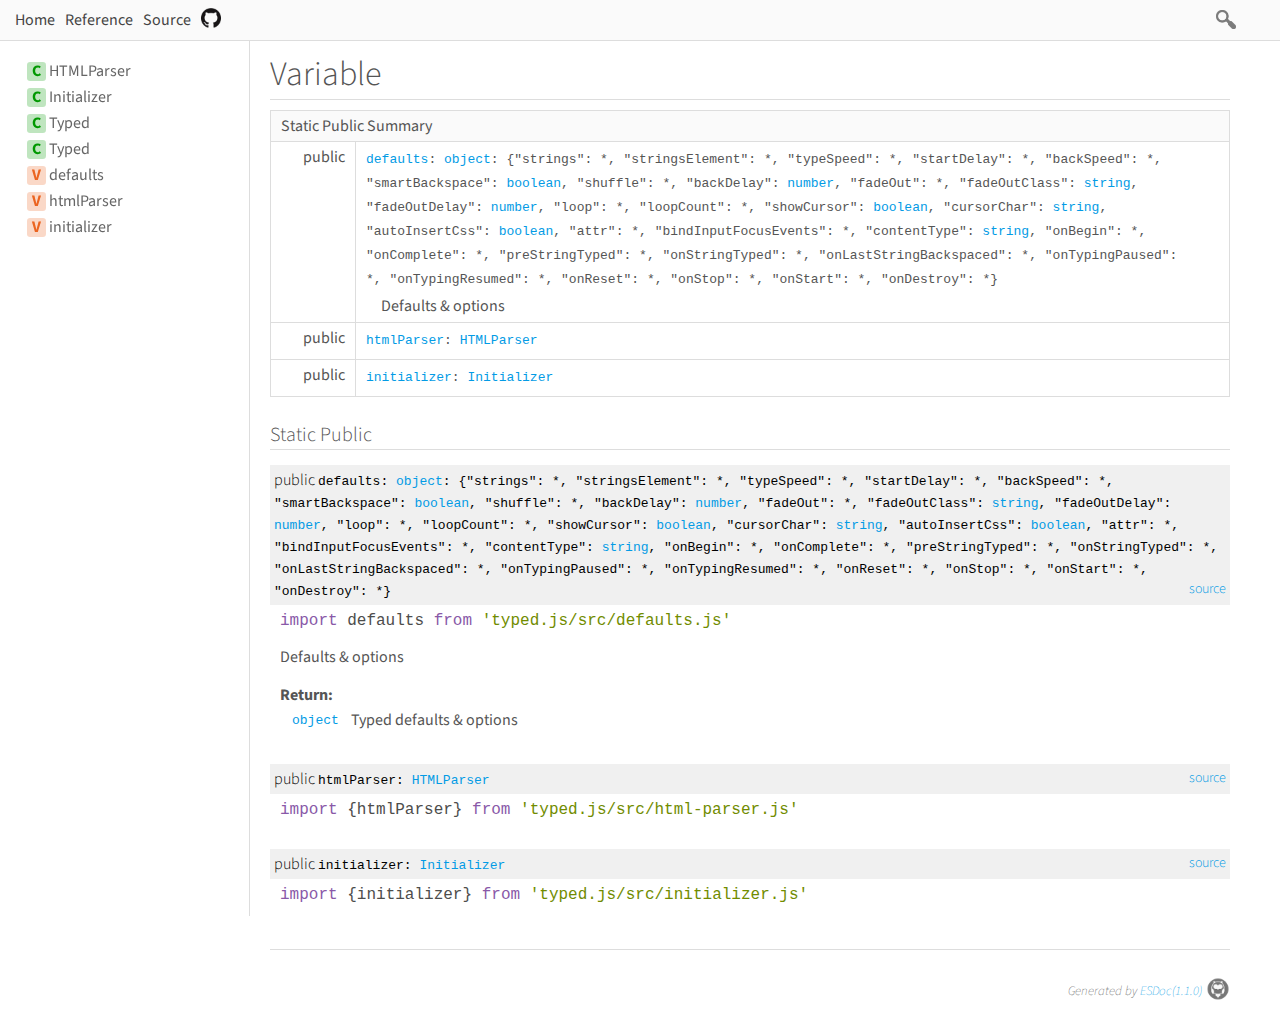
<file: typed.js-main/docs/variable/index.html>
<!DOCTYPE html>
<html>
<head>
  <meta charset="utf-8">
  <base data-ice="baseUrl" href="../">
  <title data-ice="title">Variable | typed.js</title>
  <link type="text/css" rel="stylesheet" href="css/style.css">
  <link type="text/css" rel="stylesheet" href="css/prettify-tomorrow.css">
  <script src="script/prettify/prettify.js"></script>
  <script src="script/manual.js"></script>
<meta name="description" content="A JavaScript Typing Animation Library"><meta property="twitter:card" content="summary"><meta property="twitter:title" content="typed.js"><meta property="twitter:description" content="A JavaScript Typing Animation Library"></head>
<body class="layout-container" data-ice="rootContainer">

<header>
  <a href="./">Home</a>
  
  <a href="identifiers.html">Reference</a>
  <a href="source.html">Source</a>
  
  <div class="search-box">
  <span>
    <img src="./image/search.png">
    <span class="search-input-edge"></span><input class="search-input"><span class="search-input-edge"></span>
  </span>
    <ul class="search-result"></ul>
  </div>
<a style="position:relative; top:3px;" href="https://github.com/mattboldt/typed.js"><img width="20px" src="./image/github.png"></a></header>

<nav class="navigation" data-ice="nav"><div>
  <ul>
    
  <li data-ice="doc"><span data-ice="kind" class="kind-class">C</span><span data-ice="name"><span><a href="class/src/html-parser.js~HTMLParser.html">HTMLParser</a></span></span></li>
<li data-ice="doc"><span data-ice="kind" class="kind-class">C</span><span data-ice="name"><span><a href="class/src/initializer.js~Initializer.html">Initializer</a></span></span></li>
<li data-ice="doc"><span data-ice="kind" class="kind-class">C</span><span data-ice="name"><span><a href="class/src/typed-using-raf.js~Typed.html">Typed</a></span></span></li>
<li data-ice="doc"><span data-ice="kind" class="kind-class">C</span><span data-ice="name"><span><a href="class/src/typed.js~Typed.html">Typed</a></span></span></li>
<li data-ice="doc"><span data-ice="kind" class="kind-variable">V</span><span data-ice="name"><span><a href="variable/index.html#static-variable-defaults">defaults</a></span></span></li>
<li data-ice="doc"><span data-ice="kind" class="kind-variable">V</span><span data-ice="name"><span><a href="variable/index.html#static-variable-htmlParser">htmlParser</a></span></span></li>
<li data-ice="doc"><span data-ice="kind" class="kind-variable">V</span><span data-ice="name"><span><a href="variable/index.html#static-variable-initializer">initializer</a></span></span></li>
</ul>
</div>
</nav>

<div class="content" data-ice="content"><h1 data-ice="title">Variable</h1>
<div data-ice="summaries"><table class="summary" data-ice="summary">
  <thead><tr><td data-ice="title" colspan="3">Static Public Summary</td></tr></thead>
  <tbody>
  
  <tr data-ice="target">
    <td>
      <span class="access" data-ice="access">public</span>
      
      
      
      <span class="override" data-ice="override"></span>
    </td>
    <td>
      <div>
        <p>
          
          
          
          <span class="code" data-ice="name"><span><a href="variable/index.html#static-variable-defaults">defaults</a></span></span><span class="code" data-ice="signature">: <span><a href="https://developer.mozilla.org/en-US/docs/Web/JavaScript/Reference/Global_Objects/Object">object</a></span>: {&quot;strings&quot;: <span>*</span>, &quot;stringsElement&quot;: <span>*</span>, &quot;typeSpeed&quot;: <span>*</span>, &quot;startDelay&quot;: <span>*</span>, &quot;backSpeed&quot;: <span>*</span>, &quot;smartBackspace&quot;: <span><a href="https://developer.mozilla.org/en-US/docs/Web/JavaScript/Reference/Global_Objects/Boolean">boolean</a></span>, &quot;shuffle&quot;: <span>*</span>, &quot;backDelay&quot;: <span><a href="https://developer.mozilla.org/en-US/docs/Web/JavaScript/Reference/Global_Objects/Number">number</a></span>, &quot;fadeOut&quot;: <span>*</span>, &quot;fadeOutClass&quot;: <span><a href="https://developer.mozilla.org/en-US/docs/Web/JavaScript/Reference/Global_Objects/String">string</a></span>, &quot;fadeOutDelay&quot;: <span><a href="https://developer.mozilla.org/en-US/docs/Web/JavaScript/Reference/Global_Objects/Number">number</a></span>, &quot;loop&quot;: <span>*</span>, &quot;loopCount&quot;: <span>*</span>, &quot;showCursor&quot;: <span><a href="https://developer.mozilla.org/en-US/docs/Web/JavaScript/Reference/Global_Objects/Boolean">boolean</a></span>, &quot;cursorChar&quot;: <span><a href="https://developer.mozilla.org/en-US/docs/Web/JavaScript/Reference/Global_Objects/String">string</a></span>, &quot;autoInsertCss&quot;: <span><a href="https://developer.mozilla.org/en-US/docs/Web/JavaScript/Reference/Global_Objects/Boolean">boolean</a></span>, &quot;attr&quot;: <span>*</span>, &quot;bindInputFocusEvents&quot;: <span>*</span>, &quot;contentType&quot;: <span><a href="https://developer.mozilla.org/en-US/docs/Web/JavaScript/Reference/Global_Objects/String">string</a></span>, &quot;onBegin&quot;: <span>*</span>, &quot;onComplete&quot;: <span>*</span>, &quot;preStringTyped&quot;: <span>*</span>, &quot;onStringTyped&quot;: <span>*</span>, &quot;onLastStringBackspaced&quot;: <span>*</span>, &quot;onTypingPaused&quot;: <span>*</span>, &quot;onTypingResumed&quot;: <span>*</span>, &quot;onReset&quot;: <span>*</span>, &quot;onStop&quot;: <span>*</span>, &quot;onStart&quot;: <span>*</span>, &quot;onDestroy&quot;: <span>*</span>}</span>
        </p>
      </div>
      <div>
        
        
        <div data-ice="description"><p>Defaults &amp; options</p>
</div>
      </div>
    </td>
    <td>
      
      
    </td>
  </tr>
<tr data-ice="target">
    <td>
      <span class="access" data-ice="access">public</span>
      
      
      
      <span class="override" data-ice="override"></span>
    </td>
    <td>
      <div>
        <p>
          
          
          
          <span class="code" data-ice="name"><span><a href="variable/index.html#static-variable-htmlParser">htmlParser</a></span></span><span class="code" data-ice="signature">: <span><a href="class/src/html-parser.js~HTMLParser.html">HTMLParser</a></span></span>
        </p>
      </div>
      <div>
        
        
        
      </div>
    </td>
    <td>
      
      
    </td>
  </tr>
<tr data-ice="target">
    <td>
      <span class="access" data-ice="access">public</span>
      
      
      
      <span class="override" data-ice="override"></span>
    </td>
    <td>
      <div>
        <p>
          
          
          
          <span class="code" data-ice="name"><span><a href="variable/index.html#static-variable-initializer">initializer</a></span></span><span class="code" data-ice="signature">: <span><a href="class/src/initializer.js~Initializer.html">Initializer</a></span></span>
        </p>
      </div>
      <div>
        
        
        
      </div>
    </td>
    <td>
      
      
    </td>
  </tr>
</tbody>
</table>
</div>
<div data-ice="details"><h2 data-ice="title">Static Public </h2>

<div class="detail" data-ice="detail">
  <h3 data-ice="anchor" id="static-variable-defaults">
    <span class="access" data-ice="access">public</span>
    
    
    
    
    
    <span class="code" data-ice="name">defaults</span><span class="code" data-ice="signature">: <span><a href="https://developer.mozilla.org/en-US/docs/Web/JavaScript/Reference/Global_Objects/Object">object</a></span>: {&quot;strings&quot;: <span>*</span>, &quot;stringsElement&quot;: <span>*</span>, &quot;typeSpeed&quot;: <span>*</span>, &quot;startDelay&quot;: <span>*</span>, &quot;backSpeed&quot;: <span>*</span>, &quot;smartBackspace&quot;: <span><a href="https://developer.mozilla.org/en-US/docs/Web/JavaScript/Reference/Global_Objects/Boolean">boolean</a></span>, &quot;shuffle&quot;: <span>*</span>, &quot;backDelay&quot;: <span><a href="https://developer.mozilla.org/en-US/docs/Web/JavaScript/Reference/Global_Objects/Number">number</a></span>, &quot;fadeOut&quot;: <span>*</span>, &quot;fadeOutClass&quot;: <span><a href="https://developer.mozilla.org/en-US/docs/Web/JavaScript/Reference/Global_Objects/String">string</a></span>, &quot;fadeOutDelay&quot;: <span><a href="https://developer.mozilla.org/en-US/docs/Web/JavaScript/Reference/Global_Objects/Number">number</a></span>, &quot;loop&quot;: <span>*</span>, &quot;loopCount&quot;: <span>*</span>, &quot;showCursor&quot;: <span><a href="https://developer.mozilla.org/en-US/docs/Web/JavaScript/Reference/Global_Objects/Boolean">boolean</a></span>, &quot;cursorChar&quot;: <span><a href="https://developer.mozilla.org/en-US/docs/Web/JavaScript/Reference/Global_Objects/String">string</a></span>, &quot;autoInsertCss&quot;: <span><a href="https://developer.mozilla.org/en-US/docs/Web/JavaScript/Reference/Global_Objects/Boolean">boolean</a></span>, &quot;attr&quot;: <span>*</span>, &quot;bindInputFocusEvents&quot;: <span>*</span>, &quot;contentType&quot;: <span><a href="https://developer.mozilla.org/en-US/docs/Web/JavaScript/Reference/Global_Objects/String">string</a></span>, &quot;onBegin&quot;: <span>*</span>, &quot;onComplete&quot;: <span>*</span>, &quot;preStringTyped&quot;: <span>*</span>, &quot;onStringTyped&quot;: <span>*</span>, &quot;onLastStringBackspaced&quot;: <span>*</span>, &quot;onTypingPaused&quot;: <span>*</span>, &quot;onTypingResumed&quot;: <span>*</span>, &quot;onReset&quot;: <span>*</span>, &quot;onStop&quot;: <span>*</span>, &quot;onStart&quot;: <span>*</span>, &quot;onDestroy&quot;: <span>*</span>}</span>
    <span class="right-info">
      
      
      <span data-ice="source"><span><a href="file/src/defaults.js.html#lineNumber7">source</a></span></span>
    </span>
  </h3>

  <div data-ice="importPath" class="import-path"><pre class="prettyprint"><code data-ice="importPathCode">import defaults from &apos;<span><a href="file/src/defaults.js.html#lineNumber7">typed.js/src/defaults.js</a></span>&apos;</code></pre></div>
  
  
  <div data-ice="description"><p>Defaults &amp; options</p>
</div>

  

  <div data-ice="properties">
</div>

  <div class="return-params" data-ice="returnParams">
    <h4>Return:</h4>
    <table>
      <tbody>
        <tr>
          <td class="return-type code" data-ice="returnType"><span><a href="https://developer.mozilla.org/en-US/docs/Web/JavaScript/Reference/Global_Objects/Object">object</a></span></td>
          <td class="return-desc" data-ice="returnDescription"><p>Typed defaults &amp; options</p>
</td>
        </tr>
      </tbody>
    </table>
    <div data-ice="returnProperties">
</div>
  </div>

  

  

  

  

  

  

  
  
</div>
<div class="detail" data-ice="detail">
  <h3 data-ice="anchor" id="static-variable-htmlParser">
    <span class="access" data-ice="access">public</span>
    
    
    
    
    
    <span class="code" data-ice="name">htmlParser</span><span class="code" data-ice="signature">: <span><a href="class/src/html-parser.js~HTMLParser.html">HTMLParser</a></span></span>
    <span class="right-info">
      
      
      <span data-ice="source"><span><a href="file/src/html-parser.js.html#lineNumber67">source</a></span></span>
    </span>
  </h3>

  <div data-ice="importPath" class="import-path"><pre class="prettyprint"><code data-ice="importPathCode">import {htmlParser} from &apos;<span><a href="file/src/html-parser.js.html#lineNumber67">typed.js/src/html-parser.js</a></span>&apos;</code></pre></div>
  
  
  

  

  <div data-ice="properties">
</div>

  

  

  

  

  

  

  

  
  
</div>
<div class="detail" data-ice="detail">
  <h3 data-ice="anchor" id="static-variable-initializer">
    <span class="access" data-ice="access">public</span>
    
    
    
    
    
    <span class="code" data-ice="name">initializer</span><span class="code" data-ice="signature">: <span><a href="class/src/initializer.js~Initializer.html">Initializer</a></span></span>
    <span class="right-info">
      
      
      <span data-ice="source"><span><a href="file/src/initializer.js.html#lineNumber210">source</a></span></span>
    </span>
  </h3>

  <div data-ice="importPath" class="import-path"><pre class="prettyprint"><code data-ice="importPathCode">import {initializer} from &apos;<span><a href="file/src/initializer.js.html#lineNumber210">typed.js/src/initializer.js</a></span>&apos;</code></pre></div>
  
  
  

  

  <div data-ice="properties">
</div>

  

  

  

  

  

  

  

  
  
</div>
</div>
</div>

<footer class="footer">
  Generated by <a href="https://esdoc.org">ESDoc<span data-ice="esdocVersion">(1.1.0)</span><img src="./image/esdoc-logo-mini-black.png"></a>
</footer>

<script src="script/search_index.js"></script>
<script src="script/search.js"></script>
<script src="script/pretty-print.js"></script>
<script src="script/inherited-summary.js"></script>
<script src="script/test-summary.js"></script>
<script src="script/inner-link.js"></script>
<script src="script/patch-for-local.js"></script>
</body>
</html>
</file>
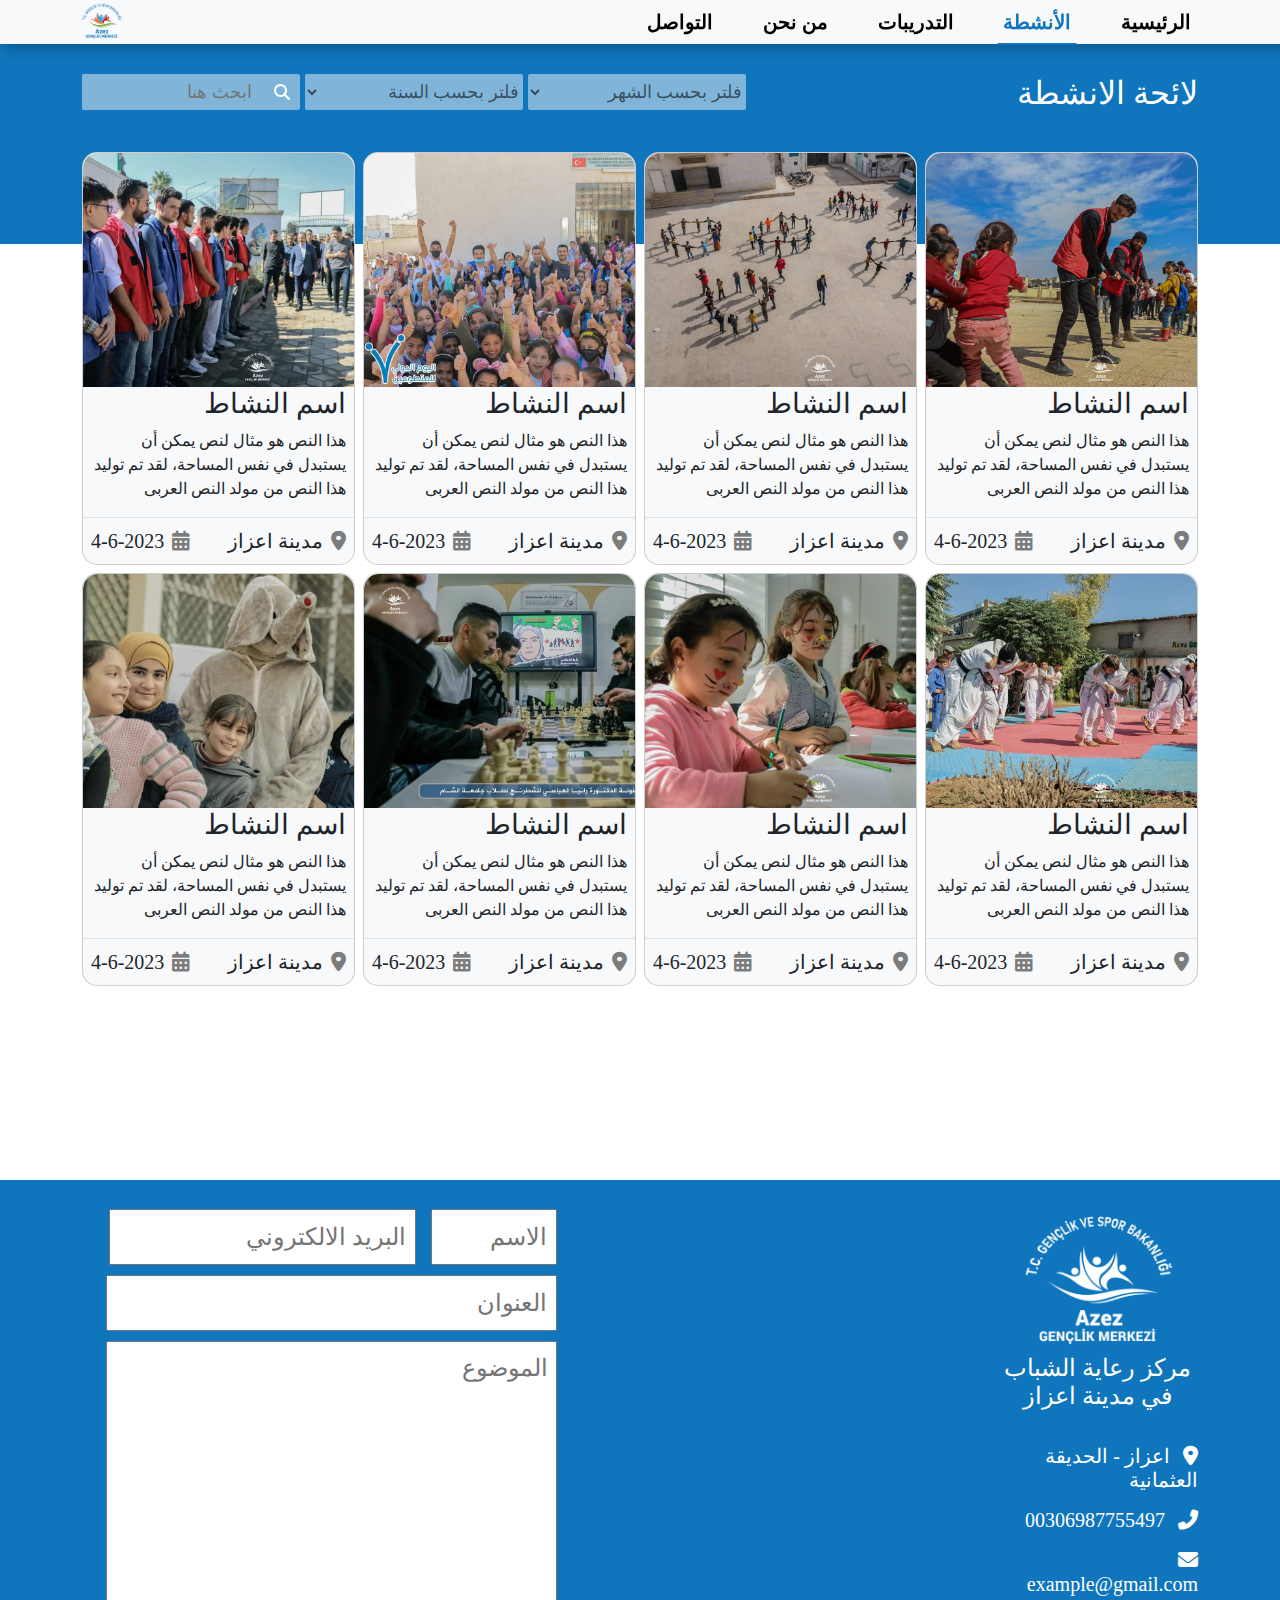
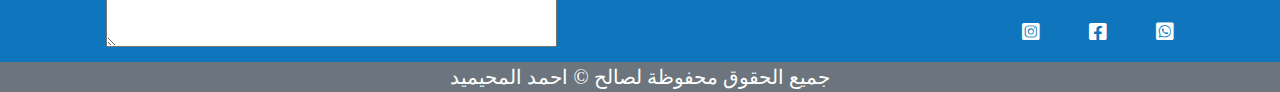
<file: activities.html>
<!DOCTYPE html>
<html lang="en">

<head>
    <meta charset="UTF-8">
    <meta http-equiv="X-UA-Compatible" content="IE=edge">
    <meta name="viewport" content="width=device-width, initial-scale=1.0">
    <meta name="description" content="شاب مثقف يبني وطنه">
    <link rel="shortcut icon" href="/images/icon.png" type="image/x-icon" />
    <title>أنشطة مركز رعاية الشباب</title>
    <!-- bootstrap css file -->
    <link rel="stylesheet" href="css/bootstrap.css">
    <!-- font awesome file -->
    <link rel="stylesheet" href="css/all.min.css">
    <!-- css file -->
    <link rel="stylesheet" href="css/style.css">
</head>

<body dir="rtl">
    <!-- navBar Starts -->
    <nav class="navbar">
        <div class="container">
            <ul class="links">
                <li ><a href="index.html">الرئيسية</a></li>
                <li class="active"><a href="activities.html">الأنشطة</a></li>
                <li><a href="drills.html">التدريبات</a></li>
                <li><a href="about.html">من نحن</a></li>
                <li><a href="#contact">التواصل</a></li>
            </ul>
            <div class="brand">
                <img src="images/logo.png" alt="">
            </div>
        </div>
    </nav>
    <div class="clear-fix"></div>
    <!-- navBar Ends -->
    <section class="section_blue"></section>
    <!-- activities show starts-->
    <section class="section2">
        <div class="cont container">
        <div class="row-md-2 pb-4 text-white">
            <h2>لائحة الانشطة</h2>
            <!-- filter and search section-->
            <div class="row-md-3">
            <select name="" id="" >
                <option value="">فلتر بحسب الشهر</option>
            </select>
            <select name="" id="" >
                <option value="">فلتر بحسب السنة</option>
            </select>
            <div class="po">
            <i class="fa-solid fa-magnifying-glass search_icon"></i>
            <input type="text" placeholder="ابحث هنا" class="pe-5">
            </div>
        </div>
        </div>
        <div class="row-g2 mt-2 activites">
            <!-- activitie card-->
            <div class="card p-0">
                <div class="card_image p-0 rounded-top" style="background-image: url('images/activity1.jpg');">
                </div>
                <h3 class="px-2">اسم النشاط</h3>
                <p class="px-2">هذا النص هو مثال لنص يمكن أن يستبدل في نفس المساحة، لقد تم توليد هذا النص من مولد النص العربى
                </p>
                <div class="d-flex p-2 justify-content-between align-items-center border-top fs-5">
                    <div ><i class="fa-solid fa-location-dot text-black-50 ms-2"></i>مدينة اعزاز</div>
                    <div><i class="fa-solid fa-calendar-days text-black-50 ms-2"></i>4-6-2023</div>
                </div>
            </div>
            <div class="card p-0">
                <div class="card_image p-0 rounded-top" style="background-image: url('images/activity2.jpg');">
                </div>
                <h3 class="px-2">اسم النشاط</h3>
                <p class="px-2">هذا النص هو مثال لنص يمكن أن يستبدل في نفس المساحة، لقد تم توليد هذا النص من مولد النص العربى
                </p>
                <div class="d-flex p-2 justify-content-between align-items-center border-top fs-5">
                    <div ><i class="fa-solid fa-location-dot text-black-50 ms-2"></i>مدينة اعزاز</div>
                    <div><i class="fa-solid fa-calendar-days text-black-50 ms-2"></i>4-6-2023</div>
                </div>
            </div>
            <div class="card p-0">
                <div class="card_image p-0 rounded-top" style="background-image: url('images/activity3.jpg');">
                </div>
                <h3 class="px-2">اسم النشاط</h3>
                <p class="px-2">هذا النص هو مثال لنص يمكن أن يستبدل في نفس المساحة، لقد تم توليد هذا النص من مولد النص العربى
                </p>
                <div class="d-flex p-2 justify-content-between align-items-center border-top fs-5">
                    <div ><i class="fa-solid fa-location-dot text-black-50 ms-2"></i>مدينة اعزاز</div>
                    <div><i class="fa-solid fa-calendar-days text-black-50 ms-2"></i>4-6-2023</div>
                </div>
            </div>
            <div class="card p-0">
                <div class="card_image p-0 rounded-top" style="background-image: url('images/activity4.jpg');">
                </div>
                <h3 class="px-2">اسم النشاط</h3>
                <p class="px-2">هذا النص هو مثال لنص يمكن أن يستبدل في نفس المساحة، لقد تم توليد هذا النص من مولد النص العربى
                </p>
                <div class="d-flex p-2 justify-content-between align-items-center border-top fs-5">
                    <div ><i class="fa-solid fa-location-dot text-black-50 ms-2"></i>مدينة اعزاز</div>
                    <div><i class="fa-solid fa-calendar-days text-black-50 ms-2"></i>4-6-2023</div>
                </div>
            </div>
            <div class="card p-0">
                <div class="card_image p-0 rounded-top" style="background-image: url('images/activity5.jpg');">
                </div>
                <h3 class="px-2">اسم النشاط</h3>
                <p class="px-2">هذا النص هو مثال لنص يمكن أن يستبدل في نفس المساحة، لقد تم توليد هذا النص من مولد النص العربى
                </p>
                <div class="d-flex p-2 justify-content-between align-items-center border-top fs-5">
                    <div ><i class="fa-solid fa-location-dot text-black-50 ms-2"></i>مدينة اعزاز</div>
                    <div><i class="fa-solid fa-calendar-days text-black-50 ms-2"></i>4-6-2023</div>
                </div>
            </div>
            <div class="card p-0">
                <div class="card_image p-0 rounded-top" style="background-image: url('images/activity6.jpg');">
                </div>
                <h3 class="px-2">اسم النشاط</h3>
                <p class="px-2">هذا النص هو مثال لنص يمكن أن يستبدل في نفس المساحة، لقد تم توليد هذا النص من مولد النص العربى
                </p>
                <div class="d-flex p-2 justify-content-between align-items-center border-top fs-5">
                    <div ><i class="fa-solid fa-location-dot text-black-50 ms-2"></i>مدينة اعزاز</div>
                    <div><i class="fa-solid fa-calendar-days text-black-50 ms-2"></i>4-6-2023</div>
                </div>
            </div>
            <div class="card p-0">
                <div class="card_image p-0 rounded-top" style="background-image: url('images/activity7.jpg');">
                </div>
                <h3 class="px-2">اسم النشاط</h3>
                <p class="px-2">هذا النص هو مثال لنص يمكن أن يستبدل في نفس المساحة، لقد تم توليد هذا النص من مولد النص العربى
                </p>
                <div class="d-flex p-2 justify-content-between align-items-center border-top fs-5">
                    <div ><i class="fa-solid fa-location-dot text-black-50 ms-2"></i>مدينة اعزاز</div>
                    <div><i class="fa-solid fa-calendar-days text-black-50 ms-2"></i>4-6-2023</div>
                </div>
            </div>
            <div class="card p-0">
                <div class="card_image p-0 rounded-top" style="background-image: url('images/activity8.jpg');">
                </div>
                <h3 class="px-2">اسم النشاط</h3>
                <p class="px-2">هذا النص هو مثال لنص يمكن أن يستبدل في نفس المساحة، لقد تم توليد هذا النص من مولد النص العربى
                </p>
                <div class="d-flex p-2 justify-content-between align-items-center border-top fs-5">
                    <div ><i class="fa-solid fa-location-dot text-black-50 ms-2"></i>مدينة اعزاز</div>
                    <div><i class="fa-solid fa-calendar-days text-black-50 ms-2"></i>4-6-2023</div>
                </div>
            </div>
    </div>
    </section>
<!-- footer section starts -->
<footer class="end_section mt-4">
    <section class="container">
        <div class="contact_form row pt-4 " id="contact">
            <div class="col-md-3 text-white ps-5 row">
                <div class="col-7 col-md-12 text-center">
                <img src="/images/icon.png" alt="" width="150px" >
                <h4 >مركز رعاية الشباب في مدينة اعزاز</h4>
                </div>
                <div class="col-5 col-md-12">
                    <h5 class="mt-3"><a href="#" class="text-white text-decoration-none"><i class="fa-solid fa-location-dot ms-2 "></i> اعزاز - الحديقة العثمانية</a></h5>
                    <h5 class="mt-3"><a href="tel:00306987755497" class="text-white text-decoration-none"><i class="fa-solid fa-phone-flip ms-2"></i> 00306987755497</a></h5>
                    <h5 class="mt-3"><a href="mailto:example@gmail.com" class="text-white text-decoration-none"><i class="fa-solid fa-envelope ms-2"></i> example@gmail.com</a></h5>
                    <h5 class="d-flex justify-content-around mt-4"><a href="#" class="text-white text-decoration-none"><i class="fa-brands fa-square-whatsapp"></i></a><a href="#" class="text-white "><i class="fa-brands fa-square-facebook"></i></a><a href="#" class="text-white "><i class="fa-brands fa-square-instagram"></i></a></h5>
                </div>
            </div>
            <!-- center location -->
            <iframe src="https://www.google.com/maps/embed?pb=!1m18!1m12!1m3!1d890.0441401215944!2d37.04086290761839!3d36.58488964974748!2m3!1f0!2f0!3f0!3m2!1i1024!2i768!4f13.1!3m3!1m2!1s0x152fc31e96f1e4a9%3A0x6395536da635abe7!2z2YXYsdmD2LIg2LHYudin2YrYqSDYp9mE2LTYqNin2Kg!5e1!3m2!1sar!2s!4v1678622896455!5m2!1sar!2s" class="col-md-4  mt-1 mb-3" style="border:0;" allowfullscreen="" loading="lazy" referrerpolicy="no-referrer-when-downgrade"></iframe>            
            <form action="" class="col-md-5">
                <input type="text" placeholder="الاسم">
                <input type="email" placeholder="البريد الالكتروني"  >
                <input type="text" placeholder="العنوان" class="w-100">
                <textarea name="" id="" cols="10" rows="8" placeholder="الموضوع" class="w-100"></textarea>
            </form>
        </div>
    </section>
    </footer>
    <div class="text-center text-white bg-secondary fs-5">
        جميع الحقوق محفوظة لصالح &copy احمد المحيميد
    </div>
<!-- footer section ends -->

    <!-- bootstrap js file -->
    <script src="js/bootstrap.js"></script>
    <!-- js files -->
    <script src="js/jquery-3.6.4.min.js"></script>
    <script src="js/main.js"></script>
</body>

</html>
</file>
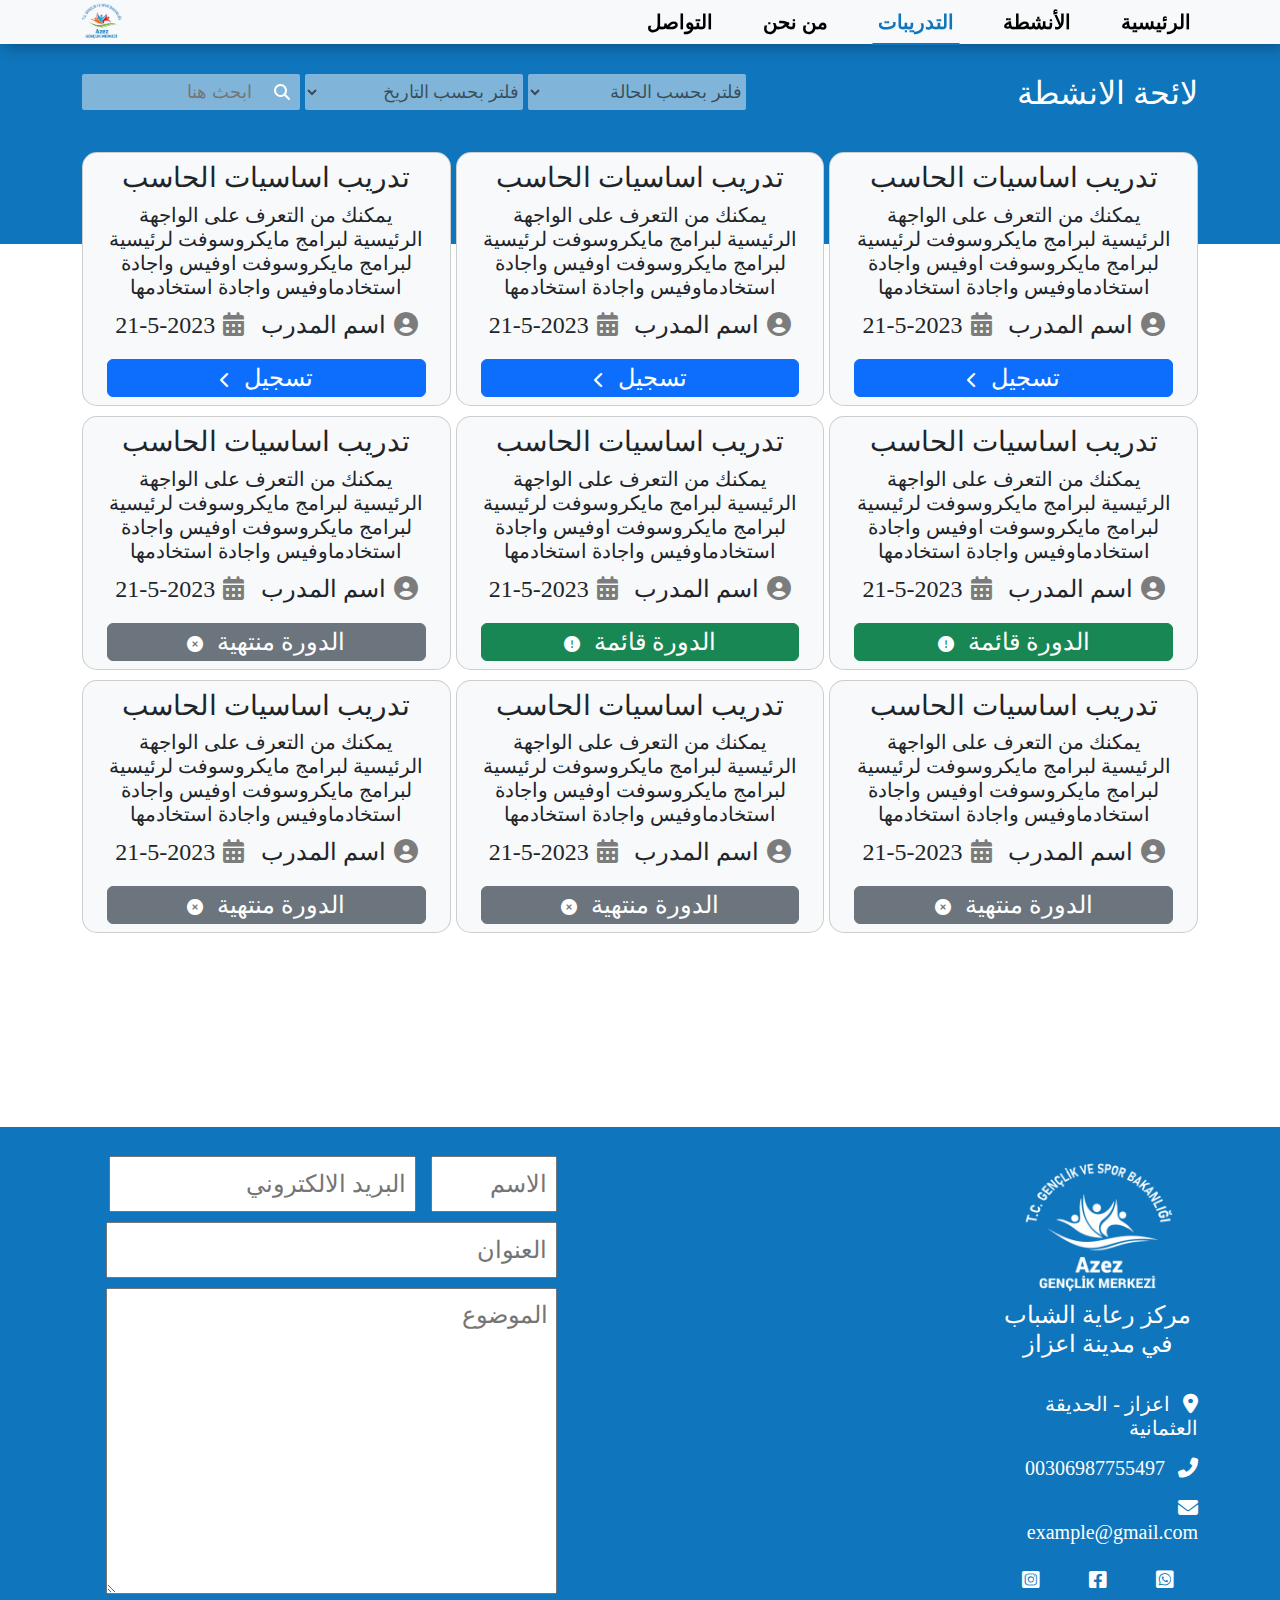
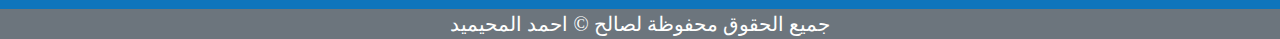
<file: drills.html>
<!DOCTYPE html>
<html lang="en">

<head>
    <meta charset="UTF-8">
    <meta http-equiv="X-UA-Compatible" content="IE=edge">
    <meta name="viewport" content="width=device-width, initial-scale=1.0">
    <meta name="description" content="شاب مثقف يبني وطنه">
    <link rel="shortcut icon" href="/images/icon.png" type="image/x-icon" />
    <title>أنشطة مركز رعاية الشباب</title>
    <!-- bootstrap css file -->
    <link rel="stylesheet" href="css/bootstrap.css">
    <!-- font awesome file -->
    <link rel="stylesheet" href="css/all.min.css">
    <!-- css file -->
    <link rel="stylesheet" href="css/style.css">
</head>

<body dir="rtl">
    <!-- navBar Starts -->
    <nav class="navbar">
        <div class="container">
            <ul class="links">
                <li ><a href="index.html">الرئيسية</a></li>
                <li ><a href="activities.html">الأنشطة</a></li>
                <li class="active"><a href="drills.html">التدريبات</a></li>
                <li><a href="about.html">من نحن</a></li>
                <li><a href="#contact">التواصل</a></li>
            </ul>
            <div class="brand">
                <img src="images/logo.png" alt="">
            </div>
        </div>
    </nav>
    <div class="clear-fix"></div>
    <!-- navBar Ends -->
    <section class="section_blue"></section>
    <section class="section2">
        <div class="cont container">
        <div class="row-md-2 pb-4 text-white">
            <h2>لائحة الانشطة</h2>
            <!-- filter and search section-->
            <div class="row-md-3">
            <select name="" id="" >
                <option value="" selected >فلتر بحسب الحالة</option>
                <option value=""  >تدريبات متاحة</i></option>
                <option value=""  >تدريبات قائمة</i></option>
                <option value=""  >تدريبات منتهية</i></option>
            </select>
            <select name="" id="" >
                <option value="">فلتر بحسب التاريخ</option>
            </select>
            <div class="po">
            <i class="fa-solid fa-magnifying-glass search_icon"></i>
            <input type="text" placeholder="ابحث هنا" class="pe-5">
            </div>
        </div>
        </div>
        <div class="row-md-3 mt-2">
            <div class="card text-center  py-2 px-4">
                <h3 >تدريب اساسيات الحاسب</h3>
                <h5>يمكنك من التعرف على الواجهة الرئيسية لبرامج مايكروسوفت  لرئيسية لبرامج مايكروسوفت اوفيس واجادة استخادماوفيس واجادة استخادمها</h5>
                <div class="d-flex justify-content-around fs-4">
                    <p><i class="fa-solid fa-circle-user ms-2 text-black-50 "></i>اسم المدرب</p>
                    <p><i class="fa-solid fa-calendar-days ms-2 text-black-50"></i>21-5-2023</p>
                </div>
                <button class="btn btn-primary fs-4 py-0">تسجيل <i
                        class="fa fa-chevron-left fa-beat text-white fs-6 me-2"></i></button>
            </div>
            <div class="card text-center  py-2 px-4">
                <h3 >تدريب اساسيات الحاسب</h3>
                <h5>يمكنك من التعرف على الواجهة الرئيسية لبرامج مايكروسوفت  لرئيسية لبرامج مايكروسوفت اوفيس واجادة استخادماوفيس واجادة استخادمها</h5>
                <div class="d-flex justify-content-around fs-4">
                    <p><i class="fa-solid fa-circle-user ms-2 text-black-50 "></i>اسم المدرب</p>
                    <p><i class="fa-solid fa-calendar-days ms-2 text-black-50"></i>21-5-2023</p>
                </div>
                <button class="btn btn-primary fs-4 py-0">تسجيل <i
                        class="fa fa-chevron-left fa-beat text-white fs-6 me-2"></i></button>
            </div>
            <div class="card text-center  py-2 px-4">
                <h3 >تدريب اساسيات الحاسب</h3>
                <h5>يمكنك من التعرف على الواجهة الرئيسية لبرامج مايكروسوفت  لرئيسية لبرامج مايكروسوفت اوفيس واجادة استخادماوفيس واجادة استخادمها</h5>
                <div class="d-flex justify-content-around fs-4">
                    <p><i class="fa-solid fa-circle-user ms-2 text-black-50 "></i>اسم المدرب</p>
                    <p><i class="fa-solid fa-calendar-days ms-2 text-black-50"></i>21-5-2023</p>
                </div>
                <button class="btn btn-primary fs-4 py-0">تسجيل <i
                        class="fa fa-chevron-left fa-beat text-white fs-6 me-2"></i></button>
            </div>
            <div class="card text-center  py-2 px-4">
                <h3 >تدريب اساسيات الحاسب</h3>
                <h5>يمكنك من التعرف على الواجهة الرئيسية لبرامج مايكروسوفت  لرئيسية لبرامج مايكروسوفت اوفيس واجادة استخادماوفيس واجادة استخادمها</h5>
                <div class="d-flex justify-content-around fs-4">
                    <p><i class="fa-solid fa-circle-user ms-2 text-black-50 "></i>اسم المدرب</p>
                    <p><i class="fa-solid fa-calendar-days ms-2 text-black-50"></i>21-5-2023</p>
                </div>
                <button class="btn btn-success fs-4 py-0">الدورة قائمة
                    <i class="fa-solid fa-circle-exclamation fa-bounce text-white fs-6 me-2"></i>
                </button>
            </div>
            <div class="card text-center  py-2 px-4">
                <h3 >تدريب اساسيات الحاسب</h3>
                <h5>يمكنك من التعرف على الواجهة الرئيسية لبرامج مايكروسوفت  لرئيسية لبرامج مايكروسوفت اوفيس واجادة استخادماوفيس واجادة استخادمها</h5>
                <div class="d-flex justify-content-around fs-4">
                    <p><i class="fa-solid fa-circle-user ms-2 text-black-50 "></i>اسم المدرب</p>
                    <p><i class="fa-solid fa-calendar-days ms-2 text-black-50"></i>21-5-2023</p>
                </div>
                <button class="btn btn-success fs-4 py-0">الدورة قائمة
                        <i class="fa-solid fa-circle-exclamation fa-bounce text-white fs-6 me-2"></i>
                    </button>
            </div>
            <div class="card text-center  py-2 px-4">
                <h3 >تدريب اساسيات الحاسب</h3>
                <h5>يمكنك من التعرف على الواجهة الرئيسية لبرامج مايكروسوفت  لرئيسية لبرامج مايكروسوفت اوفيس واجادة استخادماوفيس واجادة استخادمها</h5>
                <div class="d-flex justify-content-around fs-4">
                    <p><i class="fa-solid fa-circle-user ms-2 text-black-50 "></i>اسم المدرب</p>
                    <p><i class="fa-solid fa-calendar-days ms-2 text-black-50"></i>21-5-2023</p>
                </div>
                <button class="btn btn-secondary fs-4 py-0">الدورة منتهية
                        <i class="fa-solid fa-circle-xmark fa-shake fs-6 me-2"></i>
                    </button>
            </div>
            <div class="card text-center  py-2 px-4">
                <h3 >تدريب اساسيات الحاسب</h3>
                <h5>يمكنك من التعرف على الواجهة الرئيسية لبرامج مايكروسوفت  لرئيسية لبرامج مايكروسوفت اوفيس واجادة استخادماوفيس واجادة استخادمها</h5>
                <div class="d-flex justify-content-around fs-4">
                    <p><i class="fa-solid fa-circle-user ms-2 text-black-50 "></i>اسم المدرب</p>
                    <p><i class="fa-solid fa-calendar-days ms-2 text-black-50"></i>21-5-2023</p>
                </div>
                <button class="btn btn-secondary fs-4 py-0">الدورة منتهية
                        <i class="fa-solid fa-circle-xmark fa-shake fs-6 me-2"></i>
                    </button>
            </div>
            <div class="card text-center  py-2 px-4">
                <h3 >تدريب اساسيات الحاسب</h3>
                <h5>يمكنك من التعرف على الواجهة الرئيسية لبرامج مايكروسوفت  لرئيسية لبرامج مايكروسوفت اوفيس واجادة استخادماوفيس واجادة استخادمها</h5>
                <div class="d-flex justify-content-around fs-4">
                    <p><i class="fa-solid fa-circle-user ms-2 text-black-50 "></i>اسم المدرب</p>
                    <p><i class="fa-solid fa-calendar-days ms-2 text-black-50"></i>21-5-2023</p>
                </div>
                <button class="btn btn-secondary fs-4 py-0">الدورة منتهية
                        <i class="fa-solid fa-circle-xmark fa-shake fs-6 me-2"></i>
                    </button>
            </div>
            <div class="card text-center  py-2 px-4">
                <h3 >تدريب اساسيات الحاسب</h3>
                <h5>يمكنك من التعرف على الواجهة الرئيسية لبرامج مايكروسوفت  لرئيسية لبرامج مايكروسوفت اوفيس واجادة استخادماوفيس واجادة استخادمها</h5>
                <div class="d-flex justify-content-around fs-4">
                    <p><i class="fa-solid fa-circle-user ms-2 text-black-50 "></i>اسم المدرب</p>
                    <p><i class="fa-solid fa-calendar-days ms-2 text-black-50"></i>21-5-2023</p>
                </div>
                <button class="btn btn-secondary fs-4 py-0">الدورة منتهية
                        <i class="fa-solid fa-circle-xmark fa-shake fs-6 me-2"></i>
                    </button>
            </div>
            
        </div>
        </div>
    </section>

    <!-- footer section starts -->
<footer class="end_section mt-4">
    <section class="container">
        <div class="contact_form row pt-4 " id="contact">
            <!-- قائمة التنقل بين الصفحات -->
            <div class="col-md-3 text-white ps-5 row">
                <div class="col-7 col-md-12 text-center">
                <img src="/images/icon.png" alt="" width="150px" >
                <h4 >مركز رعاية الشباب في مدينة اعزاز</h4>
                </div>
                <div class="col-5 col-md-12">
                    <h5 class="mt-3"><a href="#" class="text-white text-decoration-none"><i class="fa-solid fa-location-dot ms-2 "></i> اعزاز - الحديقة العثمانية</a></h5>
                    <h5 class="mt-3"><a href="tel:00306987755497" class="text-white text-decoration-none"><i class="fa-solid fa-phone-flip ms-2"></i> 00306987755497</a></h5>
                    <h5 class="mt-3"><a href="mailto:example@gmail.com" class="text-white text-decoration-none"><i class="fa-solid fa-envelope ms-2"></i> example@gmail.com</a></h5>
                    <h5 class="d-flex justify-content-around mt-4"><a href="#" class="text-white text-decoration-none"><i class="fa-brands fa-square-whatsapp"></i></a><a href="#" class="text-white "><i class="fa-brands fa-square-facebook"></i></a><a href="#" class="text-white "><i class="fa-brands fa-square-instagram"></i></a></h5>
                </div>
            </div>
            <!-- خريطة الموقع  -->
            <iframe src="https://www.google.com/maps/embed?pb=!1m18!1m12!1m3!1d890.0441401215944!2d37.04086290761839!3d36.58488964974748!2m3!1f0!2f0!3f0!3m2!1i1024!2i768!4f13.1!3m3!1m2!1s0x152fc31e96f1e4a9%3A0x6395536da635abe7!2z2YXYsdmD2LIg2LHYudin2YrYqSDYp9mE2LTYqNin2Kg!5e1!3m2!1sar!2s!4v1678622896455!5m2!1sar!2s" class="col-md-4  mt-1 mb-3" style="border:0;" allowfullscreen="" loading="lazy" referrerpolicy="no-referrer-when-downgrade"></iframe>            
            <form action="" class="col-md-5">
                <input type="text" placeholder="الاسم">
                <input type="email" placeholder="البريد الالكتروني"  >
                <input type="text" placeholder="العنوان" class="w-100">
                <textarea name="" id="" cols="10" rows="8" placeholder="الموضوع" class="w-100"></textarea>
            </form>
        </div>
    </section>
    </footer>
    <div class="text-center text-white bg-secondary fs-5">
        جميع الحقوق محفوظة لصالح &copy احمد المحيميد
    </div>
<!-- footer section ends -->

    <!-- bootstrap js file -->
    <script src="js/bootstrap.js"></script>
    <!-- js files -->
    <script src="js/jquery-3.6.4.min.js"></script>
    <script src="js/main.js"></script>
</body>

</html>
</file>
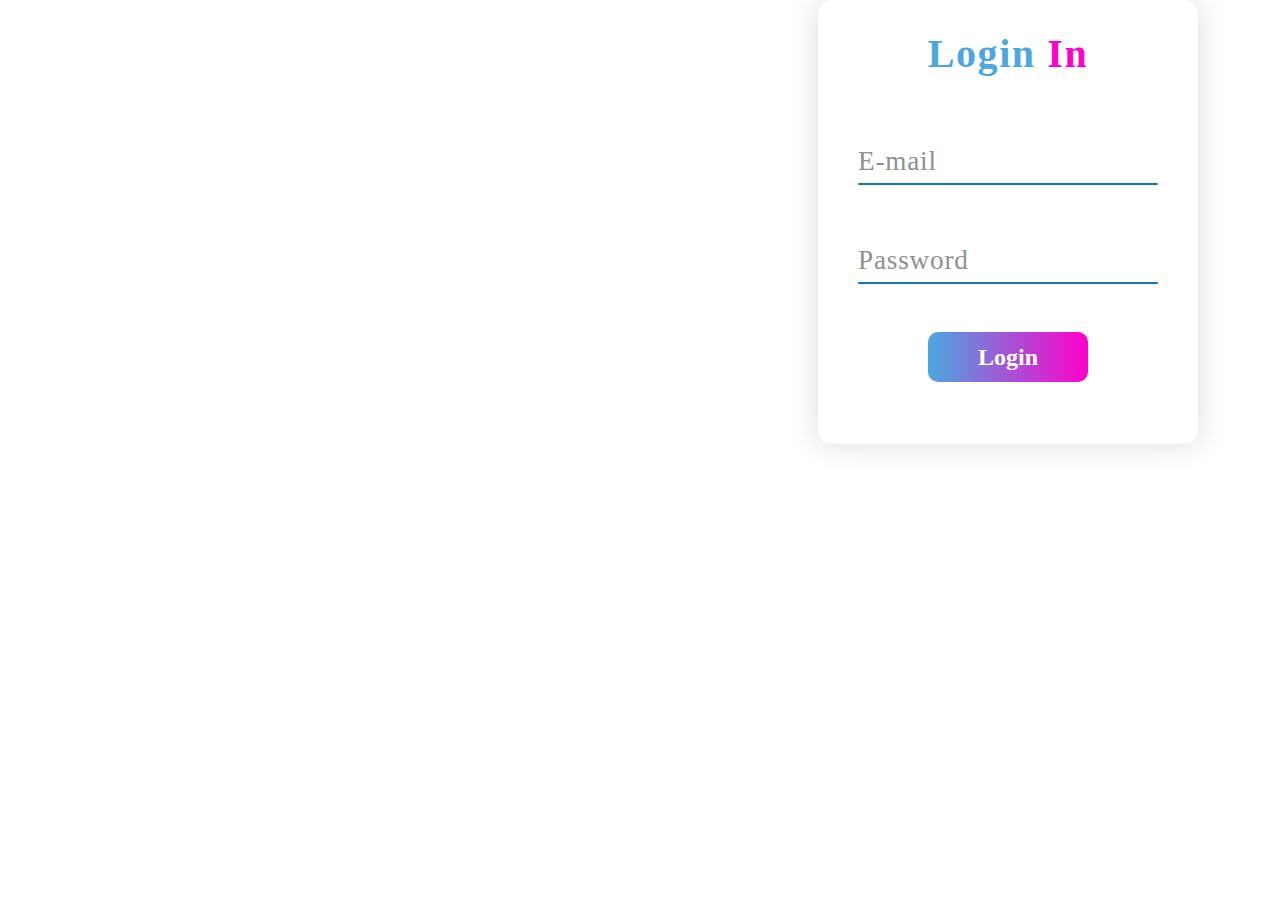
<file: login.html>
<!DOCTYPE html>
<html lang="en">

<head>
    <meta charset="UTF-8">
    <meta http-equiv="X-UA-Compatible" content="IE=edge">
    <meta name="viewport" content="width=device-width, initial-scale=1.0">
    <meta name="description" content="شاب مثقف يبني وطنه">
    <link rel="shortcut icon" href="/images/icon.png" type="image/x-icon" />
    <title>تسجيل الدخول</title>
    <!-- bootstrap css file -->
    <link rel="stylesheet" href="css/bootstrap.css">
    <!-- font awesome file -->
    <link rel="stylesheet" href="css/all.min.css">
    <!-- css file -->
    <link rel="stylesheet" href="css/style.css">
</head>

<body dir="rtl" >
<div class="container">
        <form action="" class="login">
            <h1>Login <span>In</span></h1>
            <div class="input-box">
                <input type="text" required>
                <span>E-mail</span>
                <i></i>
            </div>
            <div class="input-box">
                <input type="password" required>
                <span>Password</span>
                <i></i>
            </div>
            <input type="submit" value="Login" class="submit-btn">
        </form>
    </div>
       <!-- bootstrap js file -->
       <script src="js/bootstrap.js"></script>
       <!-- js files -->
       <script src="js/jquery-3.6.4.min.js"></script>
       <script src="js/main.js"></script>
   </body>
   
   </html>
</file>
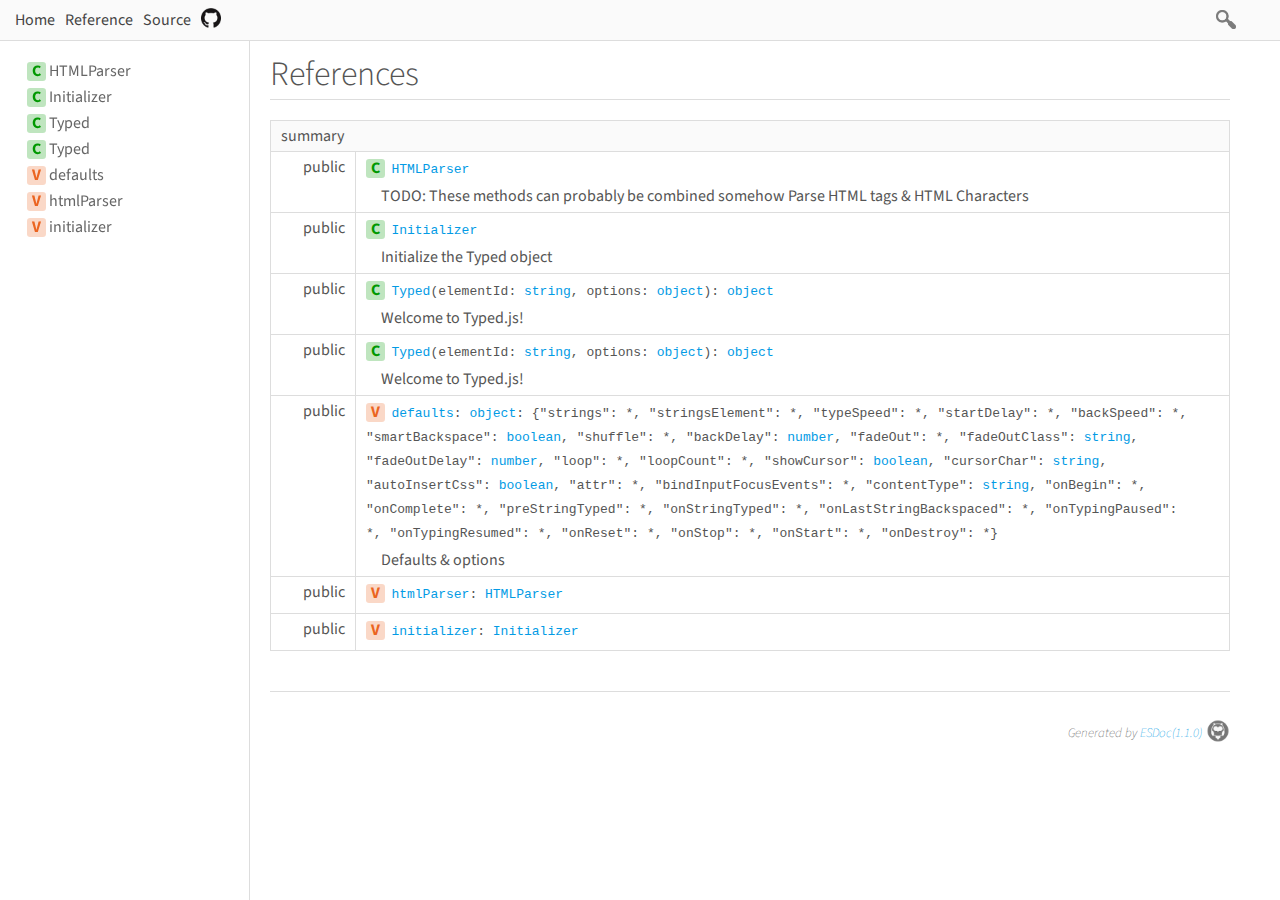
<file: typed.js-main/docs/identifiers.html>
<!DOCTYPE html>
<html>
<head>
  <meta charset="utf-8">
  <base data-ice="baseUrl">
  <title data-ice="title">Reference | typed.js</title>
  <link type="text/css" rel="stylesheet" href="css/style.css">
  <link type="text/css" rel="stylesheet" href="css/prettify-tomorrow.css">
  <script src="script/prettify/prettify.js"></script>
  <script src="script/manual.js"></script>
<meta name="description" content="A JavaScript Typing Animation Library"><meta property="twitter:card" content="summary"><meta property="twitter:title" content="typed.js"><meta property="twitter:description" content="A JavaScript Typing Animation Library"></head>
<body class="layout-container" data-ice="rootContainer">

<header>
  <a href="./">Home</a>
  
  <a href="identifiers.html">Reference</a>
  <a href="source.html">Source</a>
  
  <div class="search-box">
  <span>
    <img src="./image/search.png">
    <span class="search-input-edge"></span><input class="search-input"><span class="search-input-edge"></span>
  </span>
    <ul class="search-result"></ul>
  </div>
<a style="position:relative; top:3px;" href="https://github.com/mattboldt/typed.js"><img width="20px" src="./image/github.png"></a></header>

<nav class="navigation" data-ice="nav"><div>
  <ul>
    
  <li data-ice="doc"><span data-ice="kind" class="kind-class">C</span><span data-ice="name"><span><a href="class/src/html-parser.js~HTMLParser.html">HTMLParser</a></span></span></li>
<li data-ice="doc"><span data-ice="kind" class="kind-class">C</span><span data-ice="name"><span><a href="class/src/initializer.js~Initializer.html">Initializer</a></span></span></li>
<li data-ice="doc"><span data-ice="kind" class="kind-class">C</span><span data-ice="name"><span><a href="class/src/typed-using-raf.js~Typed.html">Typed</a></span></span></li>
<li data-ice="doc"><span data-ice="kind" class="kind-class">C</span><span data-ice="name"><span><a href="class/src/typed.js~Typed.html">Typed</a></span></span></li>
<li data-ice="doc"><span data-ice="kind" class="kind-variable">V</span><span data-ice="name"><span><a href="variable/index.html#static-variable-defaults">defaults</a></span></span></li>
<li data-ice="doc"><span data-ice="kind" class="kind-variable">V</span><span data-ice="name"><span><a href="variable/index.html#static-variable-htmlParser">htmlParser</a></span></span></li>
<li data-ice="doc"><span data-ice="kind" class="kind-variable">V</span><span data-ice="name"><span><a href="variable/index.html#static-variable-initializer">initializer</a></span></span></li>
</ul>
</div>
</nav>

<div class="content" data-ice="content"><h1>References</h1>

<div class="identifiers-wrap">
  <div>
    
  <div data-ice="dirSummaryWrap">
      
      <div data-ice="dirSummary"><table class="summary" data-ice="summary">
  <thead><tr><td data-ice="title" colspan="3">summary</td></tr></thead>
  <tbody>
  
  <tr data-ice="target">
    <td>
      <span class="access" data-ice="access">public</span>
      
      
      
      <span class="override" data-ice="override"></span>
    </td>
    <td>
      <div>
        <p>
          <span data-ice="kind-icon" class="kind-class">C</span>
          
          
          <span class="code" data-ice="name"><span><a href="class/src/html-parser.js~HTMLParser.html">HTMLParser</a></span></span>
        </p>
      </div>
      <div>
        
        
        <div data-ice="description"><p>TODO: These methods can probably be combined somehow
Parse HTML tags &amp; HTML Characters</p>
</div>
      </div>
    </td>
    <td>
      
      
    </td>
  </tr>
<tr data-ice="target">
    <td>
      <span class="access" data-ice="access">public</span>
      
      
      
      <span class="override" data-ice="override"></span>
    </td>
    <td>
      <div>
        <p>
          <span data-ice="kind-icon" class="kind-class">C</span>
          
          
          <span class="code" data-ice="name"><span><a href="class/src/initializer.js~Initializer.html">Initializer</a></span></span>
        </p>
      </div>
      <div>
        
        
        <div data-ice="description"><p>Initialize the Typed object</p>
</div>
      </div>
    </td>
    <td>
      
      
    </td>
  </tr>
<tr data-ice="target">
    <td>
      <span class="access" data-ice="access">public</span>
      
      
      
      <span class="override" data-ice="override"></span>
    </td>
    <td>
      <div>
        <p>
          <span data-ice="kind-icon" class="kind-class">C</span>
          
          
          <span class="code" data-ice="name"><span><a href="class/src/typed-using-raf.js~Typed.html">Typed</a></span></span><span class="code" data-ice="signature">(elementId: <span><a href="https://developer.mozilla.org/en-US/docs/Web/JavaScript/Reference/Global_Objects/String">string</a></span>, options: <span><a href="https://developer.mozilla.org/en-US/docs/Web/JavaScript/Reference/Global_Objects/Object">object</a></span>): <span><a href="https://developer.mozilla.org/en-US/docs/Web/JavaScript/Reference/Global_Objects/Object">object</a></span></span>
        </p>
      </div>
      <div>
        
        
        <div data-ice="description"><p>Welcome to Typed.js!</p>
</div>
      </div>
    </td>
    <td>
      
      
    </td>
  </tr>
<tr data-ice="target">
    <td>
      <span class="access" data-ice="access">public</span>
      
      
      
      <span class="override" data-ice="override"></span>
    </td>
    <td>
      <div>
        <p>
          <span data-ice="kind-icon" class="kind-class">C</span>
          
          
          <span class="code" data-ice="name"><span><a href="class/src/typed.js~Typed.html">Typed</a></span></span><span class="code" data-ice="signature">(elementId: <span><a href="https://developer.mozilla.org/en-US/docs/Web/JavaScript/Reference/Global_Objects/String">string</a></span>, options: <span><a href="https://developer.mozilla.org/en-US/docs/Web/JavaScript/Reference/Global_Objects/Object">object</a></span>): <span><a href="https://developer.mozilla.org/en-US/docs/Web/JavaScript/Reference/Global_Objects/Object">object</a></span></span>
        </p>
      </div>
      <div>
        
        
        <div data-ice="description"><p>Welcome to Typed.js!</p>
</div>
      </div>
    </td>
    <td>
      
      
    </td>
  </tr>
<tr data-ice="target">
    <td>
      <span class="access" data-ice="access">public</span>
      
      
      
      <span class="override" data-ice="override"></span>
    </td>
    <td>
      <div>
        <p>
          <span data-ice="kind-icon" class="kind-variable">V</span>
          
          
          <span class="code" data-ice="name"><span><a href="variable/index.html#static-variable-defaults">defaults</a></span></span><span class="code" data-ice="signature">: <span><a href="https://developer.mozilla.org/en-US/docs/Web/JavaScript/Reference/Global_Objects/Object">object</a></span>: {&quot;strings&quot;: <span>*</span>, &quot;stringsElement&quot;: <span>*</span>, &quot;typeSpeed&quot;: <span>*</span>, &quot;startDelay&quot;: <span>*</span>, &quot;backSpeed&quot;: <span>*</span>, &quot;smartBackspace&quot;: <span><a href="https://developer.mozilla.org/en-US/docs/Web/JavaScript/Reference/Global_Objects/Boolean">boolean</a></span>, &quot;shuffle&quot;: <span>*</span>, &quot;backDelay&quot;: <span><a href="https://developer.mozilla.org/en-US/docs/Web/JavaScript/Reference/Global_Objects/Number">number</a></span>, &quot;fadeOut&quot;: <span>*</span>, &quot;fadeOutClass&quot;: <span><a href="https://developer.mozilla.org/en-US/docs/Web/JavaScript/Reference/Global_Objects/String">string</a></span>, &quot;fadeOutDelay&quot;: <span><a href="https://developer.mozilla.org/en-US/docs/Web/JavaScript/Reference/Global_Objects/Number">number</a></span>, &quot;loop&quot;: <span>*</span>, &quot;loopCount&quot;: <span>*</span>, &quot;showCursor&quot;: <span><a href="https://developer.mozilla.org/en-US/docs/Web/JavaScript/Reference/Global_Objects/Boolean">boolean</a></span>, &quot;cursorChar&quot;: <span><a href="https://developer.mozilla.org/en-US/docs/Web/JavaScript/Reference/Global_Objects/String">string</a></span>, &quot;autoInsertCss&quot;: <span><a href="https://developer.mozilla.org/en-US/docs/Web/JavaScript/Reference/Global_Objects/Boolean">boolean</a></span>, &quot;attr&quot;: <span>*</span>, &quot;bindInputFocusEvents&quot;: <span>*</span>, &quot;contentType&quot;: <span><a href="https://developer.mozilla.org/en-US/docs/Web/JavaScript/Reference/Global_Objects/String">string</a></span>, &quot;onBegin&quot;: <span>*</span>, &quot;onComplete&quot;: <span>*</span>, &quot;preStringTyped&quot;: <span>*</span>, &quot;onStringTyped&quot;: <span>*</span>, &quot;onLastStringBackspaced&quot;: <span>*</span>, &quot;onTypingPaused&quot;: <span>*</span>, &quot;onTypingResumed&quot;: <span>*</span>, &quot;onReset&quot;: <span>*</span>, &quot;onStop&quot;: <span>*</span>, &quot;onStart&quot;: <span>*</span>, &quot;onDestroy&quot;: <span>*</span>}</span>
        </p>
      </div>
      <div>
        
        
        <div data-ice="description"><p>Defaults &amp; options</p>
</div>
      </div>
    </td>
    <td>
      
      
    </td>
  </tr>
<tr data-ice="target">
    <td>
      <span class="access" data-ice="access">public</span>
      
      
      
      <span class="override" data-ice="override"></span>
    </td>
    <td>
      <div>
        <p>
          <span data-ice="kind-icon" class="kind-variable">V</span>
          
          
          <span class="code" data-ice="name"><span><a href="variable/index.html#static-variable-htmlParser">htmlParser</a></span></span><span class="code" data-ice="signature">: <span><a href="class/src/html-parser.js~HTMLParser.html">HTMLParser</a></span></span>
        </p>
      </div>
      <div>
        
        
        
      </div>
    </td>
    <td>
      
      
    </td>
  </tr>
<tr data-ice="target">
    <td>
      <span class="access" data-ice="access">public</span>
      
      
      
      <span class="override" data-ice="override"></span>
    </td>
    <td>
      <div>
        <p>
          <span data-ice="kind-icon" class="kind-variable">V</span>
          
          
          <span class="code" data-ice="name"><span><a href="variable/index.html#static-variable-initializer">initializer</a></span></span><span class="code" data-ice="signature">: <span><a href="class/src/initializer.js~Initializer.html">Initializer</a></span></span>
        </p>
      </div>
      <div>
        
        
        
      </div>
    </td>
    <td>
      
      
    </td>
  </tr>
</tbody>
</table>
</div>
    </div>
</div>

  
</div>
</div>

<footer class="footer">
  Generated by <a href="https://esdoc.org">ESDoc<span data-ice="esdocVersion">(1.1.0)</span><img src="./image/esdoc-logo-mini-black.png"></a>
</footer>

<script src="script/search_index.js"></script>
<script src="script/search.js"></script>
<script src="script/pretty-print.js"></script>
<script src="script/inherited-summary.js"></script>
<script src="script/test-summary.js"></script>
<script src="script/inner-link.js"></script>
<script src="script/patch-for-local.js"></script>
</body>
</html>
</file>
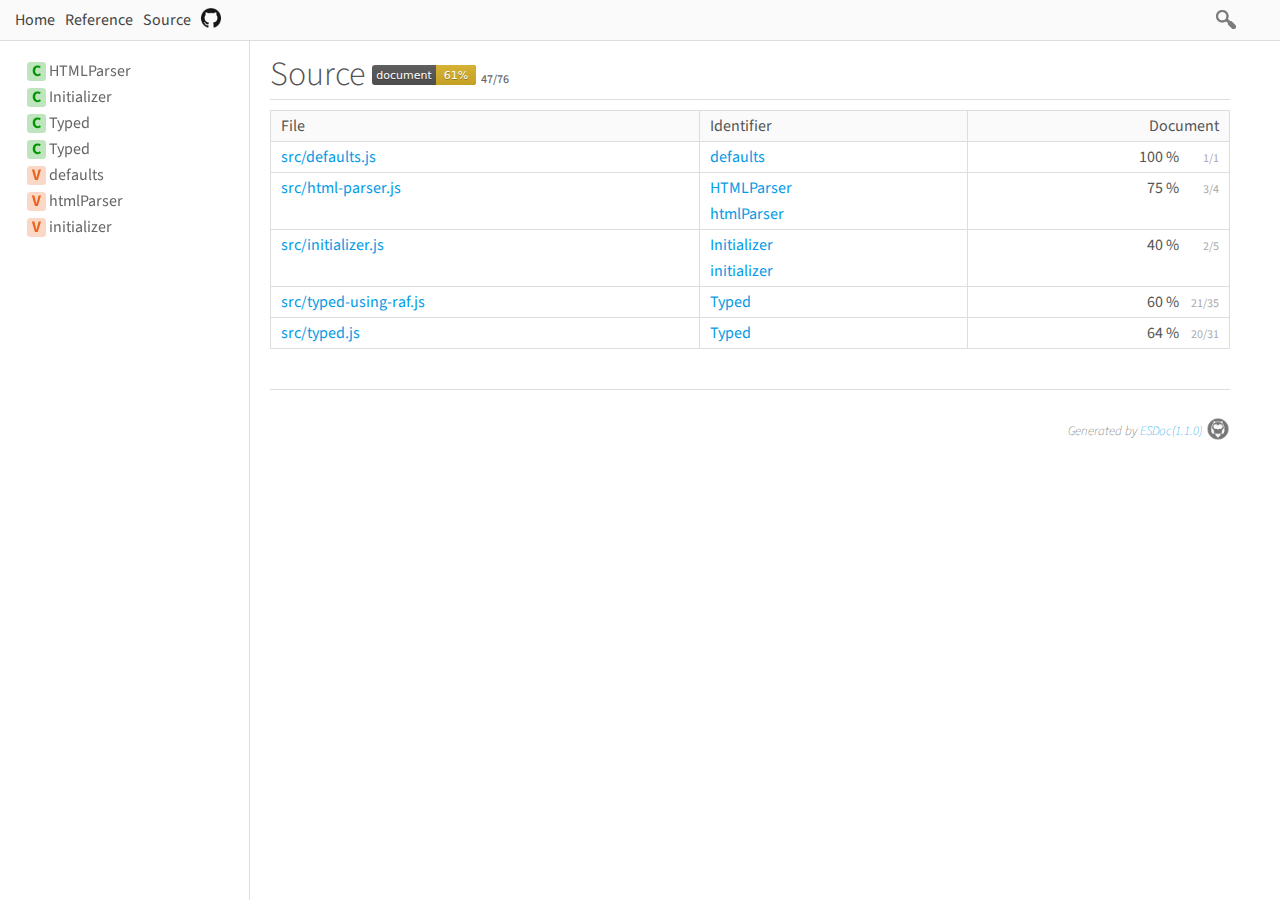
<file: typed.js-main/docs/source.html>
<!DOCTYPE html>
<html>
<head>
  <meta charset="utf-8">
  <base data-ice="baseUrl" href>
  <title data-ice="title">Source | typed.js</title>
  <link type="text/css" rel="stylesheet" href="css/style.css">
  <link type="text/css" rel="stylesheet" href="css/prettify-tomorrow.css">
  <script src="script/prettify/prettify.js"></script>
  <script src="script/manual.js"></script>
<meta name="description" content="A JavaScript Typing Animation Library"><meta property="twitter:card" content="summary"><meta property="twitter:title" content="typed.js"><meta property="twitter:description" content="A JavaScript Typing Animation Library"></head>
<body class="layout-container" data-ice="rootContainer">

<header>
  <a href="./">Home</a>
  
  <a href="identifiers.html">Reference</a>
  <a href="source.html">Source</a>
  
  <div class="search-box">
  <span>
    <img src="./image/search.png">
    <span class="search-input-edge"></span><input class="search-input"><span class="search-input-edge"></span>
  </span>
    <ul class="search-result"></ul>
  </div>
<a style="position:relative; top:3px;" href="https://github.com/mattboldt/typed.js"><img width="20px" src="./image/github.png"></a></header>

<nav class="navigation" data-ice="nav"><div>
  <ul>
    
  <li data-ice="doc"><span data-ice="kind" class="kind-class">C</span><span data-ice="name"><span><a href="class/src/html-parser.js~HTMLParser.html">HTMLParser</a></span></span></li>
<li data-ice="doc"><span data-ice="kind" class="kind-class">C</span><span data-ice="name"><span><a href="class/src/initializer.js~Initializer.html">Initializer</a></span></span></li>
<li data-ice="doc"><span data-ice="kind" class="kind-class">C</span><span data-ice="name"><span><a href="class/src/typed-using-raf.js~Typed.html">Typed</a></span></span></li>
<li data-ice="doc"><span data-ice="kind" class="kind-class">C</span><span data-ice="name"><span><a href="class/src/typed.js~Typed.html">Typed</a></span></span></li>
<li data-ice="doc"><span data-ice="kind" class="kind-variable">V</span><span data-ice="name"><span><a href="variable/index.html#static-variable-defaults">defaults</a></span></span></li>
<li data-ice="doc"><span data-ice="kind" class="kind-variable">V</span><span data-ice="name"><span><a href="variable/index.html#static-variable-htmlParser">htmlParser</a></span></span></li>
<li data-ice="doc"><span data-ice="kind" class="kind-variable">V</span><span data-ice="name"><span><a href="variable/index.html#static-variable-initializer">initializer</a></span></span></li>
</ul>
</div>
</nav>

<div class="content" data-ice="content"><h1>Source <img data-ice="coverageBadge" src="./badge.svg"><span data-ice="totalCoverageCount" class="total-coverage-count">47/76</span></h1>

<table class="files-summary" data-ice="files" data-use-coverage="true">
  <thead>
    <tr>
      <td>File</td>
      <td>Identifier</td>
      <td class="coverage">Document</td>
      <td style="display: none;">Size</td>
      <td style="display: none;">Lines</td>
      <td style="display: none;">Updated</td>
    </tr>
  </thead>
  <tbody>
    
  <tr data-ice="file">
      <td data-ice="filePath"><span><a href="file/src/defaults.js.html">src/defaults.js</a></span></td>
      <td data-ice="identifier" class="identifiers"><span><a href="variable/index.html#static-variable-defaults">defaults</a></span></td>
      <td class="coverage"><span data-ice="coverage">100 %</span><span data-ice="coverageCount" class="coverage-count">1/1</span></td>
      <td style="display: none;" data-ice="size">3416 byte</td>
      <td style="display: none;" data-ice="lines">164</td>
      <td style="display: none;" data-ice="updated">2022-12-07 03:41:55 (UTC)</td>
    </tr>
<tr data-ice="file">
      <td data-ice="filePath"><span><a href="file/src/html-parser.js.html#errorLines=67">src/html-parser.js</a></span></td>
      <td data-ice="identifier" class="identifiers"><span><a href="class/src/html-parser.js~HTMLParser.html">HTMLParser</a></span>
<span><a href="variable/index.html#static-variable-htmlParser">htmlParser</a></span></td>
      <td class="coverage"><span data-ice="coverage">75 %</span><span data-ice="coverageCount" class="coverage-count">3/4</span></td>
      <td style="display: none;" data-ice="size">1786 byte</td>
      <td style="display: none;" data-ice="lines">67</td>
      <td style="display: none;" data-ice="updated">2022-12-07 03:17:20 (UTC)</td>
    </tr>
<tr data-ice="file">
      <td data-ice="filePath"><span><a href="file/src/initializer.js.html#errorLines=138,152,210">src/initializer.js</a></span></td>
      <td data-ice="identifier" class="identifiers"><span><a href="class/src/initializer.js~Initializer.html">Initializer</a></span>
<span><a href="variable/index.html#static-variable-initializer">initializer</a></span></td>
      <td class="coverage"><span data-ice="coverage">40 %</span><span data-ice="coverageCount" class="coverage-count">2/5</span></td>
      <td style="display: none;" data-ice="size">5559 byte</td>
      <td style="display: none;" data-ice="lines">210</td>
      <td style="display: none;" data-ice="updated">2023-03-07 20:11:35 (UTC)</td>
    </tr>
<tr data-ice="file">
      <td data-ice="filePath"><span><a href="file/src/typed-using-raf.js.html#errorLines=105,12,147,152,179,208,301,368,391,74,76,77,78,92">src/typed-using-raf.js</a></span></td>
      <td data-ice="identifier" class="identifiers"><span><a href="class/src/typed-using-raf.js~Typed.html">Typed</a></span></td>
      <td class="coverage"><span data-ice="coverage">60 %</span><span data-ice="coverageCount" class="coverage-count">21/35</span></td>
      <td style="display: none;" data-ice="size">13397 byte</td>
      <td style="display: none;" data-ice="lines">467</td>
      <td style="display: none;" data-ice="updated">2022-12-07 20:43:13 (UTC)</td>
    </tr>
<tr data-ice="file">
      <td data-ice="filePath"><span><a href="file/src/typed.js.html#errorLines=11,142,267,334,357,73,75,76,77,91,95">src/typed.js</a></span></td>
      <td data-ice="identifier" class="identifiers"><span><a href="class/src/typed.js~Typed.html">Typed</a></span></td>
      <td class="coverage"><span data-ice="coverage">64 %</span><span data-ice="coverageCount" class="coverage-count">20/31</span></td>
      <td style="display: none;" data-ice="size">12706 byte</td>
      <td style="display: none;" data-ice="lines">433</td>
      <td style="display: none;" data-ice="updated">2022-12-07 20:43:20 (UTC)</td>
    </tr>
</tbody>
</table>
</div>

<footer class="footer">
  Generated by <a href="https://esdoc.org">ESDoc<span data-ice="esdocVersion">(1.1.0)</span><img src="./image/esdoc-logo-mini-black.png"></a>
</footer>

<script src="script/search_index.js"></script>
<script src="script/search.js"></script>
<script src="script/pretty-print.js"></script>
<script src="script/inherited-summary.js"></script>
<script src="script/test-summary.js"></script>
<script src="script/inner-link.js"></script>
<script src="script/patch-for-local.js"></script>
</body>
</html>
</file>
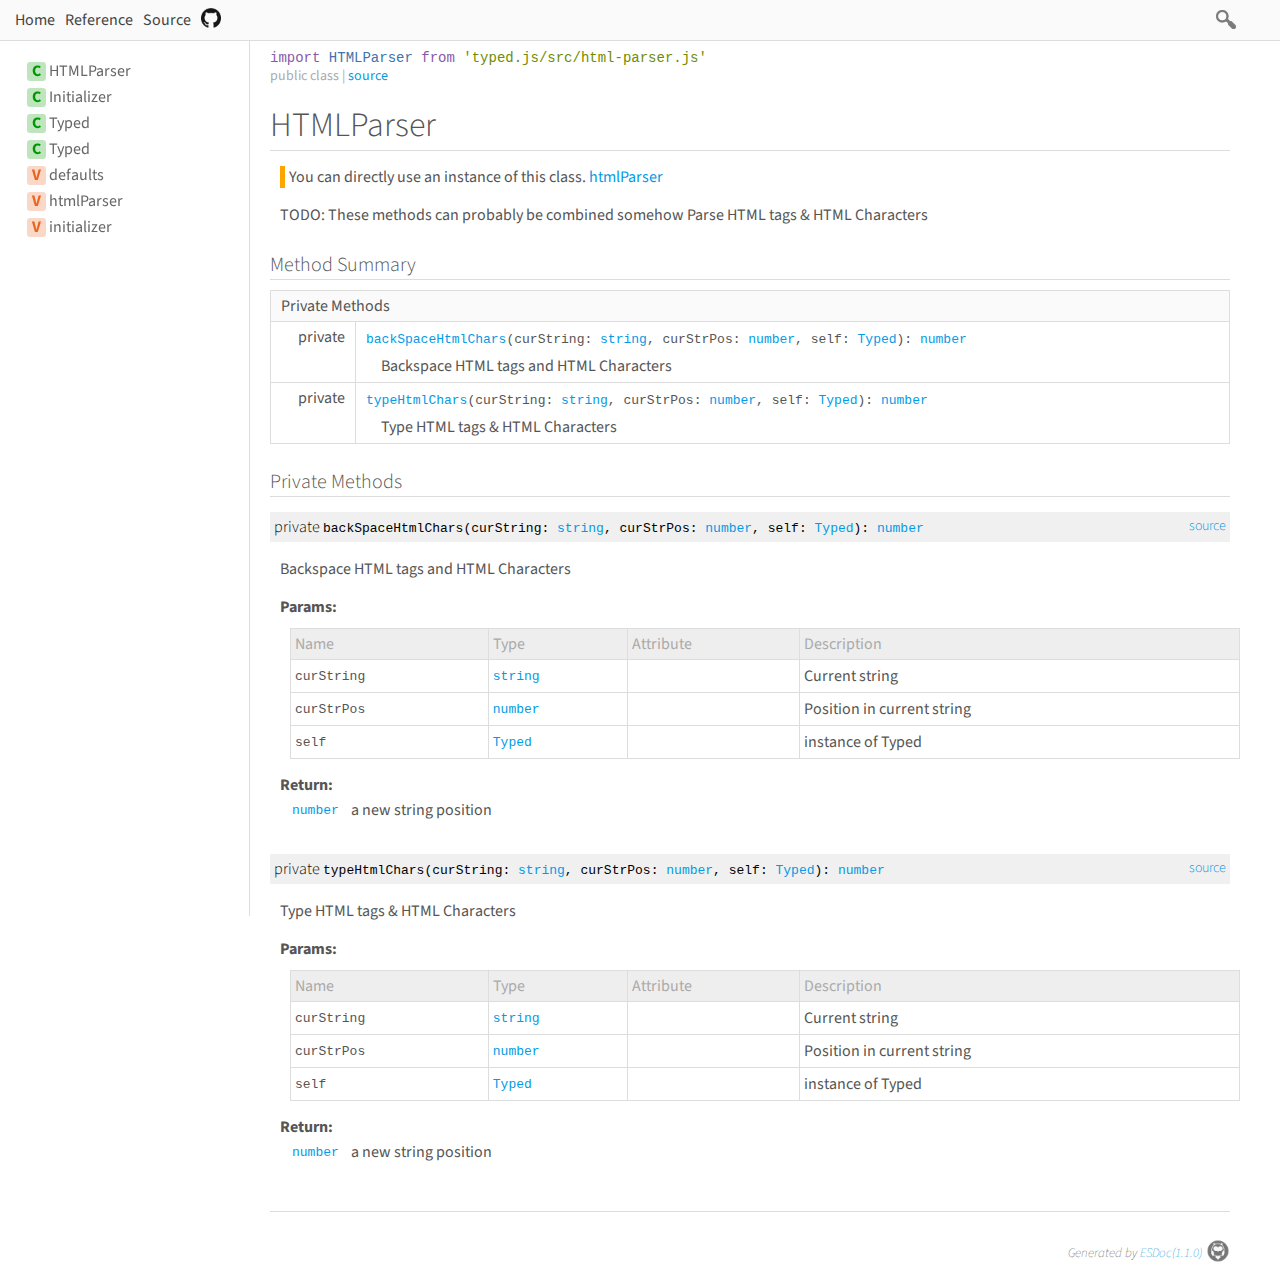
<file: typed.js-main/docs/class/src/html-parser.js~HTMLParser.html>
<!DOCTYPE html>
<html>
<head>
  <meta charset="utf-8">
  <base data-ice="baseUrl" href="../../">
  <title data-ice="title">HTMLParser | typed.js</title>
  <link type="text/css" rel="stylesheet" href="css/style.css">
  <link type="text/css" rel="stylesheet" href="css/prettify-tomorrow.css">
  <script src="script/prettify/prettify.js"></script>
  <script src="script/manual.js"></script>
<meta name="description" content="A JavaScript Typing Animation Library"><meta property="twitter:card" content="summary"><meta property="twitter:title" content="typed.js"><meta property="twitter:description" content="A JavaScript Typing Animation Library"></head>
<body class="layout-container" data-ice="rootContainer">

<header>
  <a href="./">Home</a>
  
  <a href="identifiers.html">Reference</a>
  <a href="source.html">Source</a>
  
  <div class="search-box">
  <span>
    <img src="./image/search.png">
    <span class="search-input-edge"></span><input class="search-input"><span class="search-input-edge"></span>
  </span>
    <ul class="search-result"></ul>
  </div>
<a style="position:relative; top:3px;" href="https://github.com/mattboldt/typed.js"><img width="20px" src="./image/github.png"></a></header>

<nav class="navigation" data-ice="nav"><div>
  <ul>
    
  <li data-ice="doc"><span data-ice="kind" class="kind-class">C</span><span data-ice="name"><span><a href="class/src/html-parser.js~HTMLParser.html">HTMLParser</a></span></span></li>
<li data-ice="doc"><span data-ice="kind" class="kind-class">C</span><span data-ice="name"><span><a href="class/src/initializer.js~Initializer.html">Initializer</a></span></span></li>
<li data-ice="doc"><span data-ice="kind" class="kind-class">C</span><span data-ice="name"><span><a href="class/src/typed-using-raf.js~Typed.html">Typed</a></span></span></li>
<li data-ice="doc"><span data-ice="kind" class="kind-class">C</span><span data-ice="name"><span><a href="class/src/typed.js~Typed.html">Typed</a></span></span></li>
<li data-ice="doc"><span data-ice="kind" class="kind-variable">V</span><span data-ice="name"><span><a href="variable/index.html#static-variable-defaults">defaults</a></span></span></li>
<li data-ice="doc"><span data-ice="kind" class="kind-variable">V</span><span data-ice="name"><span><a href="variable/index.html#static-variable-htmlParser">htmlParser</a></span></span></li>
<li data-ice="doc"><span data-ice="kind" class="kind-variable">V</span><span data-ice="name"><span><a href="variable/index.html#static-variable-initializer">initializer</a></span></span></li>
</ul>
</div>
</nav>

<div class="content" data-ice="content"><div class="header-notice">
  <div data-ice="importPath" class="import-path"><pre class="prettyprint"><code data-ice="importPathCode">import HTMLParser from &apos;<span><a href="file/src/html-parser.js.html#lineNumber6">typed.js/src/html-parser.js</a></span>&apos;</code></pre></div>
  <span data-ice="access">public</span>
  <span data-ice="kind">class</span>
  
  
  
  <span data-ice="source">| <span><a href="file/src/html-parser.js.html#lineNumber6">source</a></span></span>
</div>

<div class="self-detail detail">
  <h1 data-ice="name">HTMLParser</h1>

  <div data-ice="instanceDocs" class="instance-docs">
    <span>You can directly use an instance of this class.</span>
    
  <span data-ice="instanceDoc"><span><a href="variable/index.html#static-variable-htmlParser">htmlParser</a></span></span>
</div>

  
  
  
  
  
  
  
  
  

  
  
  <div class="description" data-ice="description"><p>TODO: These methods can probably be combined somehow
Parse HTML tags &amp; HTML Characters</p>
</div>
  

  

  

  

  
</div>





<div data-ice="methodSummary"><h2>Method Summary</h2><table class="summary" data-ice="summary">
  <thead><tr><td data-ice="title" colspan="3">Private Methods</td></tr></thead>
  <tbody>
  
  <tr data-ice="target">
    <td>
      <span class="access" data-ice="access">private</span>
      
      
      
      <span class="override" data-ice="override"></span>
    </td>
    <td>
      <div>
        <p>
          
          
          
          <span class="code" data-ice="name"><span><a href="class/src/html-parser.js~HTMLParser.html#instance-method-backSpaceHtmlChars">backSpaceHtmlChars</a></span></span><span class="code" data-ice="signature">(curString: <span><a href="https://developer.mozilla.org/en-US/docs/Web/JavaScript/Reference/Global_Objects/String">string</a></span>, curStrPos: <span><a href="https://developer.mozilla.org/en-US/docs/Web/JavaScript/Reference/Global_Objects/Number">number</a></span>, self: <span><a href="class/src/typed-using-raf.js~Typed.html">Typed</a></span>): <span><a href="https://developer.mozilla.org/en-US/docs/Web/JavaScript/Reference/Global_Objects/Number">number</a></span></span>
        </p>
      </div>
      <div>
        
        
        <div data-ice="description"><p>Backspace HTML tags and HTML Characters</p>
</div>
      </div>
    </td>
    <td>
      
      
    </td>
  </tr>
<tr data-ice="target">
    <td>
      <span class="access" data-ice="access">private</span>
      
      
      
      <span class="override" data-ice="override"></span>
    </td>
    <td>
      <div>
        <p>
          
          
          
          <span class="code" data-ice="name"><span><a href="class/src/html-parser.js~HTMLParser.html#instance-method-typeHtmlChars">typeHtmlChars</a></span></span><span class="code" data-ice="signature">(curString: <span><a href="https://developer.mozilla.org/en-US/docs/Web/JavaScript/Reference/Global_Objects/String">string</a></span>, curStrPos: <span><a href="https://developer.mozilla.org/en-US/docs/Web/JavaScript/Reference/Global_Objects/Number">number</a></span>, self: <span><a href="class/src/typed-using-raf.js~Typed.html">Typed</a></span>): <span><a href="https://developer.mozilla.org/en-US/docs/Web/JavaScript/Reference/Global_Objects/Number">number</a></span></span>
        </p>
      </div>
      <div>
        
        
        <div data-ice="description"><p>Type HTML tags &amp; HTML Characters</p>
</div>
      </div>
    </td>
    <td>
      
      
    </td>
  </tr>
</tbody>
</table>
</div>







<div data-ice="methodDetails"><h2 data-ice="title">Private Methods</h2>

<div class="detail" data-ice="detail">
  <h3 data-ice="anchor" id="instance-method-backSpaceHtmlChars">
    <span class="access" data-ice="access">private</span>
    
    
    
    
    
    <span class="code" data-ice="name">backSpaceHtmlChars</span><span class="code" data-ice="signature">(curString: <span><a href="https://developer.mozilla.org/en-US/docs/Web/JavaScript/Reference/Global_Objects/String">string</a></span>, curStrPos: <span><a href="https://developer.mozilla.org/en-US/docs/Web/JavaScript/Reference/Global_Objects/Number">number</a></span>, self: <span><a href="class/src/typed-using-raf.js~Typed.html">Typed</a></span>): <span><a href="https://developer.mozilla.org/en-US/docs/Web/JavaScript/Reference/Global_Objects/Number">number</a></span></span>
    <span class="right-info">
      
      
      <span data-ice="source"><span><a href="file/src/html-parser.js.html#lineNumber45">source</a></span></span>
    </span>
  </h3>

  
  
  
  <div data-ice="description"><p>Backspace HTML tags and HTML Characters</p>
</div>

  

  <div data-ice="properties"><div data-ice="properties">
  <h4 data-ice="title">Params:</h4>
  <table class="params">
    <thead>
    <tr><td>Name</td><td>Type</td><td>Attribute</td><td>Description</td></tr>
    </thead>
    <tbody>
    
    <tr data-ice="property" data-depth="0">
      <td data-ice="name" class="code" data-depth="0">curString</td>
      <td data-ice="type" class="code"><span><a href="https://developer.mozilla.org/en-US/docs/Web/JavaScript/Reference/Global_Objects/String">string</a></span></td>
      <td data-ice="appendix"></td>
      <td data-ice="description"><p>Current string</p>
</td>
    </tr>
<tr data-ice="property" data-depth="0">
      <td data-ice="name" class="code" data-depth="0">curStrPos</td>
      <td data-ice="type" class="code"><span><a href="https://developer.mozilla.org/en-US/docs/Web/JavaScript/Reference/Global_Objects/Number">number</a></span></td>
      <td data-ice="appendix"></td>
      <td data-ice="description"><p>Position in current string</p>
</td>
    </tr>
<tr data-ice="property" data-depth="0">
      <td data-ice="name" class="code" data-depth="0">self</td>
      <td data-ice="type" class="code"><span><a href="class/src/typed-using-raf.js~Typed.html">Typed</a></span></td>
      <td data-ice="appendix"></td>
      <td data-ice="description"><p>instance of Typed</p>
</td>
    </tr>
</tbody>
  </table>
</div>
</div>

  <div class="return-params" data-ice="returnParams">
    <h4>Return:</h4>
    <table>
      <tbody>
        <tr>
          <td class="return-type code" data-ice="returnType"><span><a href="https://developer.mozilla.org/en-US/docs/Web/JavaScript/Reference/Global_Objects/Number">number</a></span></td>
          <td class="return-desc" data-ice="returnDescription"><p>a new string position</p>
</td>
        </tr>
      </tbody>
    </table>
    <div data-ice="returnProperties">
</div>
  </div>

  

  

  

  

  

  

  
  
</div>
<div class="detail" data-ice="detail">
  <h3 data-ice="anchor" id="instance-method-typeHtmlChars">
    <span class="access" data-ice="access">private</span>
    
    
    
    
    
    <span class="code" data-ice="name">typeHtmlChars</span><span class="code" data-ice="signature">(curString: <span><a href="https://developer.mozilla.org/en-US/docs/Web/JavaScript/Reference/Global_Objects/String">string</a></span>, curStrPos: <span><a href="https://developer.mozilla.org/en-US/docs/Web/JavaScript/Reference/Global_Objects/Number">number</a></span>, self: <span><a href="class/src/typed-using-raf.js~Typed.html">Typed</a></span>): <span><a href="https://developer.mozilla.org/en-US/docs/Web/JavaScript/Reference/Global_Objects/Number">number</a></span></span>
    <span class="right-info">
      
      
      <span data-ice="source"><span><a href="file/src/html-parser.js.html#lineNumber16">source</a></span></span>
    </span>
  </h3>

  
  
  
  <div data-ice="description"><p>Type HTML tags &amp; HTML Characters</p>
</div>

  

  <div data-ice="properties"><div data-ice="properties">
  <h4 data-ice="title">Params:</h4>
  <table class="params">
    <thead>
    <tr><td>Name</td><td>Type</td><td>Attribute</td><td>Description</td></tr>
    </thead>
    <tbody>
    
    <tr data-ice="property" data-depth="0">
      <td data-ice="name" class="code" data-depth="0">curString</td>
      <td data-ice="type" class="code"><span><a href="https://developer.mozilla.org/en-US/docs/Web/JavaScript/Reference/Global_Objects/String">string</a></span></td>
      <td data-ice="appendix"></td>
      <td data-ice="description"><p>Current string</p>
</td>
    </tr>
<tr data-ice="property" data-depth="0">
      <td data-ice="name" class="code" data-depth="0">curStrPos</td>
      <td data-ice="type" class="code"><span><a href="https://developer.mozilla.org/en-US/docs/Web/JavaScript/Reference/Global_Objects/Number">number</a></span></td>
      <td data-ice="appendix"></td>
      <td data-ice="description"><p>Position in current string</p>
</td>
    </tr>
<tr data-ice="property" data-depth="0">
      <td data-ice="name" class="code" data-depth="0">self</td>
      <td data-ice="type" class="code"><span><a href="class/src/typed-using-raf.js~Typed.html">Typed</a></span></td>
      <td data-ice="appendix"></td>
      <td data-ice="description"><p>instance of Typed</p>
</td>
    </tr>
</tbody>
  </table>
</div>
</div>

  <div class="return-params" data-ice="returnParams">
    <h4>Return:</h4>
    <table>
      <tbody>
        <tr>
          <td class="return-type code" data-ice="returnType"><span><a href="https://developer.mozilla.org/en-US/docs/Web/JavaScript/Reference/Global_Objects/Number">number</a></span></td>
          <td class="return-desc" data-ice="returnDescription"><p>a new string position</p>
</td>
        </tr>
      </tbody>
    </table>
    <div data-ice="returnProperties">
</div>
  </div>

  

  

  

  

  

  

  
  
</div>
</div>
</div>

<footer class="footer">
  Generated by <a href="https://esdoc.org">ESDoc<span data-ice="esdocVersion">(1.1.0)</span><img src="./image/esdoc-logo-mini-black.png"></a>
</footer>

<script src="script/search_index.js"></script>
<script src="script/search.js"></script>
<script src="script/pretty-print.js"></script>
<script src="script/inherited-summary.js"></script>
<script src="script/test-summary.js"></script>
<script src="script/inner-link.js"></script>
<script src="script/patch-for-local.js"></script>
</body>
</html>
</file>
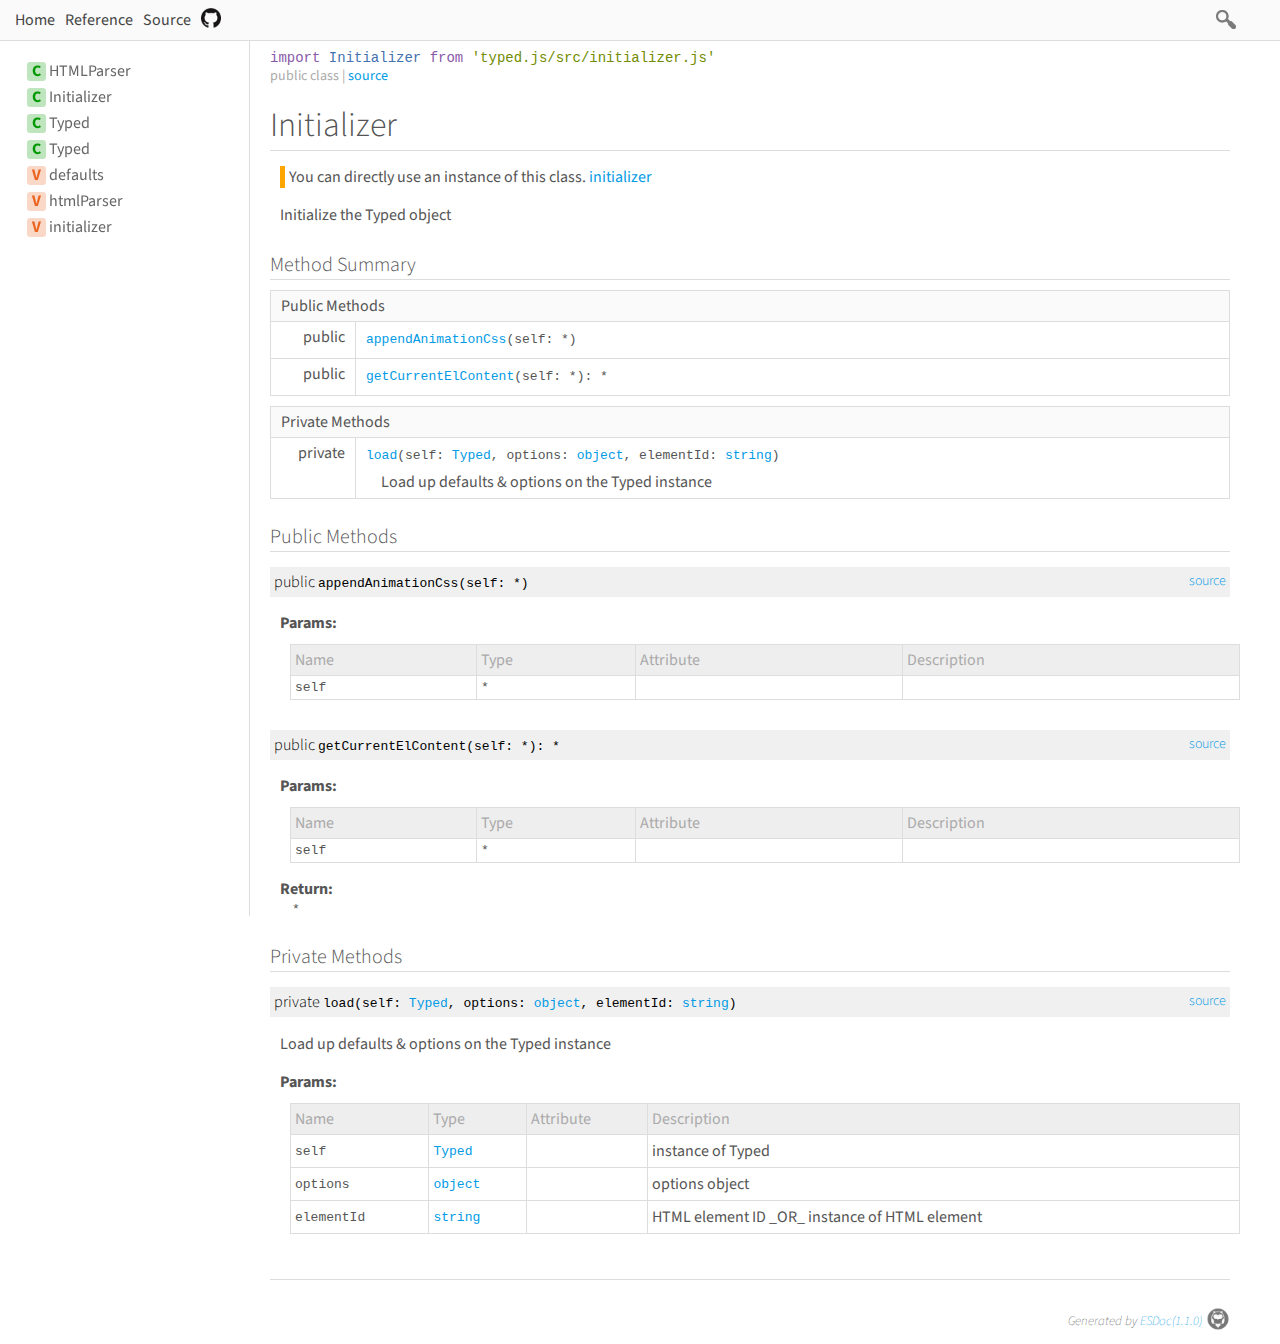
<file: typed.js-main/docs/class/src/initializer.js~Initializer.html>
<!DOCTYPE html>
<html>
<head>
  <meta charset="utf-8">
  <base data-ice="baseUrl" href="../../">
  <title data-ice="title">Initializer | typed.js</title>
  <link type="text/css" rel="stylesheet" href="css/style.css">
  <link type="text/css" rel="stylesheet" href="css/prettify-tomorrow.css">
  <script src="script/prettify/prettify.js"></script>
  <script src="script/manual.js"></script>
<meta name="description" content="A JavaScript Typing Animation Library"><meta property="twitter:card" content="summary"><meta property="twitter:title" content="typed.js"><meta property="twitter:description" content="A JavaScript Typing Animation Library"></head>
<body class="layout-container" data-ice="rootContainer">

<header>
  <a href="./">Home</a>
  
  <a href="identifiers.html">Reference</a>
  <a href="source.html">Source</a>
  
  <div class="search-box">
  <span>
    <img src="./image/search.png">
    <span class="search-input-edge"></span><input class="search-input"><span class="search-input-edge"></span>
  </span>
    <ul class="search-result"></ul>
  </div>
<a style="position:relative; top:3px;" href="https://github.com/mattboldt/typed.js"><img width="20px" src="./image/github.png"></a></header>

<nav class="navigation" data-ice="nav"><div>
  <ul>
    
  <li data-ice="doc"><span data-ice="kind" class="kind-class">C</span><span data-ice="name"><span><a href="class/src/html-parser.js~HTMLParser.html">HTMLParser</a></span></span></li>
<li data-ice="doc"><span data-ice="kind" class="kind-class">C</span><span data-ice="name"><span><a href="class/src/initializer.js~Initializer.html">Initializer</a></span></span></li>
<li data-ice="doc"><span data-ice="kind" class="kind-class">C</span><span data-ice="name"><span><a href="class/src/typed-using-raf.js~Typed.html">Typed</a></span></span></li>
<li data-ice="doc"><span data-ice="kind" class="kind-class">C</span><span data-ice="name"><span><a href="class/src/typed.js~Typed.html">Typed</a></span></span></li>
<li data-ice="doc"><span data-ice="kind" class="kind-variable">V</span><span data-ice="name"><span><a href="variable/index.html#static-variable-defaults">defaults</a></span></span></li>
<li data-ice="doc"><span data-ice="kind" class="kind-variable">V</span><span data-ice="name"><span><a href="variable/index.html#static-variable-htmlParser">htmlParser</a></span></span></li>
<li data-ice="doc"><span data-ice="kind" class="kind-variable">V</span><span data-ice="name"><span><a href="variable/index.html#static-variable-initializer">initializer</a></span></span></li>
</ul>
</div>
</nav>

<div class="content" data-ice="content"><div class="header-notice">
  <div data-ice="importPath" class="import-path"><pre class="prettyprint"><code data-ice="importPathCode">import Initializer from &apos;<span><a href="file/src/initializer.js.html#lineNumber6">typed.js/src/initializer.js</a></span>&apos;</code></pre></div>
  <span data-ice="access">public</span>
  <span data-ice="kind">class</span>
  
  
  
  <span data-ice="source">| <span><a href="file/src/initializer.js.html#lineNumber6">source</a></span></span>
</div>

<div class="self-detail detail">
  <h1 data-ice="name">Initializer</h1>

  <div data-ice="instanceDocs" class="instance-docs">
    <span>You can directly use an instance of this class.</span>
    
  <span data-ice="instanceDoc"><span><a href="variable/index.html#static-variable-initializer">initializer</a></span></span>
</div>

  
  
  
  
  
  
  
  
  

  
  
  <div class="description" data-ice="description"><p>Initialize the Typed object</p>
</div>
  

  

  

  

  
</div>





<div data-ice="methodSummary"><h2>Method Summary</h2><table class="summary" data-ice="summary">
  <thead><tr><td data-ice="title" colspan="3">Public Methods</td></tr></thead>
  <tbody>
  
  <tr data-ice="target">
    <td>
      <span class="access" data-ice="access">public</span>
      
      
      
      <span class="override" data-ice="override"></span>
    </td>
    <td>
      <div>
        <p>
          
          
          
          <span class="code" data-ice="name"><span><a href="class/src/initializer.js~Initializer.html#instance-method-appendAnimationCss">appendAnimationCss</a></span></span><span class="code" data-ice="signature">(self: <span>*</span>)</span>
        </p>
      </div>
      <div>
        
        
        
      </div>
    </td>
    <td>
      
      
    </td>
  </tr>
<tr data-ice="target">
    <td>
      <span class="access" data-ice="access">public</span>
      
      
      
      <span class="override" data-ice="override"></span>
    </td>
    <td>
      <div>
        <p>
          
          
          
          <span class="code" data-ice="name"><span><a href="class/src/initializer.js~Initializer.html#instance-method-getCurrentElContent">getCurrentElContent</a></span></span><span class="code" data-ice="signature">(self: <span>*</span>): <span>*</span></span>
        </p>
      </div>
      <div>
        
        
        
      </div>
    </td>
    <td>
      
      
    </td>
  </tr>
</tbody>
</table>
<table class="summary" data-ice="summary">
  <thead><tr><td data-ice="title" colspan="3">Private Methods</td></tr></thead>
  <tbody>
  
  <tr data-ice="target">
    <td>
      <span class="access" data-ice="access">private</span>
      
      
      
      <span class="override" data-ice="override"></span>
    </td>
    <td>
      <div>
        <p>
          
          
          
          <span class="code" data-ice="name"><span><a href="class/src/initializer.js~Initializer.html#instance-method-load">load</a></span></span><span class="code" data-ice="signature">(self: <span><a href="class/src/typed-using-raf.js~Typed.html">Typed</a></span>, options: <span><a href="https://developer.mozilla.org/en-US/docs/Web/JavaScript/Reference/Global_Objects/Object">object</a></span>, elementId: <span><a href="https://developer.mozilla.org/en-US/docs/Web/JavaScript/Reference/Global_Objects/String">string</a></span>)</span>
        </p>
      </div>
      <div>
        
        
        <div data-ice="description"><p>Load up defaults &amp; options on the Typed instance</p>
</div>
      </div>
    </td>
    <td>
      
      
    </td>
  </tr>
</tbody>
</table>
</div>







<div data-ice="methodDetails"><h2 data-ice="title">Public Methods</h2>

<div class="detail" data-ice="detail">
  <h3 data-ice="anchor" id="instance-method-appendAnimationCss">
    <span class="access" data-ice="access">public</span>
    
    
    
    
    
    <span class="code" data-ice="name">appendAnimationCss</span><span class="code" data-ice="signature">(self: <span>*</span>)</span>
    <span class="right-info">
      
      
      <span data-ice="source"><span><a href="file/src/initializer.js.html#lineNumber152">source</a></span></span>
    </span>
  </h3>

  
  
  
  

  

  <div data-ice="properties"><div data-ice="properties">
  <h4 data-ice="title">Params:</h4>
  <table class="params">
    <thead>
    <tr><td>Name</td><td>Type</td><td>Attribute</td><td>Description</td></tr>
    </thead>
    <tbody>
    
    <tr data-ice="property" data-depth="0">
      <td data-ice="name" class="code" data-depth="0">self</td>
      <td data-ice="type" class="code"><span>*</span></td>
      <td data-ice="appendix"></td>
      <td data-ice="description"></td>
    </tr>
</tbody>
  </table>
</div>
</div>

  

  

  

  

  

  

  

  
  
</div>
<div class="detail" data-ice="detail">
  <h3 data-ice="anchor" id="instance-method-getCurrentElContent">
    <span class="access" data-ice="access">public</span>
    
    
    
    
    
    <span class="code" data-ice="name">getCurrentElContent</span><span class="code" data-ice="signature">(self: <span>*</span>): <span>*</span></span>
    <span class="right-info">
      
      
      <span data-ice="source"><span><a href="file/src/initializer.js.html#lineNumber138">source</a></span></span>
    </span>
  </h3>

  
  
  
  

  

  <div data-ice="properties"><div data-ice="properties">
  <h4 data-ice="title">Params:</h4>
  <table class="params">
    <thead>
    <tr><td>Name</td><td>Type</td><td>Attribute</td><td>Description</td></tr>
    </thead>
    <tbody>
    
    <tr data-ice="property" data-depth="0">
      <td data-ice="name" class="code" data-depth="0">self</td>
      <td data-ice="type" class="code"><span>*</span></td>
      <td data-ice="appendix"></td>
      <td data-ice="description"></td>
    </tr>
</tbody>
  </table>
</div>
</div>

  <div class="return-params" data-ice="returnParams">
    <h4>Return:</h4>
    <table>
      <tbody>
        <tr>
          <td class="return-type code" data-ice="returnType"><span>*</span></td>
          
        </tr>
      </tbody>
    </table>
    <div data-ice="returnProperties">
</div>
  </div>

  

  

  

  

  

  

  
  
</div>
<h2 data-ice="title">Private Methods</h2>

<div class="detail" data-ice="detail">
  <h3 data-ice="anchor" id="instance-method-load">
    <span class="access" data-ice="access">private</span>
    
    
    
    
    
    <span class="code" data-ice="name">load</span><span class="code" data-ice="signature">(self: <span><a href="class/src/typed-using-raf.js~Typed.html">Typed</a></span>, options: <span><a href="https://developer.mozilla.org/en-US/docs/Web/JavaScript/Reference/Global_Objects/Object">object</a></span>, elementId: <span><a href="https://developer.mozilla.org/en-US/docs/Web/JavaScript/Reference/Global_Objects/String">string</a></span>)</span>
    <span class="right-info">
      
      
      <span data-ice="source"><span><a href="file/src/initializer.js.html#lineNumber15">source</a></span></span>
    </span>
  </h3>

  
  
  
  <div data-ice="description"><p>Load up defaults &amp; options on the Typed instance</p>
</div>

  

  <div data-ice="properties"><div data-ice="properties">
  <h4 data-ice="title">Params:</h4>
  <table class="params">
    <thead>
    <tr><td>Name</td><td>Type</td><td>Attribute</td><td>Description</td></tr>
    </thead>
    <tbody>
    
    <tr data-ice="property" data-depth="0">
      <td data-ice="name" class="code" data-depth="0">self</td>
      <td data-ice="type" class="code"><span><a href="class/src/typed-using-raf.js~Typed.html">Typed</a></span></td>
      <td data-ice="appendix"></td>
      <td data-ice="description"><p>instance of Typed</p>
</td>
    </tr>
<tr data-ice="property" data-depth="0">
      <td data-ice="name" class="code" data-depth="0">options</td>
      <td data-ice="type" class="code"><span><a href="https://developer.mozilla.org/en-US/docs/Web/JavaScript/Reference/Global_Objects/Object">object</a></span></td>
      <td data-ice="appendix"></td>
      <td data-ice="description"><p>options object</p>
</td>
    </tr>
<tr data-ice="property" data-depth="0">
      <td data-ice="name" class="code" data-depth="0">elementId</td>
      <td data-ice="type" class="code"><span><a href="https://developer.mozilla.org/en-US/docs/Web/JavaScript/Reference/Global_Objects/String">string</a></span></td>
      <td data-ice="appendix"></td>
      <td data-ice="description"><p>HTML element ID _OR_ instance of HTML element</p>
</td>
    </tr>
</tbody>
  </table>
</div>
</div>

  

  

  

  

  

  

  

  
  
</div>
</div>
</div>

<footer class="footer">
  Generated by <a href="https://esdoc.org">ESDoc<span data-ice="esdocVersion">(1.1.0)</span><img src="./image/esdoc-logo-mini-black.png"></a>
</footer>

<script src="script/search_index.js"></script>
<script src="script/search.js"></script>
<script src="script/pretty-print.js"></script>
<script src="script/inherited-summary.js"></script>
<script src="script/test-summary.js"></script>
<script src="script/inner-link.js"></script>
<script src="script/patch-for-local.js"></script>
</body>
</html>
</file>
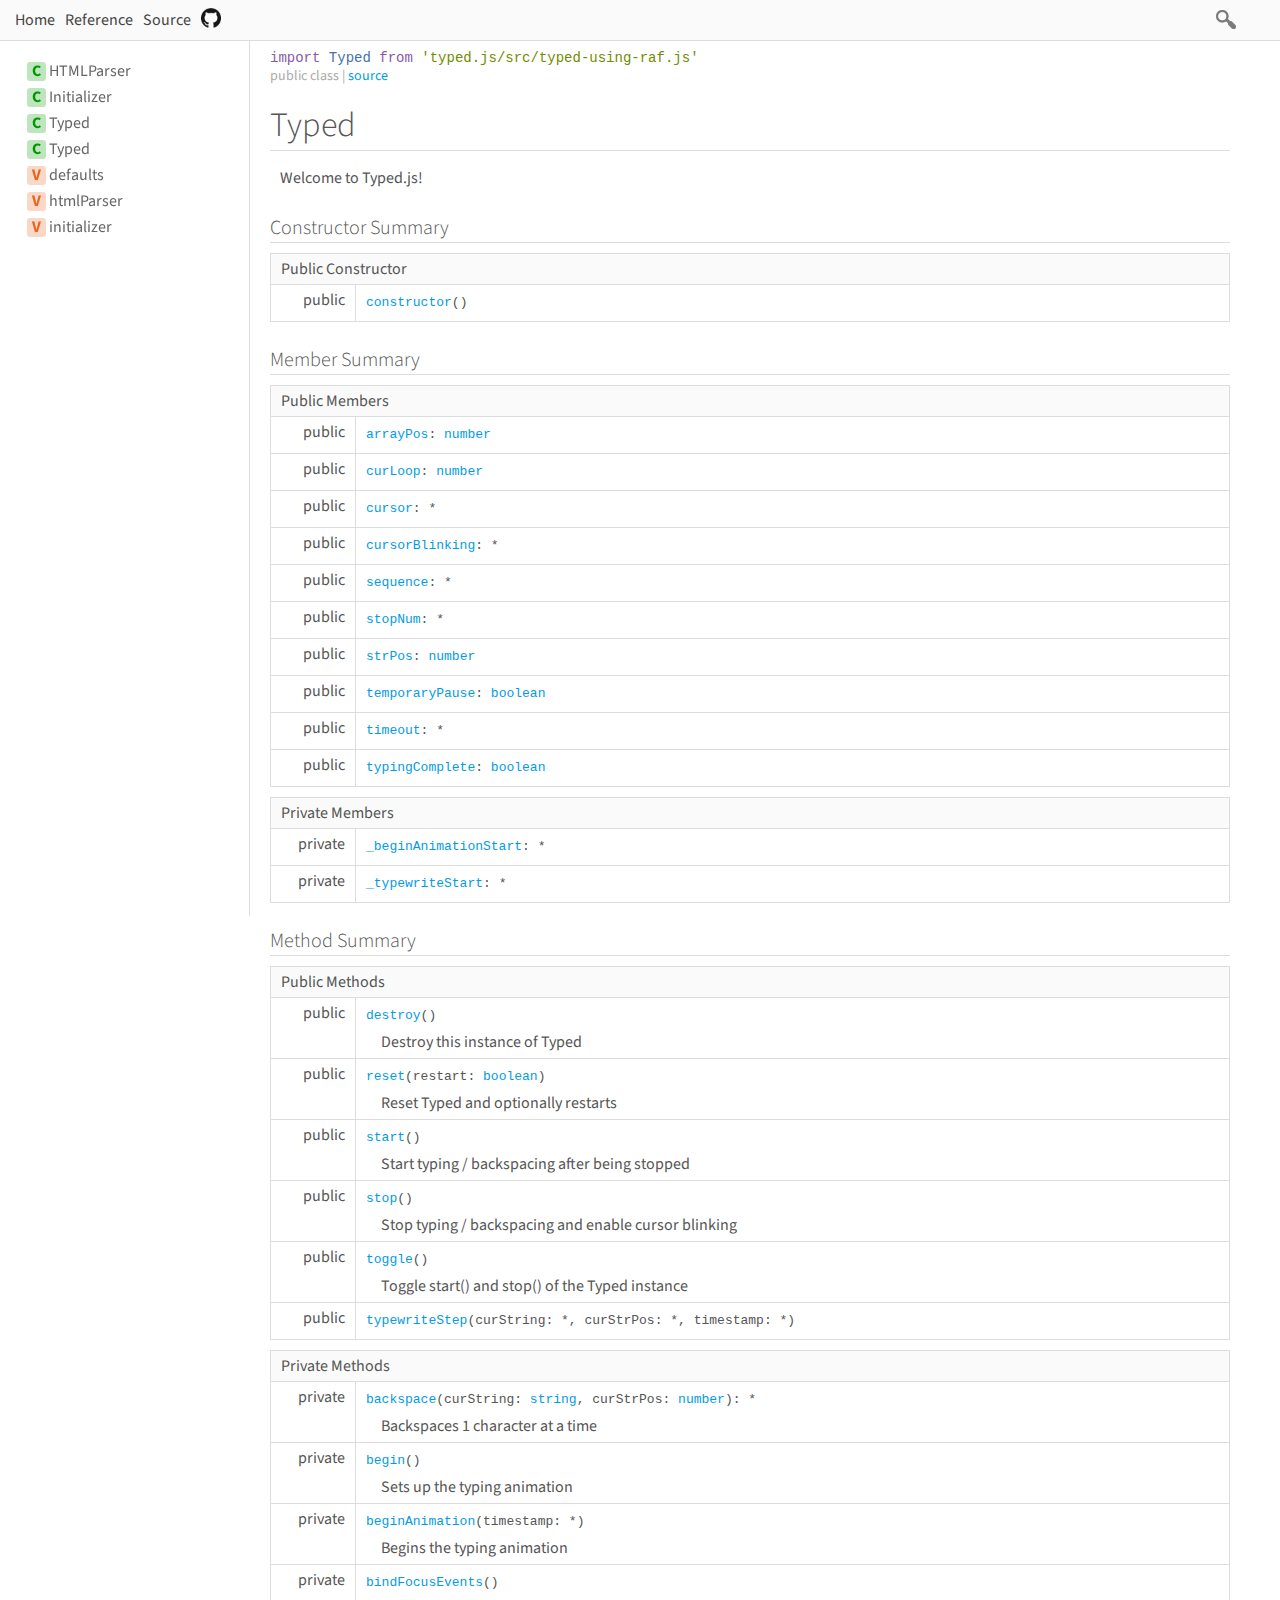
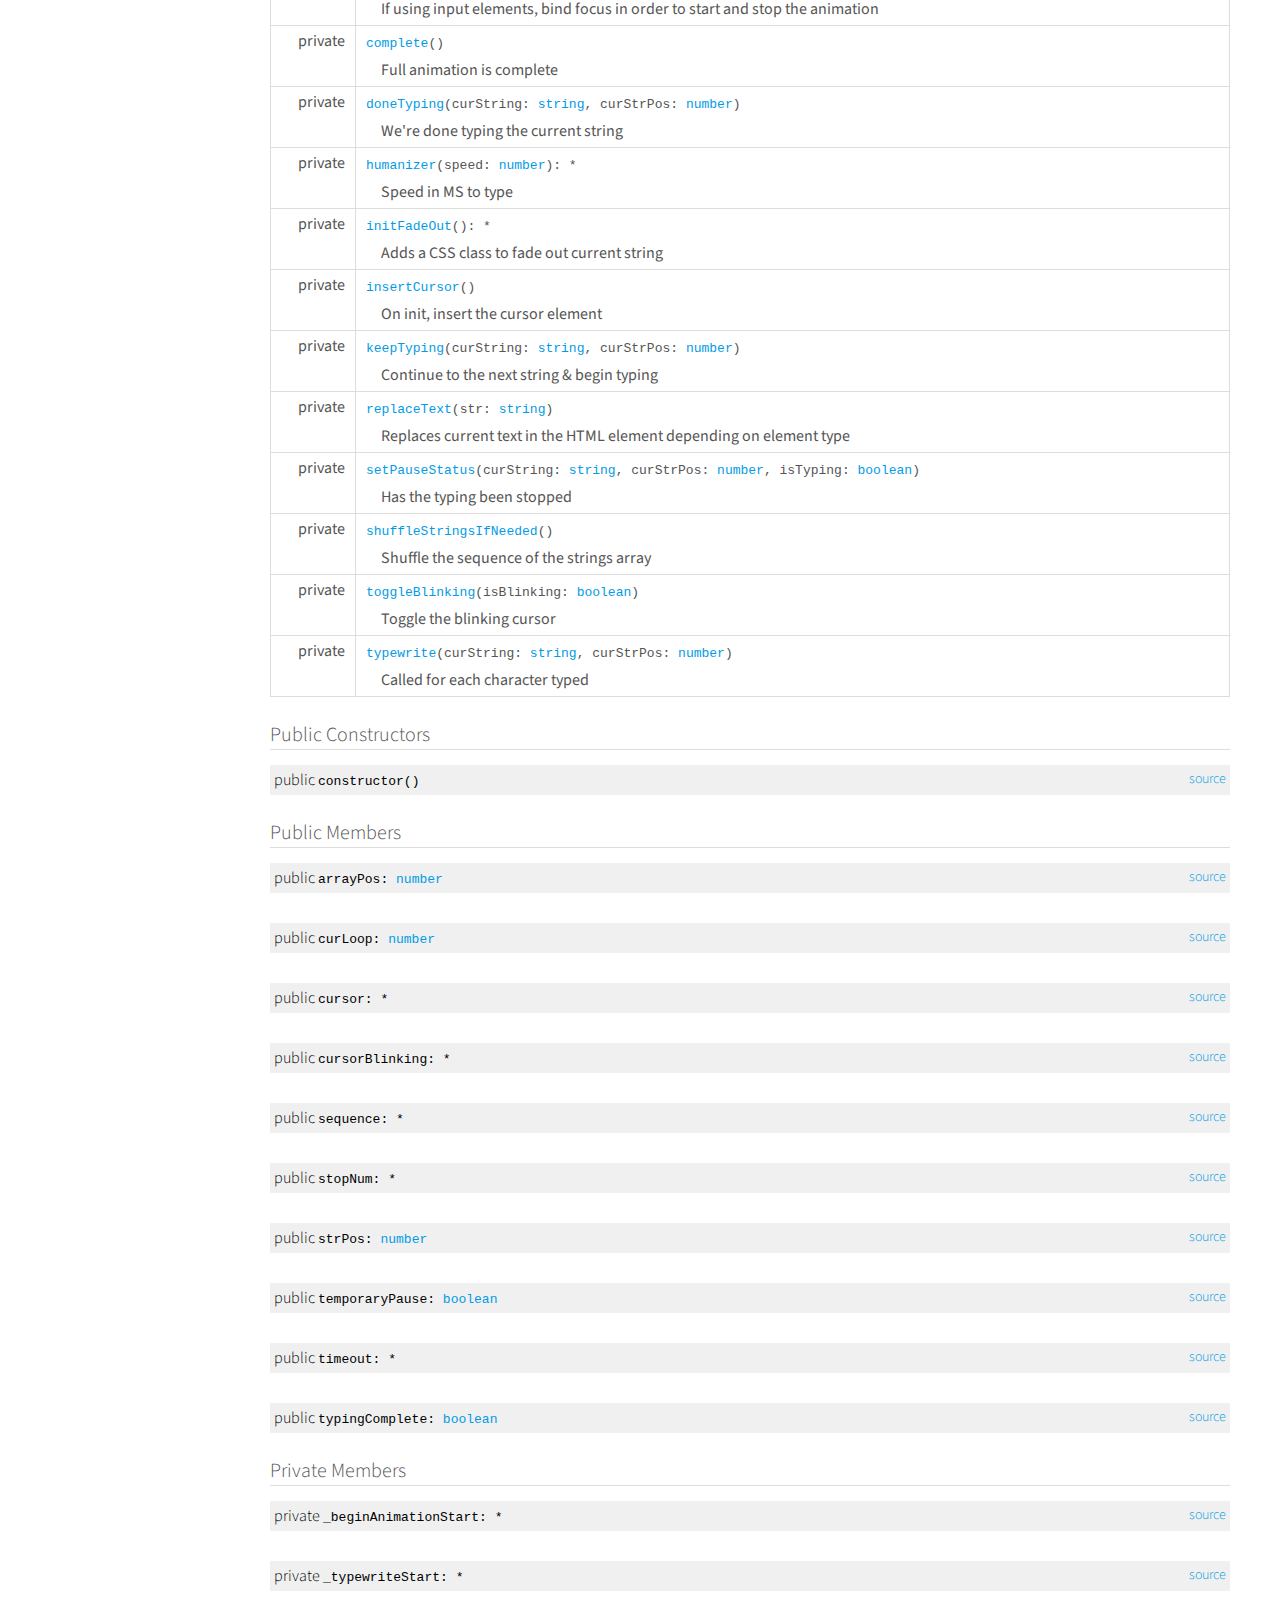
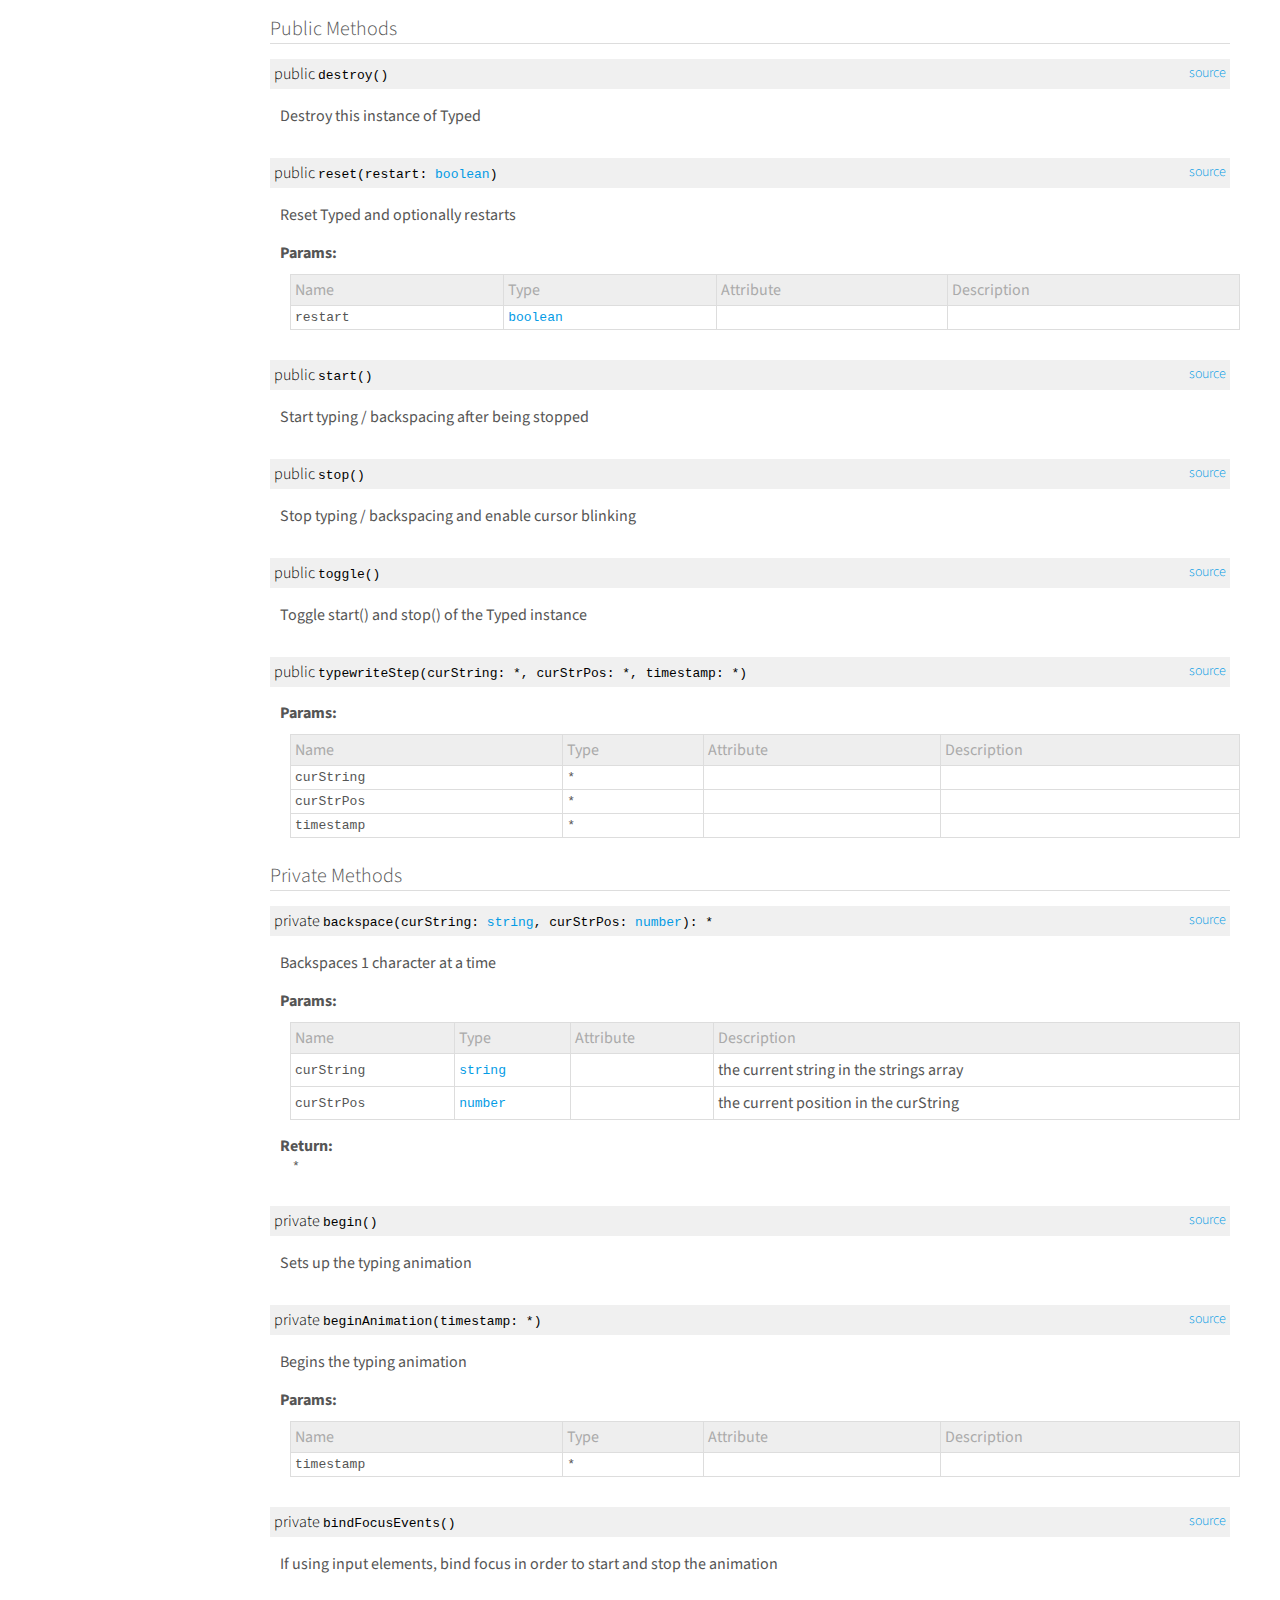
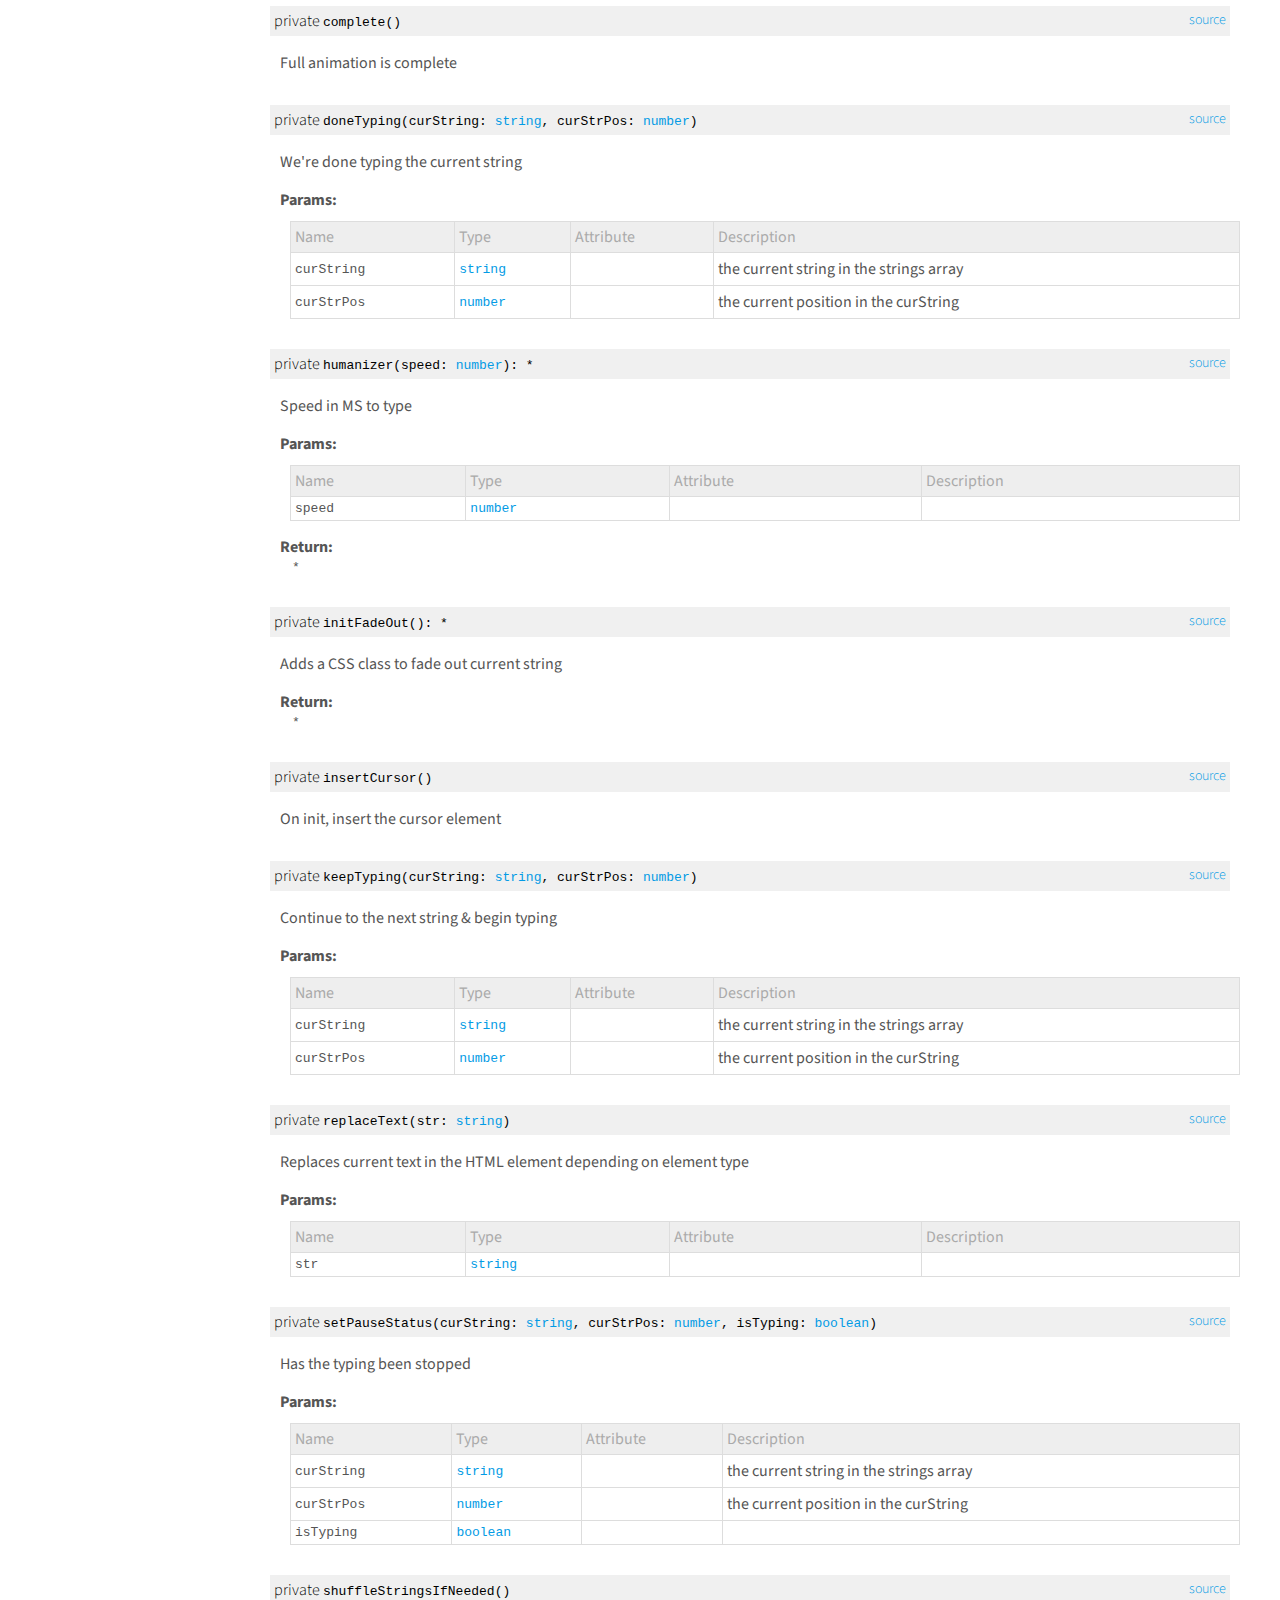
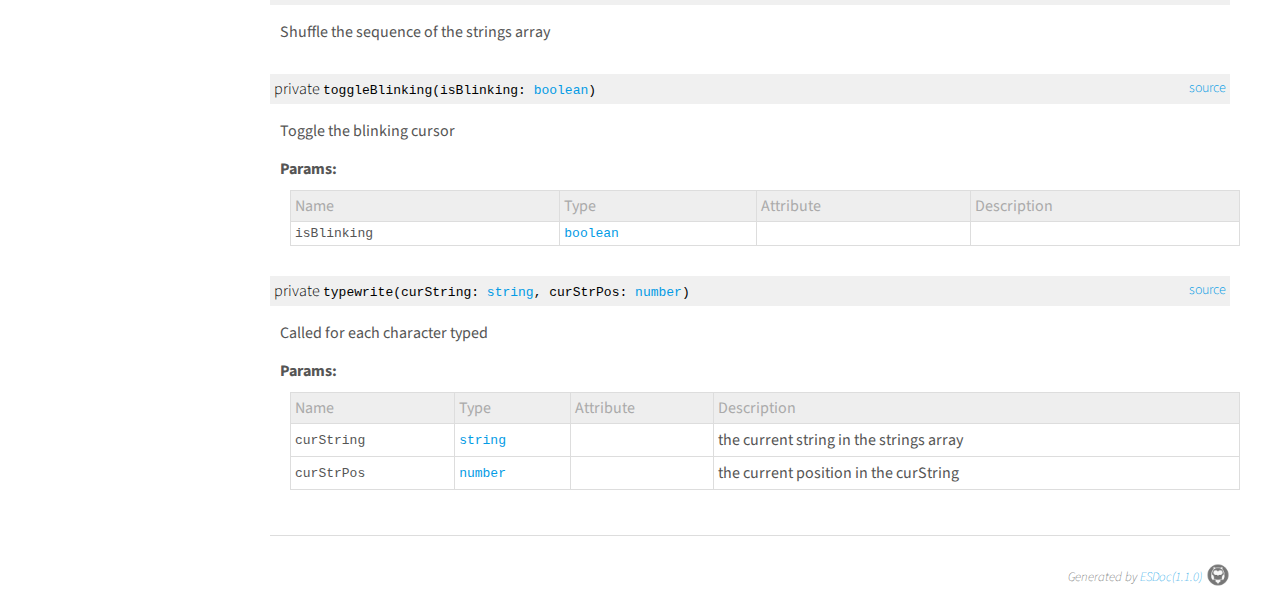
<file: typed.js-main/docs/class/src/typed-using-raf.js~Typed.html>
<!DOCTYPE html>
<html>
<head>
  <meta charset="utf-8">
  <base data-ice="baseUrl" href="../../">
  <title data-ice="title">Typed | typed.js</title>
  <link type="text/css" rel="stylesheet" href="css/style.css">
  <link type="text/css" rel="stylesheet" href="css/prettify-tomorrow.css">
  <script src="script/prettify/prettify.js"></script>
  <script src="script/manual.js"></script>
<meta name="description" content="A JavaScript Typing Animation Library"><meta property="twitter:card" content="summary"><meta property="twitter:title" content="typed.js"><meta property="twitter:description" content="A JavaScript Typing Animation Library"></head>
<body class="layout-container" data-ice="rootContainer">

<header>
  <a href="./">Home</a>
  
  <a href="identifiers.html">Reference</a>
  <a href="source.html">Source</a>
  
  <div class="search-box">
  <span>
    <img src="./image/search.png">
    <span class="search-input-edge"></span><input class="search-input"><span class="search-input-edge"></span>
  </span>
    <ul class="search-result"></ul>
  </div>
<a style="position:relative; top:3px;" href="https://github.com/mattboldt/typed.js"><img width="20px" src="./image/github.png"></a></header>

<nav class="navigation" data-ice="nav"><div>
  <ul>
    
  <li data-ice="doc"><span data-ice="kind" class="kind-class">C</span><span data-ice="name"><span><a href="class/src/html-parser.js~HTMLParser.html">HTMLParser</a></span></span></li>
<li data-ice="doc"><span data-ice="kind" class="kind-class">C</span><span data-ice="name"><span><a href="class/src/initializer.js~Initializer.html">Initializer</a></span></span></li>
<li data-ice="doc"><span data-ice="kind" class="kind-class">C</span><span data-ice="name"><span><a href="class/src/typed-using-raf.js~Typed.html">Typed</a></span></span></li>
<li data-ice="doc"><span data-ice="kind" class="kind-class">C</span><span data-ice="name"><span><a href="class/src/typed.js~Typed.html">Typed</a></span></span></li>
<li data-ice="doc"><span data-ice="kind" class="kind-variable">V</span><span data-ice="name"><span><a href="variable/index.html#static-variable-defaults">defaults</a></span></span></li>
<li data-ice="doc"><span data-ice="kind" class="kind-variable">V</span><span data-ice="name"><span><a href="variable/index.html#static-variable-htmlParser">htmlParser</a></span></span></li>
<li data-ice="doc"><span data-ice="kind" class="kind-variable">V</span><span data-ice="name"><span><a href="variable/index.html#static-variable-initializer">initializer</a></span></span></li>
</ul>
</div>
</nav>

<div class="content" data-ice="content"><div class="header-notice">
  <div data-ice="importPath" class="import-path"><pre class="prettyprint"><code data-ice="importPathCode">import Typed from &apos;<span><a href="file/src/typed-using-raf.js.html#lineNumber11">typed.js/src/typed-using-raf.js</a></span>&apos;</code></pre></div>
  <span data-ice="access">public</span>
  <span data-ice="kind">class</span>
  
  
  
  <span data-ice="source">| <span><a href="file/src/typed-using-raf.js.html#lineNumber11">source</a></span></span>
</div>

<div class="self-detail detail">
  <h1 data-ice="name">Typed</h1>

  

  
  
  
  
  
  
  
  
  

  
  
  <div class="description" data-ice="description"><p>Welcome to Typed.js!</p>
</div>
  

  

  

  

  
</div>



<div data-ice="constructorSummary"><h2>Constructor Summary</h2><table class="summary" data-ice="summary">
  <thead><tr><td data-ice="title" colspan="3">Public Constructor</td></tr></thead>
  <tbody>
  
  <tr data-ice="target">
    <td>
      <span class="access" data-ice="access">public</span>
      
      
      
      <span class="override" data-ice="override"></span>
    </td>
    <td>
      <div>
        <p>
          
          
          
          <span class="code" data-ice="name"><span><a href="class/src/typed-using-raf.js~Typed.html#instance-constructor-constructor">constructor</a></span></span><span class="code" data-ice="signature">()</span>
        </p>
      </div>
      <div>
        
        
        
      </div>
    </td>
    <td>
      
      
    </td>
  </tr>
</tbody>
</table>
</div>
<div data-ice="memberSummary"><h2>Member Summary</h2><table class="summary" data-ice="summary">
  <thead><tr><td data-ice="title" colspan="3">Public Members</td></tr></thead>
  <tbody>
  
  <tr data-ice="target">
    <td>
      <span class="access" data-ice="access">public</span>
      
      
      
      <span class="override" data-ice="override"></span>
    </td>
    <td>
      <div>
        <p>
          
          
          
          <span class="code" data-ice="name"><span><a href="class/src/typed-using-raf.js~Typed.html#instance-member-arrayPos">arrayPos</a></span></span><span class="code" data-ice="signature">: <span><a href="https://developer.mozilla.org/en-US/docs/Web/JavaScript/Reference/Global_Objects/Number">number</a></span></span>
        </p>
      </div>
      <div>
        
        
        
      </div>
    </td>
    <td>
      
      
    </td>
  </tr>
<tr data-ice="target">
    <td>
      <span class="access" data-ice="access">public</span>
      
      
      
      <span class="override" data-ice="override"></span>
    </td>
    <td>
      <div>
        <p>
          
          
          
          <span class="code" data-ice="name"><span><a href="class/src/typed-using-raf.js~Typed.html#instance-member-curLoop">curLoop</a></span></span><span class="code" data-ice="signature">: <span><a href="https://developer.mozilla.org/en-US/docs/Web/JavaScript/Reference/Global_Objects/Number">number</a></span></span>
        </p>
      </div>
      <div>
        
        
        
      </div>
    </td>
    <td>
      
      
    </td>
  </tr>
<tr data-ice="target">
    <td>
      <span class="access" data-ice="access">public</span>
      
      
      
      <span class="override" data-ice="override"></span>
    </td>
    <td>
      <div>
        <p>
          
          
          
          <span class="code" data-ice="name"><span><a href="class/src/typed-using-raf.js~Typed.html#instance-member-cursor">cursor</a></span></span><span class="code" data-ice="signature">: <span>*</span></span>
        </p>
      </div>
      <div>
        
        
        
      </div>
    </td>
    <td>
      
      
    </td>
  </tr>
<tr data-ice="target">
    <td>
      <span class="access" data-ice="access">public</span>
      
      
      
      <span class="override" data-ice="override"></span>
    </td>
    <td>
      <div>
        <p>
          
          
          
          <span class="code" data-ice="name"><span><a href="class/src/typed-using-raf.js~Typed.html#instance-member-cursorBlinking">cursorBlinking</a></span></span><span class="code" data-ice="signature">: <span>*</span></span>
        </p>
      </div>
      <div>
        
        
        
      </div>
    </td>
    <td>
      
      
    </td>
  </tr>
<tr data-ice="target">
    <td>
      <span class="access" data-ice="access">public</span>
      
      
      
      <span class="override" data-ice="override"></span>
    </td>
    <td>
      <div>
        <p>
          
          
          
          <span class="code" data-ice="name"><span><a href="class/src/typed-using-raf.js~Typed.html#instance-member-sequence">sequence</a></span></span><span class="code" data-ice="signature">: <span>*</span></span>
        </p>
      </div>
      <div>
        
        
        
      </div>
    </td>
    <td>
      
      
    </td>
  </tr>
<tr data-ice="target">
    <td>
      <span class="access" data-ice="access">public</span>
      
      
      
      <span class="override" data-ice="override"></span>
    </td>
    <td>
      <div>
        <p>
          
          
          
          <span class="code" data-ice="name"><span><a href="class/src/typed-using-raf.js~Typed.html#instance-member-stopNum">stopNum</a></span></span><span class="code" data-ice="signature">: <span>*</span></span>
        </p>
      </div>
      <div>
        
        
        
      </div>
    </td>
    <td>
      
      
    </td>
  </tr>
<tr data-ice="target">
    <td>
      <span class="access" data-ice="access">public</span>
      
      
      
      <span class="override" data-ice="override"></span>
    </td>
    <td>
      <div>
        <p>
          
          
          
          <span class="code" data-ice="name"><span><a href="class/src/typed-using-raf.js~Typed.html#instance-member-strPos">strPos</a></span></span><span class="code" data-ice="signature">: <span><a href="https://developer.mozilla.org/en-US/docs/Web/JavaScript/Reference/Global_Objects/Number">number</a></span></span>
        </p>
      </div>
      <div>
        
        
        
      </div>
    </td>
    <td>
      
      
    </td>
  </tr>
<tr data-ice="target">
    <td>
      <span class="access" data-ice="access">public</span>
      
      
      
      <span class="override" data-ice="override"></span>
    </td>
    <td>
      <div>
        <p>
          
          
          
          <span class="code" data-ice="name"><span><a href="class/src/typed-using-raf.js~Typed.html#instance-member-temporaryPause">temporaryPause</a></span></span><span class="code" data-ice="signature">: <span><a href="https://developer.mozilla.org/en-US/docs/Web/JavaScript/Reference/Global_Objects/Boolean">boolean</a></span></span>
        </p>
      </div>
      <div>
        
        
        
      </div>
    </td>
    <td>
      
      
    </td>
  </tr>
<tr data-ice="target">
    <td>
      <span class="access" data-ice="access">public</span>
      
      
      
      <span class="override" data-ice="override"></span>
    </td>
    <td>
      <div>
        <p>
          
          
          
          <span class="code" data-ice="name"><span><a href="class/src/typed-using-raf.js~Typed.html#instance-member-timeout">timeout</a></span></span><span class="code" data-ice="signature">: <span>*</span></span>
        </p>
      </div>
      <div>
        
        
        
      </div>
    </td>
    <td>
      
      
    </td>
  </tr>
<tr data-ice="target">
    <td>
      <span class="access" data-ice="access">public</span>
      
      
      
      <span class="override" data-ice="override"></span>
    </td>
    <td>
      <div>
        <p>
          
          
          
          <span class="code" data-ice="name"><span><a href="class/src/typed-using-raf.js~Typed.html#instance-member-typingComplete">typingComplete</a></span></span><span class="code" data-ice="signature">: <span><a href="https://developer.mozilla.org/en-US/docs/Web/JavaScript/Reference/Global_Objects/Boolean">boolean</a></span></span>
        </p>
      </div>
      <div>
        
        
        
      </div>
    </td>
    <td>
      
      
    </td>
  </tr>
</tbody>
</table>
<table class="summary" data-ice="summary">
  <thead><tr><td data-ice="title" colspan="3">Private Members</td></tr></thead>
  <tbody>
  
  <tr data-ice="target">
    <td>
      <span class="access" data-ice="access">private</span>
      
      
      
      <span class="override" data-ice="override"></span>
    </td>
    <td>
      <div>
        <p>
          
          
          
          <span class="code" data-ice="name"><span><a href="class/src/typed-using-raf.js~Typed.html#instance-member-_beginAnimationStart">_beginAnimationStart</a></span></span><span class="code" data-ice="signature">: <span>*</span></span>
        </p>
      </div>
      <div>
        
        
        
      </div>
    </td>
    <td>
      
      
    </td>
  </tr>
<tr data-ice="target">
    <td>
      <span class="access" data-ice="access">private</span>
      
      
      
      <span class="override" data-ice="override"></span>
    </td>
    <td>
      <div>
        <p>
          
          
          
          <span class="code" data-ice="name"><span><a href="class/src/typed-using-raf.js~Typed.html#instance-member-_typewriteStart">_typewriteStart</a></span></span><span class="code" data-ice="signature">: <span>*</span></span>
        </p>
      </div>
      <div>
        
        
        
      </div>
    </td>
    <td>
      
      
    </td>
  </tr>
</tbody>
</table>
</div>
<div data-ice="methodSummary"><h2>Method Summary</h2><table class="summary" data-ice="summary">
  <thead><tr><td data-ice="title" colspan="3">Public Methods</td></tr></thead>
  <tbody>
  
  <tr data-ice="target">
    <td>
      <span class="access" data-ice="access">public</span>
      
      
      
      <span class="override" data-ice="override"></span>
    </td>
    <td>
      <div>
        <p>
          
          
          
          <span class="code" data-ice="name"><span><a href="class/src/typed-using-raf.js~Typed.html#instance-method-destroy">destroy</a></span></span><span class="code" data-ice="signature">()</span>
        </p>
      </div>
      <div>
        
        
        <div data-ice="description"><p>Destroy this instance of Typed</p>
</div>
      </div>
    </td>
    <td>
      
      
    </td>
  </tr>
<tr data-ice="target">
    <td>
      <span class="access" data-ice="access">public</span>
      
      
      
      <span class="override" data-ice="override"></span>
    </td>
    <td>
      <div>
        <p>
          
          
          
          <span class="code" data-ice="name"><span><a href="class/src/typed-using-raf.js~Typed.html#instance-method-reset">reset</a></span></span><span class="code" data-ice="signature">(restart: <span><a href="https://developer.mozilla.org/en-US/docs/Web/JavaScript/Reference/Global_Objects/Boolean">boolean</a></span>)</span>
        </p>
      </div>
      <div>
        
        
        <div data-ice="description"><p>Reset Typed and optionally restarts</p>
</div>
      </div>
    </td>
    <td>
      
      
    </td>
  </tr>
<tr data-ice="target">
    <td>
      <span class="access" data-ice="access">public</span>
      
      
      
      <span class="override" data-ice="override"></span>
    </td>
    <td>
      <div>
        <p>
          
          
          
          <span class="code" data-ice="name"><span><a href="class/src/typed-using-raf.js~Typed.html#instance-method-start">start</a></span></span><span class="code" data-ice="signature">()</span>
        </p>
      </div>
      <div>
        
        
        <div data-ice="description"><p>Start typing / backspacing after being stopped</p>
</div>
      </div>
    </td>
    <td>
      
      
    </td>
  </tr>
<tr data-ice="target">
    <td>
      <span class="access" data-ice="access">public</span>
      
      
      
      <span class="override" data-ice="override"></span>
    </td>
    <td>
      <div>
        <p>
          
          
          
          <span class="code" data-ice="name"><span><a href="class/src/typed-using-raf.js~Typed.html#instance-method-stop">stop</a></span></span><span class="code" data-ice="signature">()</span>
        </p>
      </div>
      <div>
        
        
        <div data-ice="description"><p>Stop typing / backspacing and enable cursor blinking</p>
</div>
      </div>
    </td>
    <td>
      
      
    </td>
  </tr>
<tr data-ice="target">
    <td>
      <span class="access" data-ice="access">public</span>
      
      
      
      <span class="override" data-ice="override"></span>
    </td>
    <td>
      <div>
        <p>
          
          
          
          <span class="code" data-ice="name"><span><a href="class/src/typed-using-raf.js~Typed.html#instance-method-toggle">toggle</a></span></span><span class="code" data-ice="signature">()</span>
        </p>
      </div>
      <div>
        
        
        <div data-ice="description"><p>Toggle start() and stop() of the Typed instance</p>
</div>
      </div>
    </td>
    <td>
      
      
    </td>
  </tr>
<tr data-ice="target">
    <td>
      <span class="access" data-ice="access">public</span>
      
      
      
      <span class="override" data-ice="override"></span>
    </td>
    <td>
      <div>
        <p>
          
          
          
          <span class="code" data-ice="name"><span><a href="class/src/typed-using-raf.js~Typed.html#instance-method-typewriteStep">typewriteStep</a></span></span><span class="code" data-ice="signature">(curString: <span>*</span>, curStrPos: <span>*</span>, timestamp: <span>*</span>)</span>
        </p>
      </div>
      <div>
        
        
        
      </div>
    </td>
    <td>
      
      
    </td>
  </tr>
</tbody>
</table>
<table class="summary" data-ice="summary">
  <thead><tr><td data-ice="title" colspan="3">Private Methods</td></tr></thead>
  <tbody>
  
  <tr data-ice="target">
    <td>
      <span class="access" data-ice="access">private</span>
      
      
      
      <span class="override" data-ice="override"></span>
    </td>
    <td>
      <div>
        <p>
          
          
          
          <span class="code" data-ice="name"><span><a href="class/src/typed-using-raf.js~Typed.html#instance-method-backspace">backspace</a></span></span><span class="code" data-ice="signature">(curString: <span><a href="https://developer.mozilla.org/en-US/docs/Web/JavaScript/Reference/Global_Objects/String">string</a></span>, curStrPos: <span><a href="https://developer.mozilla.org/en-US/docs/Web/JavaScript/Reference/Global_Objects/Number">number</a></span>): <span>*</span></span>
        </p>
      </div>
      <div>
        
        
        <div data-ice="description"><p>Backspaces 1 character at a time</p>
</div>
      </div>
    </td>
    <td>
      
      
    </td>
  </tr>
<tr data-ice="target">
    <td>
      <span class="access" data-ice="access">private</span>
      
      
      
      <span class="override" data-ice="override"></span>
    </td>
    <td>
      <div>
        <p>
          
          
          
          <span class="code" data-ice="name"><span><a href="class/src/typed-using-raf.js~Typed.html#instance-method-begin">begin</a></span></span><span class="code" data-ice="signature">()</span>
        </p>
      </div>
      <div>
        
        
        <div data-ice="description"><p>Sets up the typing animation</p>
</div>
      </div>
    </td>
    <td>
      
      
    </td>
  </tr>
<tr data-ice="target">
    <td>
      <span class="access" data-ice="access">private</span>
      
      
      
      <span class="override" data-ice="override"></span>
    </td>
    <td>
      <div>
        <p>
          
          
          
          <span class="code" data-ice="name"><span><a href="class/src/typed-using-raf.js~Typed.html#instance-method-beginAnimation">beginAnimation</a></span></span><span class="code" data-ice="signature">(timestamp: <span>*</span>)</span>
        </p>
      </div>
      <div>
        
        
        <div data-ice="description"><p>Begins the typing animation</p>
</div>
      </div>
    </td>
    <td>
      
      
    </td>
  </tr>
<tr data-ice="target">
    <td>
      <span class="access" data-ice="access">private</span>
      
      
      
      <span class="override" data-ice="override"></span>
    </td>
    <td>
      <div>
        <p>
          
          
          
          <span class="code" data-ice="name"><span><a href="class/src/typed-using-raf.js~Typed.html#instance-method-bindFocusEvents">bindFocusEvents</a></span></span><span class="code" data-ice="signature">()</span>
        </p>
      </div>
      <div>
        
        
        <div data-ice="description"><p>If using input elements, bind focus in order to
start and stop the animation</p>
</div>
      </div>
    </td>
    <td>
      
      
    </td>
  </tr>
<tr data-ice="target">
    <td>
      <span class="access" data-ice="access">private</span>
      
      
      
      <span class="override" data-ice="override"></span>
    </td>
    <td>
      <div>
        <p>
          
          
          
          <span class="code" data-ice="name"><span><a href="class/src/typed-using-raf.js~Typed.html#instance-method-complete">complete</a></span></span><span class="code" data-ice="signature">()</span>
        </p>
      </div>
      <div>
        
        
        <div data-ice="description"><p>Full animation is complete</p>
</div>
      </div>
    </td>
    <td>
      
      
    </td>
  </tr>
<tr data-ice="target">
    <td>
      <span class="access" data-ice="access">private</span>
      
      
      
      <span class="override" data-ice="override"></span>
    </td>
    <td>
      <div>
        <p>
          
          
          
          <span class="code" data-ice="name"><span><a href="class/src/typed-using-raf.js~Typed.html#instance-method-doneTyping">doneTyping</a></span></span><span class="code" data-ice="signature">(curString: <span><a href="https://developer.mozilla.org/en-US/docs/Web/JavaScript/Reference/Global_Objects/String">string</a></span>, curStrPos: <span><a href="https://developer.mozilla.org/en-US/docs/Web/JavaScript/Reference/Global_Objects/Number">number</a></span>)</span>
        </p>
      </div>
      <div>
        
        
        <div data-ice="description"><p>We&apos;re done typing the current string</p>
</div>
      </div>
    </td>
    <td>
      
      
    </td>
  </tr>
<tr data-ice="target">
    <td>
      <span class="access" data-ice="access">private</span>
      
      
      
      <span class="override" data-ice="override"></span>
    </td>
    <td>
      <div>
        <p>
          
          
          
          <span class="code" data-ice="name"><span><a href="class/src/typed-using-raf.js~Typed.html#instance-method-humanizer">humanizer</a></span></span><span class="code" data-ice="signature">(speed: <span><a href="https://developer.mozilla.org/en-US/docs/Web/JavaScript/Reference/Global_Objects/Number">number</a></span>): <span>*</span></span>
        </p>
      </div>
      <div>
        
        
        <div data-ice="description"><p>Speed in MS to type</p>
</div>
      </div>
    </td>
    <td>
      
      
    </td>
  </tr>
<tr data-ice="target">
    <td>
      <span class="access" data-ice="access">private</span>
      
      
      
      <span class="override" data-ice="override"></span>
    </td>
    <td>
      <div>
        <p>
          
          
          
          <span class="code" data-ice="name"><span><a href="class/src/typed-using-raf.js~Typed.html#instance-method-initFadeOut">initFadeOut</a></span></span><span class="code" data-ice="signature">(): <span>*</span></span>
        </p>
      </div>
      <div>
        
        
        <div data-ice="description"><p>Adds a CSS class to fade out current string</p>
</div>
      </div>
    </td>
    <td>
      
      
    </td>
  </tr>
<tr data-ice="target">
    <td>
      <span class="access" data-ice="access">private</span>
      
      
      
      <span class="override" data-ice="override"></span>
    </td>
    <td>
      <div>
        <p>
          
          
          
          <span class="code" data-ice="name"><span><a href="class/src/typed-using-raf.js~Typed.html#instance-method-insertCursor">insertCursor</a></span></span><span class="code" data-ice="signature">()</span>
        </p>
      </div>
      <div>
        
        
        <div data-ice="description"><p>On init, insert the cursor element</p>
</div>
      </div>
    </td>
    <td>
      
      
    </td>
  </tr>
<tr data-ice="target">
    <td>
      <span class="access" data-ice="access">private</span>
      
      
      
      <span class="override" data-ice="override"></span>
    </td>
    <td>
      <div>
        <p>
          
          
          
          <span class="code" data-ice="name"><span><a href="class/src/typed-using-raf.js~Typed.html#instance-method-keepTyping">keepTyping</a></span></span><span class="code" data-ice="signature">(curString: <span><a href="https://developer.mozilla.org/en-US/docs/Web/JavaScript/Reference/Global_Objects/String">string</a></span>, curStrPos: <span><a href="https://developer.mozilla.org/en-US/docs/Web/JavaScript/Reference/Global_Objects/Number">number</a></span>)</span>
        </p>
      </div>
      <div>
        
        
        <div data-ice="description"><p>Continue to the next string &amp; begin typing</p>
</div>
      </div>
    </td>
    <td>
      
      
    </td>
  </tr>
<tr data-ice="target">
    <td>
      <span class="access" data-ice="access">private</span>
      
      
      
      <span class="override" data-ice="override"></span>
    </td>
    <td>
      <div>
        <p>
          
          
          
          <span class="code" data-ice="name"><span><a href="class/src/typed-using-raf.js~Typed.html#instance-method-replaceText">replaceText</a></span></span><span class="code" data-ice="signature">(str: <span><a href="https://developer.mozilla.org/en-US/docs/Web/JavaScript/Reference/Global_Objects/String">string</a></span>)</span>
        </p>
      </div>
      <div>
        
        
        <div data-ice="description"><p>Replaces current text in the HTML element
depending on element type</p>
</div>
      </div>
    </td>
    <td>
      
      
    </td>
  </tr>
<tr data-ice="target">
    <td>
      <span class="access" data-ice="access">private</span>
      
      
      
      <span class="override" data-ice="override"></span>
    </td>
    <td>
      <div>
        <p>
          
          
          
          <span class="code" data-ice="name"><span><a href="class/src/typed-using-raf.js~Typed.html#instance-method-setPauseStatus">setPauseStatus</a></span></span><span class="code" data-ice="signature">(curString: <span><a href="https://developer.mozilla.org/en-US/docs/Web/JavaScript/Reference/Global_Objects/String">string</a></span>, curStrPos: <span><a href="https://developer.mozilla.org/en-US/docs/Web/JavaScript/Reference/Global_Objects/Number">number</a></span>, isTyping: <span><a href="https://developer.mozilla.org/en-US/docs/Web/JavaScript/Reference/Global_Objects/Boolean">boolean</a></span>)</span>
        </p>
      </div>
      <div>
        
        
        <div data-ice="description"><p>Has the typing been stopped</p>
</div>
      </div>
    </td>
    <td>
      
      
    </td>
  </tr>
<tr data-ice="target">
    <td>
      <span class="access" data-ice="access">private</span>
      
      
      
      <span class="override" data-ice="override"></span>
    </td>
    <td>
      <div>
        <p>
          
          
          
          <span class="code" data-ice="name"><span><a href="class/src/typed-using-raf.js~Typed.html#instance-method-shuffleStringsIfNeeded">shuffleStringsIfNeeded</a></span></span><span class="code" data-ice="signature">()</span>
        </p>
      </div>
      <div>
        
        
        <div data-ice="description"><p>Shuffle the sequence of the strings array</p>
</div>
      </div>
    </td>
    <td>
      
      
    </td>
  </tr>
<tr data-ice="target">
    <td>
      <span class="access" data-ice="access">private</span>
      
      
      
      <span class="override" data-ice="override"></span>
    </td>
    <td>
      <div>
        <p>
          
          
          
          <span class="code" data-ice="name"><span><a href="class/src/typed-using-raf.js~Typed.html#instance-method-toggleBlinking">toggleBlinking</a></span></span><span class="code" data-ice="signature">(isBlinking: <span><a href="https://developer.mozilla.org/en-US/docs/Web/JavaScript/Reference/Global_Objects/Boolean">boolean</a></span>)</span>
        </p>
      </div>
      <div>
        
        
        <div data-ice="description"><p>Toggle the blinking cursor</p>
</div>
      </div>
    </td>
    <td>
      
      
    </td>
  </tr>
<tr data-ice="target">
    <td>
      <span class="access" data-ice="access">private</span>
      
      
      
      <span class="override" data-ice="override"></span>
    </td>
    <td>
      <div>
        <p>
          
          
          
          <span class="code" data-ice="name"><span><a href="class/src/typed-using-raf.js~Typed.html#instance-method-typewrite">typewrite</a></span></span><span class="code" data-ice="signature">(curString: <span><a href="https://developer.mozilla.org/en-US/docs/Web/JavaScript/Reference/Global_Objects/String">string</a></span>, curStrPos: <span><a href="https://developer.mozilla.org/en-US/docs/Web/JavaScript/Reference/Global_Objects/Number">number</a></span>)</span>
        </p>
      </div>
      <div>
        
        
        <div data-ice="description"><p>Called for each character typed</p>
</div>
      </div>
    </td>
    <td>
      
      
    </td>
  </tr>
</tbody>
</table>
</div>





<div data-ice="constructorDetails"><h2 data-ice="title">Public Constructors</h2>

<div class="detail" data-ice="detail">
  <h3 data-ice="anchor" id="instance-constructor-constructor">
    <span class="access" data-ice="access">public</span>
    
    
    
    
    
    <span class="code" data-ice="name">constructor</span><span class="code" data-ice="signature">()</span>
    <span class="right-info">
      
      
      <span data-ice="source"><span><a href="file/src/typed-using-raf.js.html#lineNumber12">source</a></span></span>
    </span>
  </h3>

  
  
  
  

  

  <div data-ice="properties">
</div>

  

  

  

  

  

  

  

  
  
</div>
</div>
<div data-ice="memberDetails"><h2 data-ice="title">Public Members</h2>

<div class="detail" data-ice="detail">
  <h3 data-ice="anchor" id="instance-member-arrayPos">
    <span class="access" data-ice="access">public</span>
    
    
    
    
    
    <span class="code" data-ice="name">arrayPos</span><span class="code" data-ice="signature">: <span><a href="https://developer.mozilla.org/en-US/docs/Web/JavaScript/Reference/Global_Objects/Number">number</a></span></span>
    <span class="right-info">
      
      
      <span data-ice="source"><span><a href="file/src/typed-using-raf.js.html#lineNumber77">source</a></span></span>
    </span>
  </h3>

  
  
  
  

  

  <div data-ice="properties">
</div>

  

  

  

  

  

  

  

  
  
</div>
<div class="detail" data-ice="detail">
  <h3 data-ice="anchor" id="instance-member-curLoop">
    <span class="access" data-ice="access">public</span>
    
    
    
    
    
    <span class="code" data-ice="name">curLoop</span><span class="code" data-ice="signature">: <span><a href="https://developer.mozilla.org/en-US/docs/Web/JavaScript/Reference/Global_Objects/Number">number</a></span></span>
    <span class="right-info">
      
      
      <span data-ice="source"><span><a href="file/src/typed-using-raf.js.html#lineNumber78">source</a></span></span>
    </span>
  </h3>

  
  
  
  

  

  <div data-ice="properties">
</div>

  

  

  

  

  

  

  

  
  
</div>
<div class="detail" data-ice="detail">
  <h3 data-ice="anchor" id="instance-member-cursor">
    <span class="access" data-ice="access">public</span>
    
    
    
    
    
    <span class="code" data-ice="name">cursor</span><span class="code" data-ice="signature">: <span>*</span></span>
    <span class="right-info">
      
      
      <span data-ice="source"><span><a href="file/src/typed-using-raf.js.html#lineNumber74">source</a></span></span>
    </span>
  </h3>

  
  
  
  

  

  <div data-ice="properties">
</div>

  

  

  

  

  

  

  

  
  
</div>
<div class="detail" data-ice="detail">
  <h3 data-ice="anchor" id="instance-member-cursorBlinking">
    <span class="access" data-ice="access">public</span>
    
    
    
    
    
    <span class="code" data-ice="name">cursorBlinking</span><span class="code" data-ice="signature">: <span>*</span></span>
    <span class="right-info">
      
      
      <span data-ice="source"><span><a href="file/src/typed-using-raf.js.html#lineNumber368">source</a></span></span>
    </span>
  </h3>

  
  
  
  

  

  <div data-ice="properties">
</div>

  

  

  

  

  

  

  

  
  
</div>
<div class="detail" data-ice="detail">
  <h3 data-ice="anchor" id="instance-member-sequence">
    <span class="access" data-ice="access">public</span>
    
    
    
    
    
    <span class="code" data-ice="name">sequence</span><span class="code" data-ice="signature">: <span>*</span></span>
    <span class="right-info">
      
      
      <span data-ice="source"><span><a href="file/src/typed-using-raf.js.html#lineNumber391">source</a></span></span>
    </span>
  </h3>

  
  
  
  

  

  <div data-ice="properties">
</div>

  

  

  

  

  

  

  

  
  
</div>
<div class="detail" data-ice="detail">
  <h3 data-ice="anchor" id="instance-member-stopNum">
    <span class="access" data-ice="access">public</span>
    
    
    
    
    
    <span class="code" data-ice="name">stopNum</span><span class="code" data-ice="signature">: <span>*</span></span>
    <span class="right-info">
      
      
      <span data-ice="source"><span><a href="file/src/typed-using-raf.js.html#lineNumber301">source</a></span></span>
    </span>
  </h3>

  
  
  
  

  

  <div data-ice="properties">
</div>

  

  

  

  

  

  

  

  
  
</div>
<div class="detail" data-ice="detail">
  <h3 data-ice="anchor" id="instance-member-strPos">
    <span class="access" data-ice="access">public</span>
    
    
    
    
    
    <span class="code" data-ice="name">strPos</span><span class="code" data-ice="signature">: <span><a href="https://developer.mozilla.org/en-US/docs/Web/JavaScript/Reference/Global_Objects/Number">number</a></span></span>
    <span class="right-info">
      
      
      <span data-ice="source"><span><a href="file/src/typed-using-raf.js.html#lineNumber76">source</a></span></span>
    </span>
  </h3>

  
  
  
  

  

  <div data-ice="properties">
</div>

  

  

  

  

  

  

  

  
  
</div>
<div class="detail" data-ice="detail">
  <h3 data-ice="anchor" id="instance-member-temporaryPause">
    <span class="access" data-ice="access">public</span>
    
    
    
    
    
    <span class="code" data-ice="name">temporaryPause</span><span class="code" data-ice="signature">: <span><a href="https://developer.mozilla.org/en-US/docs/Web/JavaScript/Reference/Global_Objects/Boolean">boolean</a></span></span>
    <span class="right-info">
      
      
      <span data-ice="source"><span><a href="file/src/typed-using-raf.js.html#lineNumber179">source</a></span></span>
    </span>
  </h3>

  
  
  
  

  

  <div data-ice="properties">
</div>

  

  

  

  

  

  

  

  
  
</div>
<div class="detail" data-ice="detail">
  <h3 data-ice="anchor" id="instance-member-timeout">
    <span class="access" data-ice="access">public</span>
    
    
    
    
    
    <span class="code" data-ice="name">timeout</span><span class="code" data-ice="signature">: <span>*</span></span>
    <span class="right-info">
      
      
      <span data-ice="source"><span><a href="file/src/typed-using-raf.js.html#lineNumber208">source</a></span></span>
    </span>
  </h3>

  
  
  
  

  

  <div data-ice="properties">
</div>

  

  

  

  

  

  

  

  
  
</div>
<div class="detail" data-ice="detail">
  <h3 data-ice="anchor" id="instance-member-typingComplete">
    <span class="access" data-ice="access">public</span>
    
    
    
    
    
    <span class="code" data-ice="name">typingComplete</span><span class="code" data-ice="signature">: <span><a href="https://developer.mozilla.org/en-US/docs/Web/JavaScript/Reference/Global_Objects/Boolean">boolean</a></span></span>
    <span class="right-info">
      
      
      <span data-ice="source"><span><a href="file/src/typed-using-raf.js.html#lineNumber92">source</a></span></span>
    </span>
  </h3>

  
  
  
  

  

  <div data-ice="properties">
</div>

  

  

  

  

  

  

  

  
  
</div>
<h2 data-ice="title">Private Members</h2>

<div class="detail" data-ice="detail">
  <h3 data-ice="anchor" id="instance-member-_beginAnimationStart">
    <span class="access" data-ice="access">private</span>
    
    
    
    
    
    <span class="code" data-ice="name">_beginAnimationStart</span><span class="code" data-ice="signature">: <span>*</span></span>
    <span class="right-info">
      
      
      <span data-ice="source"><span><a href="file/src/typed-using-raf.js.html#lineNumber105">source</a></span></span>
    </span>
  </h3>

  
  
  
  

  

  <div data-ice="properties">
</div>

  

  

  

  

  

  

  

  
  
</div>
<div class="detail" data-ice="detail">
  <h3 data-ice="anchor" id="instance-member-_typewriteStart">
    <span class="access" data-ice="access">private</span>
    
    
    
    
    
    <span class="code" data-ice="name">_typewriteStart</span><span class="code" data-ice="signature">: <span>*</span></span>
    <span class="right-info">
      
      
      <span data-ice="source"><span><a href="file/src/typed-using-raf.js.html#lineNumber152">source</a></span></span>
    </span>
  </h3>

  
  
  
  

  

  <div data-ice="properties">
</div>

  

  

  

  

  

  

  

  
  
</div>
</div>
<div data-ice="methodDetails"><h2 data-ice="title">Public Methods</h2>

<div class="detail" data-ice="detail">
  <h3 data-ice="anchor" id="instance-method-destroy">
    <span class="access" data-ice="access">public</span>
    
    
    
    
    
    <span class="code" data-ice="name">destroy</span><span class="code" data-ice="signature">()</span>
    <span class="right-info">
      
      
      <span data-ice="source"><span><a href="file/src/typed-using-raf.js.html#lineNumber59">source</a></span></span>
    </span>
  </h3>

  
  
  
  <div data-ice="description"><p>Destroy this instance of Typed</p>
</div>

  

  <div data-ice="properties">
</div>

  

  

  

  

  

  

  

  
  
</div>
<div class="detail" data-ice="detail">
  <h3 data-ice="anchor" id="instance-method-reset">
    <span class="access" data-ice="access">public</span>
    
    
    
    
    
    <span class="code" data-ice="name">reset</span><span class="code" data-ice="signature">(restart: <span><a href="https://developer.mozilla.org/en-US/docs/Web/JavaScript/Reference/Global_Objects/Boolean">boolean</a></span>)</span>
    <span class="right-info">
      
      
      <span data-ice="source"><span><a href="file/src/typed-using-raf.js.html#lineNumber69">source</a></span></span>
    </span>
  </h3>

  
  
  
  <div data-ice="description"><p>Reset Typed and optionally restarts</p>
</div>

  

  <div data-ice="properties"><div data-ice="properties">
  <h4 data-ice="title">Params:</h4>
  <table class="params">
    <thead>
    <tr><td>Name</td><td>Type</td><td>Attribute</td><td>Description</td></tr>
    </thead>
    <tbody>
    
    <tr data-ice="property" data-depth="0">
      <td data-ice="name" class="code" data-depth="0">restart</td>
      <td data-ice="type" class="code"><span><a href="https://developer.mozilla.org/en-US/docs/Web/JavaScript/Reference/Global_Objects/Boolean">boolean</a></span></td>
      <td data-ice="appendix"></td>
      <td data-ice="description"></td>
    </tr>
</tbody>
  </table>
</div>
</div>

  

  

  

  

  

  

  

  
  
</div>
<div class="detail" data-ice="detail">
  <h3 data-ice="anchor" id="instance-method-start">
    <span class="access" data-ice="access">public</span>
    
    
    
    
    
    <span class="code" data-ice="name">start</span><span class="code" data-ice="signature">()</span>
    <span class="right-info">
      
      
      <span data-ice="source"><span><a href="file/src/typed-using-raf.js.html#lineNumber43">source</a></span></span>
    </span>
  </h3>

  
  
  
  <div data-ice="description"><p>Start typing / backspacing after being stopped</p>
</div>

  

  <div data-ice="properties">
</div>

  

  

  

  

  

  

  

  
  
</div>
<div class="detail" data-ice="detail">
  <h3 data-ice="anchor" id="instance-method-stop">
    <span class="access" data-ice="access">public</span>
    
    
    
    
    
    <span class="code" data-ice="name">stop</span><span class="code" data-ice="signature">()</span>
    <span class="right-info">
      
      
      <span data-ice="source"><span><a href="file/src/typed-using-raf.js.html#lineNumber31">source</a></span></span>
    </span>
  </h3>

  
  
  
  <div data-ice="description"><p>Stop typing / backspacing and enable cursor blinking</p>
</div>

  

  <div data-ice="properties">
</div>

  

  

  

  

  

  

  

  
  
</div>
<div class="detail" data-ice="detail">
  <h3 data-ice="anchor" id="instance-method-toggle">
    <span class="access" data-ice="access">public</span>
    
    
    
    
    
    <span class="code" data-ice="name">toggle</span><span class="code" data-ice="signature">()</span>
    <span class="right-info">
      
      
      <span data-ice="source"><span><a href="file/src/typed-using-raf.js.html#lineNumber23">source</a></span></span>
    </span>
  </h3>

  
  
  
  <div data-ice="description"><p>Toggle start() and stop() of the Typed instance</p>
</div>

  

  <div data-ice="properties">
</div>

  

  

  

  

  

  

  

  
  
</div>
<div class="detail" data-ice="detail">
  <h3 data-ice="anchor" id="instance-method-typewriteStep">
    <span class="access" data-ice="access">public</span>
    
    
    
    
    
    <span class="code" data-ice="name">typewriteStep</span><span class="code" data-ice="signature">(curString: <span>*</span>, curStrPos: <span>*</span>, timestamp: <span>*</span>)</span>
    <span class="right-info">
      
      
      <span data-ice="source"><span><a href="file/src/typed-using-raf.js.html#lineNumber147">source</a></span></span>
    </span>
  </h3>

  
  
  
  

  

  <div data-ice="properties"><div data-ice="properties">
  <h4 data-ice="title">Params:</h4>
  <table class="params">
    <thead>
    <tr><td>Name</td><td>Type</td><td>Attribute</td><td>Description</td></tr>
    </thead>
    <tbody>
    
    <tr data-ice="property" data-depth="0">
      <td data-ice="name" class="code" data-depth="0">curString</td>
      <td data-ice="type" class="code"><span>*</span></td>
      <td data-ice="appendix"></td>
      <td data-ice="description"></td>
    </tr>
<tr data-ice="property" data-depth="0">
      <td data-ice="name" class="code" data-depth="0">curStrPos</td>
      <td data-ice="type" class="code"><span>*</span></td>
      <td data-ice="appendix"></td>
      <td data-ice="description"></td>
    </tr>
<tr data-ice="property" data-depth="0">
      <td data-ice="name" class="code" data-depth="0">timestamp</td>
      <td data-ice="type" class="code"><span>*</span></td>
      <td data-ice="appendix"></td>
      <td data-ice="description"></td>
    </tr>
</tbody>
  </table>
</div>
</div>

  

  

  

  

  

  

  

  
  
</div>
<h2 data-ice="title">Private Methods</h2>

<div class="detail" data-ice="detail">
  <h3 data-ice="anchor" id="instance-method-backspace">
    <span class="access" data-ice="access">private</span>
    
    
    
    
    
    <span class="code" data-ice="name">backspace</span><span class="code" data-ice="signature">(curString: <span><a href="https://developer.mozilla.org/en-US/docs/Web/JavaScript/Reference/Global_Objects/String">string</a></span>, curStrPos: <span><a href="https://developer.mozilla.org/en-US/docs/Web/JavaScript/Reference/Global_Objects/Number">number</a></span>): <span>*</span></span>
    <span class="right-info">
      
      
      <span data-ice="source"><span><a href="file/src/typed-using-raf.js.html#lineNumber277">source</a></span></span>
    </span>
  </h3>

  
  
  
  <div data-ice="description"><p>Backspaces 1 character at a time</p>
</div>

  

  <div data-ice="properties"><div data-ice="properties">
  <h4 data-ice="title">Params:</h4>
  <table class="params">
    <thead>
    <tr><td>Name</td><td>Type</td><td>Attribute</td><td>Description</td></tr>
    </thead>
    <tbody>
    
    <tr data-ice="property" data-depth="0">
      <td data-ice="name" class="code" data-depth="0">curString</td>
      <td data-ice="type" class="code"><span><a href="https://developer.mozilla.org/en-US/docs/Web/JavaScript/Reference/Global_Objects/String">string</a></span></td>
      <td data-ice="appendix"></td>
      <td data-ice="description"><p>the current string in the strings array</p>
</td>
    </tr>
<tr data-ice="property" data-depth="0">
      <td data-ice="name" class="code" data-depth="0">curStrPos</td>
      <td data-ice="type" class="code"><span><a href="https://developer.mozilla.org/en-US/docs/Web/JavaScript/Reference/Global_Objects/Number">number</a></span></td>
      <td data-ice="appendix"></td>
      <td data-ice="description"><p>the current position in the curString</p>
</td>
    </tr>
</tbody>
  </table>
</div>
</div>

  <div class="return-params" data-ice="returnParams">
    <h4>Return:</h4>
    <table>
      <tbody>
        <tr>
          <td class="return-type code" data-ice="returnType"><span>*</span></td>
          
        </tr>
      </tbody>
    </table>
    <div data-ice="returnProperties">
</div>
  </div>

  

  

  

  

  

  

  
  
</div>
<div class="detail" data-ice="detail">
  <h3 data-ice="anchor" id="instance-method-begin">
    <span class="access" data-ice="access">private</span>
    
    
    
    
    
    <span class="code" data-ice="name">begin</span><span class="code" data-ice="signature">()</span>
    <span class="right-info">
      
      
      <span data-ice="source"><span><a href="file/src/typed-using-raf.js.html#lineNumber90">source</a></span></span>
    </span>
  </h3>

  
  
  
  <div data-ice="description"><p>Sets up the typing animation</p>
</div>

  

  <div data-ice="properties">
</div>

  

  

  

  

  

  

  

  
  
</div>
<div class="detail" data-ice="detail">
  <h3 data-ice="anchor" id="instance-method-beginAnimation">
    <span class="access" data-ice="access">private</span>
    
    
    
    
    
    <span class="code" data-ice="name">beginAnimation</span><span class="code" data-ice="signature">(timestamp: <span>*</span>)</span>
    <span class="right-info">
      
      
      <span data-ice="source"><span><a href="file/src/typed-using-raf.js.html#lineNumber103">source</a></span></span>
    </span>
  </h3>

  
  
  
  <div data-ice="description"><p>Begins the typing animation</p>
</div>

  

  <div data-ice="properties"><div data-ice="properties">
  <h4 data-ice="title">Params:</h4>
  <table class="params">
    <thead>
    <tr><td>Name</td><td>Type</td><td>Attribute</td><td>Description</td></tr>
    </thead>
    <tbody>
    
    <tr data-ice="property" data-depth="0">
      <td data-ice="name" class="code" data-depth="0">timestamp</td>
      <td data-ice="type" class="code"><span>*</span></td>
      <td data-ice="appendix"></td>
      <td data-ice="description"></td>
    </tr>
</tbody>
  </table>
</div>
</div>

  

  

  

  

  

  

  

  
  
</div>
<div class="detail" data-ice="detail">
  <h3 data-ice="anchor" id="instance-method-bindFocusEvents">
    <span class="access" data-ice="access">private</span>
    
    
    
    
    
    <span class="code" data-ice="name">bindFocusEvents</span><span class="code" data-ice="signature">()</span>
    <span class="right-info">
      
      
      <span data-ice="source"><span><a href="file/src/typed-using-raf.js.html#lineNumber440">source</a></span></span>
    </span>
  </h3>

  
  
  
  <div data-ice="description"><p>If using input elements, bind focus in order to
start and stop the animation</p>
</div>

  

  <div data-ice="properties">
</div>

  

  

  

  

  

  

  

  
  
</div>
<div class="detail" data-ice="detail">
  <h3 data-ice="anchor" id="instance-method-complete">
    <span class="access" data-ice="access">private</span>
    
    
    
    
    
    <span class="code" data-ice="name">complete</span><span class="code" data-ice="signature">()</span>
    <span class="right-info">
      
      
      <span data-ice="source"><span><a href="file/src/typed-using-raf.js.html#lineNumber336">source</a></span></span>
    </span>
  </h3>

  
  
  
  <div data-ice="description"><p>Full animation is complete</p>
</div>

  

  <div data-ice="properties">
</div>

  

  

  

  

  

  

  

  
  
</div>
<div class="detail" data-ice="detail">
  <h3 data-ice="anchor" id="instance-method-doneTyping">
    <span class="access" data-ice="access">private</span>
    
    
    
    
    
    <span class="code" data-ice="name">doneTyping</span><span class="code" data-ice="signature">(curString: <span><a href="https://developer.mozilla.org/en-US/docs/Web/JavaScript/Reference/Global_Objects/String">string</a></span>, curStrPos: <span><a href="https://developer.mozilla.org/en-US/docs/Web/JavaScript/Reference/Global_Objects/Number">number</a></span>)</span>
    <span class="right-info">
      
      
      <span data-ice="source"><span><a href="file/src/typed-using-raf.js.html#lineNumber253">source</a></span></span>
    </span>
  </h3>

  
  
  
  <div data-ice="description"><p>We&apos;re done typing the current string</p>
</div>

  

  <div data-ice="properties"><div data-ice="properties">
  <h4 data-ice="title">Params:</h4>
  <table class="params">
    <thead>
    <tr><td>Name</td><td>Type</td><td>Attribute</td><td>Description</td></tr>
    </thead>
    <tbody>
    
    <tr data-ice="property" data-depth="0">
      <td data-ice="name" class="code" data-depth="0">curString</td>
      <td data-ice="type" class="code"><span><a href="https://developer.mozilla.org/en-US/docs/Web/JavaScript/Reference/Global_Objects/String">string</a></span></td>
      <td data-ice="appendix"></td>
      <td data-ice="description"><p>the current string in the strings array</p>
</td>
    </tr>
<tr data-ice="property" data-depth="0">
      <td data-ice="name" class="code" data-depth="0">curStrPos</td>
      <td data-ice="type" class="code"><span><a href="https://developer.mozilla.org/en-US/docs/Web/JavaScript/Reference/Global_Objects/Number">number</a></span></td>
      <td data-ice="appendix"></td>
      <td data-ice="description"><p>the current position in the curString</p>
</td>
    </tr>
</tbody>
  </table>
</div>
</div>

  

  

  

  

  

  

  

  
  
</div>
<div class="detail" data-ice="detail">
  <h3 data-ice="anchor" id="instance-method-humanizer">
    <span class="access" data-ice="access">private</span>
    
    
    
    
    
    <span class="code" data-ice="name">humanizer</span><span class="code" data-ice="signature">(speed: <span><a href="https://developer.mozilla.org/en-US/docs/Web/JavaScript/Reference/Global_Objects/Number">number</a></span>): <span>*</span></span>
    <span class="right-info">
      
      
      <span data-ice="source"><span><a href="file/src/typed-using-raf.js.html#lineNumber381">source</a></span></span>
    </span>
  </h3>

  
  
  
  <div data-ice="description"><p>Speed in MS to type</p>
</div>

  

  <div data-ice="properties"><div data-ice="properties">
  <h4 data-ice="title">Params:</h4>
  <table class="params">
    <thead>
    <tr><td>Name</td><td>Type</td><td>Attribute</td><td>Description</td></tr>
    </thead>
    <tbody>
    
    <tr data-ice="property" data-depth="0">
      <td data-ice="name" class="code" data-depth="0">speed</td>
      <td data-ice="type" class="code"><span><a href="https://developer.mozilla.org/en-US/docs/Web/JavaScript/Reference/Global_Objects/Number">number</a></span></td>
      <td data-ice="appendix"></td>
      <td data-ice="description"></td>
    </tr>
</tbody>
  </table>
</div>
</div>

  <div class="return-params" data-ice="returnParams">
    <h4>Return:</h4>
    <table>
      <tbody>
        <tr>
          <td class="return-type code" data-ice="returnType"><span>*</span></td>
          
        </tr>
      </tbody>
    </table>
    <div data-ice="returnProperties">
</div>
  </div>

  

  

  

  

  

  

  
  
</div>
<div class="detail" data-ice="detail">
  <h3 data-ice="anchor" id="instance-method-initFadeOut">
    <span class="access" data-ice="access">private</span>
    
    
    
    
    
    <span class="code" data-ice="name">initFadeOut</span><span class="code" data-ice="signature">(): <span>*</span></span>
    <span class="right-info">
      
      
      <span data-ice="source"><span><a href="file/src/typed-using-raf.js.html#lineNumber398">source</a></span></span>
    </span>
  </h3>

  
  
  
  <div data-ice="description"><p>Adds a CSS class to fade out current string</p>
</div>

  

  <div data-ice="properties">
</div>

  <div class="return-params" data-ice="returnParams">
    <h4>Return:</h4>
    <table>
      <tbody>
        <tr>
          <td class="return-type code" data-ice="returnType"><span>*</span></td>
          
        </tr>
      </tbody>
    </table>
    <div data-ice="returnProperties">
</div>
  </div>

  

  

  

  

  

  

  
  
</div>
<div class="detail" data-ice="detail">
  <h3 data-ice="anchor" id="instance-method-insertCursor">
    <span class="access" data-ice="access">private</span>
    
    
    
    
    
    <span class="code" data-ice="name">insertCursor</span><span class="code" data-ice="signature">()</span>
    <span class="right-info">
      
      
      <span data-ice="source"><span><a href="file/src/typed-using-raf.js.html#lineNumber457">source</a></span></span>
    </span>
  </h3>

  
  
  
  <div data-ice="description"><p>On init, insert the cursor element</p>
</div>

  

  <div data-ice="properties">
</div>

  

  

  

  

  

  

  

  
  
</div>
<div class="detail" data-ice="detail">
  <h3 data-ice="anchor" id="instance-method-keepTyping">
    <span class="access" data-ice="access">private</span>
    
    
    
    
    
    <span class="code" data-ice="name">keepTyping</span><span class="code" data-ice="signature">(curString: <span><a href="https://developer.mozilla.org/en-US/docs/Web/JavaScript/Reference/Global_Objects/String">string</a></span>, curStrPos: <span><a href="https://developer.mozilla.org/en-US/docs/Web/JavaScript/Reference/Global_Objects/Number">number</a></span>)</span>
    <span class="right-info">
      
      
      <span data-ice="source"><span><a href="file/src/typed-using-raf.js.html#lineNumber232">source</a></span></span>
    </span>
  </h3>

  
  
  
  <div data-ice="description"><p>Continue to the next string &amp; begin typing</p>
</div>

  

  <div data-ice="properties"><div data-ice="properties">
  <h4 data-ice="title">Params:</h4>
  <table class="params">
    <thead>
    <tr><td>Name</td><td>Type</td><td>Attribute</td><td>Description</td></tr>
    </thead>
    <tbody>
    
    <tr data-ice="property" data-depth="0">
      <td data-ice="name" class="code" data-depth="0">curString</td>
      <td data-ice="type" class="code"><span><a href="https://developer.mozilla.org/en-US/docs/Web/JavaScript/Reference/Global_Objects/String">string</a></span></td>
      <td data-ice="appendix"></td>
      <td data-ice="description"><p>the current string in the strings array</p>
</td>
    </tr>
<tr data-ice="property" data-depth="0">
      <td data-ice="name" class="code" data-depth="0">curStrPos</td>
      <td data-ice="type" class="code"><span><a href="https://developer.mozilla.org/en-US/docs/Web/JavaScript/Reference/Global_Objects/Number">number</a></span></td>
      <td data-ice="appendix"></td>
      <td data-ice="description"><p>the current position in the curString</p>
</td>
    </tr>
</tbody>
  </table>
</div>
</div>

  

  

  

  

  

  

  

  
  
</div>
<div class="detail" data-ice="detail">
  <h3 data-ice="anchor" id="instance-method-replaceText">
    <span class="access" data-ice="access">private</span>
    
    
    
    
    
    <span class="code" data-ice="name">replaceText</span><span class="code" data-ice="signature">(str: <span><a href="https://developer.mozilla.org/en-US/docs/Web/JavaScript/Reference/Global_Objects/String">string</a></span>)</span>
    <span class="right-info">
      
      
      <span data-ice="source"><span><a href="file/src/typed-using-raf.js.html#lineNumber421">source</a></span></span>
    </span>
  </h3>

  
  
  
  <div data-ice="description"><p>Replaces current text in the HTML element
depending on element type</p>
</div>

  

  <div data-ice="properties"><div data-ice="properties">
  <h4 data-ice="title">Params:</h4>
  <table class="params">
    <thead>
    <tr><td>Name</td><td>Type</td><td>Attribute</td><td>Description</td></tr>
    </thead>
    <tbody>
    
    <tr data-ice="property" data-depth="0">
      <td data-ice="name" class="code" data-depth="0">str</td>
      <td data-ice="type" class="code"><span><a href="https://developer.mozilla.org/en-US/docs/Web/JavaScript/Reference/Global_Objects/String">string</a></span></td>
      <td data-ice="appendix"></td>
      <td data-ice="description"></td>
    </tr>
</tbody>
  </table>
</div>
</div>

  

  

  

  

  

  

  

  
  
</div>
<div class="detail" data-ice="detail">
  <h3 data-ice="anchor" id="instance-method-setPauseStatus">
    <span class="access" data-ice="access">private</span>
    
    
    
    
    
    <span class="code" data-ice="name">setPauseStatus</span><span class="code" data-ice="signature">(curString: <span><a href="https://developer.mozilla.org/en-US/docs/Web/JavaScript/Reference/Global_Objects/String">string</a></span>, curStrPos: <span><a href="https://developer.mozilla.org/en-US/docs/Web/JavaScript/Reference/Global_Objects/Number">number</a></span>, isTyping: <span><a href="https://developer.mozilla.org/en-US/docs/Web/JavaScript/Reference/Global_Objects/Boolean">boolean</a></span>)</span>
    <span class="right-info">
      
      
      <span data-ice="source"><span><a href="file/src/typed-using-raf.js.html#lineNumber352">source</a></span></span>
    </span>
  </h3>

  
  
  
  <div data-ice="description"><p>Has the typing been stopped</p>
</div>

  

  <div data-ice="properties"><div data-ice="properties">
  <h4 data-ice="title">Params:</h4>
  <table class="params">
    <thead>
    <tr><td>Name</td><td>Type</td><td>Attribute</td><td>Description</td></tr>
    </thead>
    <tbody>
    
    <tr data-ice="property" data-depth="0">
      <td data-ice="name" class="code" data-depth="0">curString</td>
      <td data-ice="type" class="code"><span><a href="https://developer.mozilla.org/en-US/docs/Web/JavaScript/Reference/Global_Objects/String">string</a></span></td>
      <td data-ice="appendix"></td>
      <td data-ice="description"><p>the current string in the strings array</p>
</td>
    </tr>
<tr data-ice="property" data-depth="0">
      <td data-ice="name" class="code" data-depth="0">curStrPos</td>
      <td data-ice="type" class="code"><span><a href="https://developer.mozilla.org/en-US/docs/Web/JavaScript/Reference/Global_Objects/Number">number</a></span></td>
      <td data-ice="appendix"></td>
      <td data-ice="description"><p>the current position in the curString</p>
</td>
    </tr>
<tr data-ice="property" data-depth="0">
      <td data-ice="name" class="code" data-depth="0">isTyping</td>
      <td data-ice="type" class="code"><span><a href="https://developer.mozilla.org/en-US/docs/Web/JavaScript/Reference/Global_Objects/Boolean">boolean</a></span></td>
      <td data-ice="appendix"></td>
      <td data-ice="description"></td>
    </tr>
</tbody>
  </table>
</div>
</div>

  

  

  

  

  

  

  

  
  
</div>
<div class="detail" data-ice="detail">
  <h3 data-ice="anchor" id="instance-method-shuffleStringsIfNeeded">
    <span class="access" data-ice="access">private</span>
    
    
    
    
    
    <span class="code" data-ice="name">shuffleStringsIfNeeded</span><span class="code" data-ice="signature">()</span>
    <span class="right-info">
      
      
      <span data-ice="source"><span><a href="file/src/typed-using-raf.js.html#lineNumber389">source</a></span></span>
    </span>
  </h3>

  
  
  
  <div data-ice="description"><p>Shuffle the sequence of the strings array</p>
</div>

  

  <div data-ice="properties">
</div>

  

  

  

  

  

  

  

  
  
</div>
<div class="detail" data-ice="detail">
  <h3 data-ice="anchor" id="instance-method-toggleBlinking">
    <span class="access" data-ice="access">private</span>
    
    
    
    
    
    <span class="code" data-ice="name">toggleBlinking</span><span class="code" data-ice="signature">(isBlinking: <span><a href="https://developer.mozilla.org/en-US/docs/Web/JavaScript/Reference/Global_Objects/Boolean">boolean</a></span>)</span>
    <span class="right-info">
      
      
      <span data-ice="source"><span><a href="file/src/typed-using-raf.js.html#lineNumber363">source</a></span></span>
    </span>
  </h3>

  
  
  
  <div data-ice="description"><p>Toggle the blinking cursor</p>
</div>

  

  <div data-ice="properties"><div data-ice="properties">
  <h4 data-ice="title">Params:</h4>
  <table class="params">
    <thead>
    <tr><td>Name</td><td>Type</td><td>Attribute</td><td>Description</td></tr>
    </thead>
    <tbody>
    
    <tr data-ice="property" data-depth="0">
      <td data-ice="name" class="code" data-depth="0">isBlinking</td>
      <td data-ice="type" class="code"><span><a href="https://developer.mozilla.org/en-US/docs/Web/JavaScript/Reference/Global_Objects/Boolean">boolean</a></span></td>
      <td data-ice="appendix"></td>
      <td data-ice="description"></td>
    </tr>
</tbody>
  </table>
</div>
</div>

  

  

  

  

  

  

  

  
  
</div>
<div class="detail" data-ice="detail">
  <h3 data-ice="anchor" id="instance-method-typewrite">
    <span class="access" data-ice="access">private</span>
    
    
    
    
    
    <span class="code" data-ice="name">typewrite</span><span class="code" data-ice="signature">(curString: <span><a href="https://developer.mozilla.org/en-US/docs/Web/JavaScript/Reference/Global_Objects/String">string</a></span>, curStrPos: <span><a href="https://developer.mozilla.org/en-US/docs/Web/JavaScript/Reference/Global_Objects/Number">number</a></span>)</span>
    <span class="right-info">
      
      
      <span data-ice="source"><span><a href="file/src/typed-using-raf.js.html#lineNumber133">source</a></span></span>
    </span>
  </h3>

  
  
  
  <div data-ice="description"><p>Called for each character typed</p>
</div>

  

  <div data-ice="properties"><div data-ice="properties">
  <h4 data-ice="title">Params:</h4>
  <table class="params">
    <thead>
    <tr><td>Name</td><td>Type</td><td>Attribute</td><td>Description</td></tr>
    </thead>
    <tbody>
    
    <tr data-ice="property" data-depth="0">
      <td data-ice="name" class="code" data-depth="0">curString</td>
      <td data-ice="type" class="code"><span><a href="https://developer.mozilla.org/en-US/docs/Web/JavaScript/Reference/Global_Objects/String">string</a></span></td>
      <td data-ice="appendix"></td>
      <td data-ice="description"><p>the current string in the strings array</p>
</td>
    </tr>
<tr data-ice="property" data-depth="0">
      <td data-ice="name" class="code" data-depth="0">curStrPos</td>
      <td data-ice="type" class="code"><span><a href="https://developer.mozilla.org/en-US/docs/Web/JavaScript/Reference/Global_Objects/Number">number</a></span></td>
      <td data-ice="appendix"></td>
      <td data-ice="description"><p>the current position in the curString</p>
</td>
    </tr>
</tbody>
  </table>
</div>
</div>

  

  

  

  

  

  

  

  
  
</div>
</div>
</div>

<footer class="footer">
  Generated by <a href="https://esdoc.org">ESDoc<span data-ice="esdocVersion">(1.1.0)</span><img src="./image/esdoc-logo-mini-black.png"></a>
</footer>

<script src="script/search_index.js"></script>
<script src="script/search.js"></script>
<script src="script/pretty-print.js"></script>
<script src="script/inherited-summary.js"></script>
<script src="script/test-summary.js"></script>
<script src="script/inner-link.js"></script>
<script src="script/patch-for-local.js"></script>
</body>
</html>
</file>
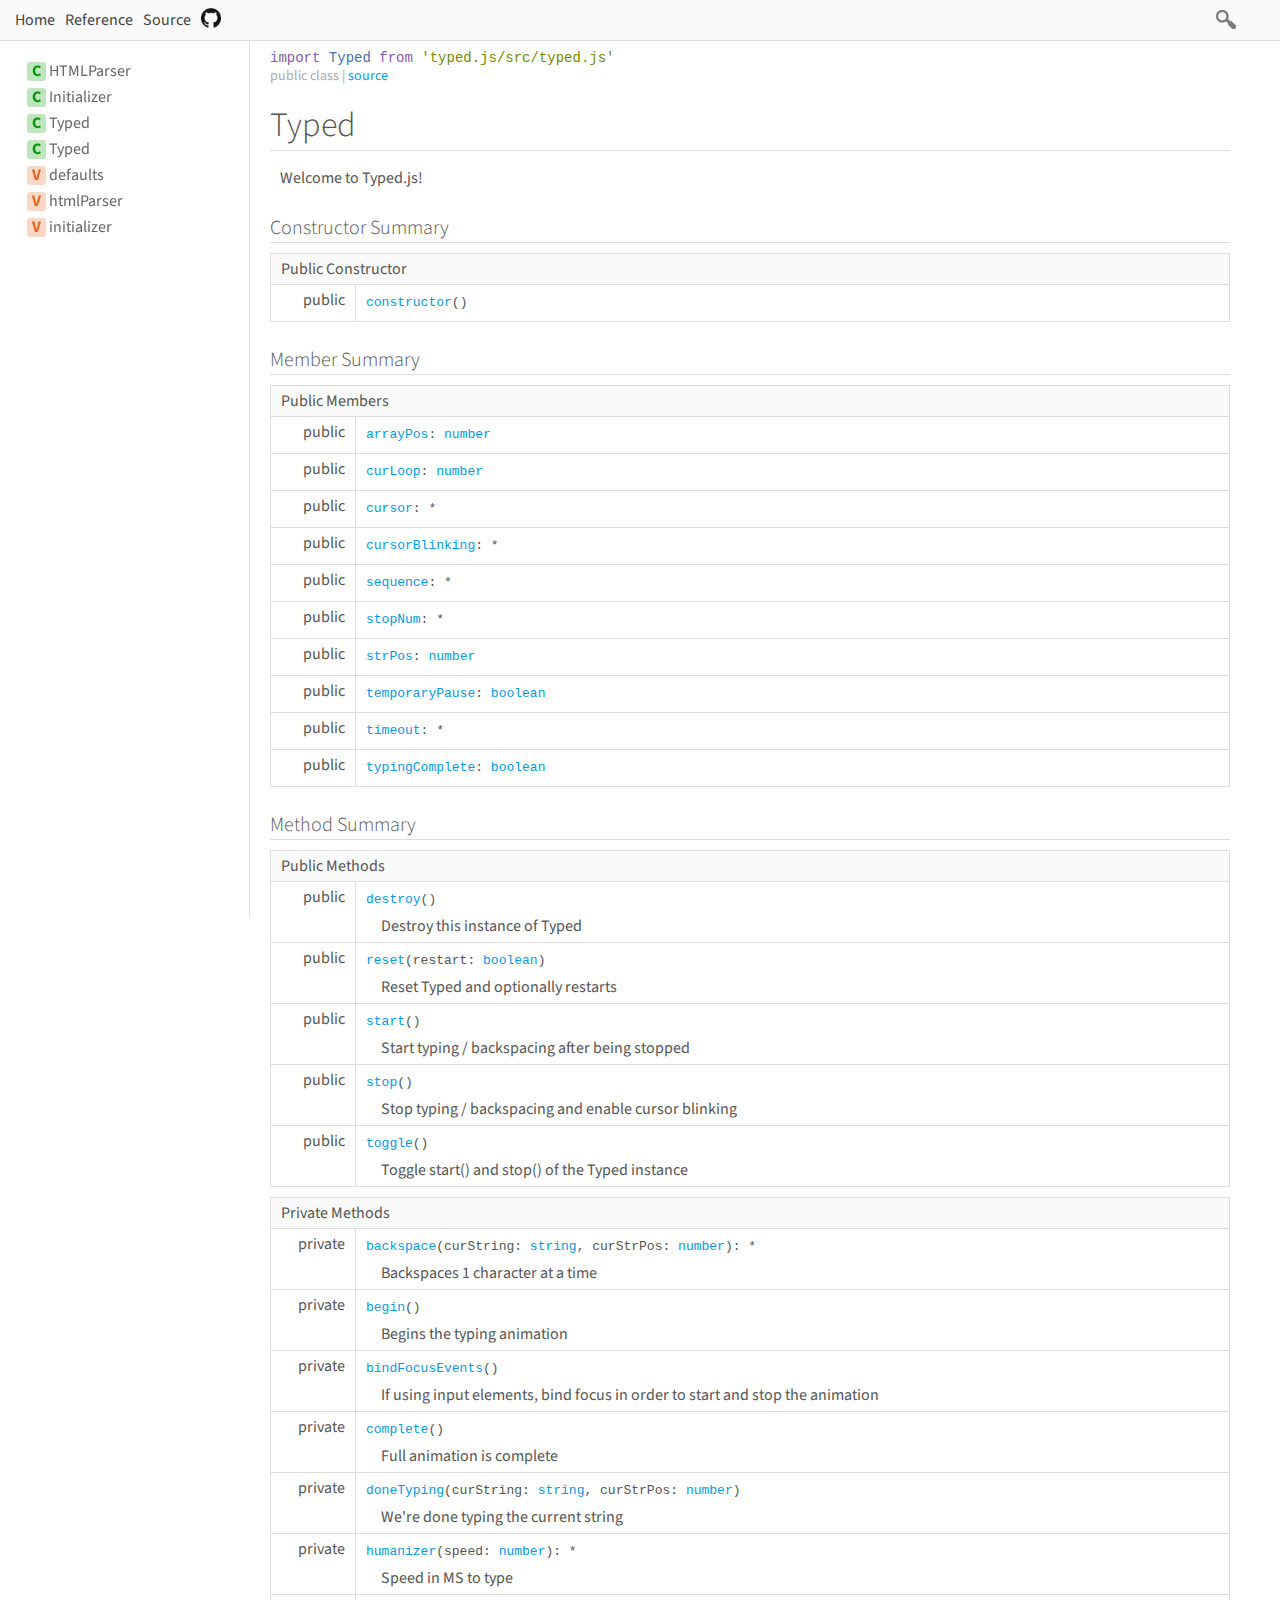
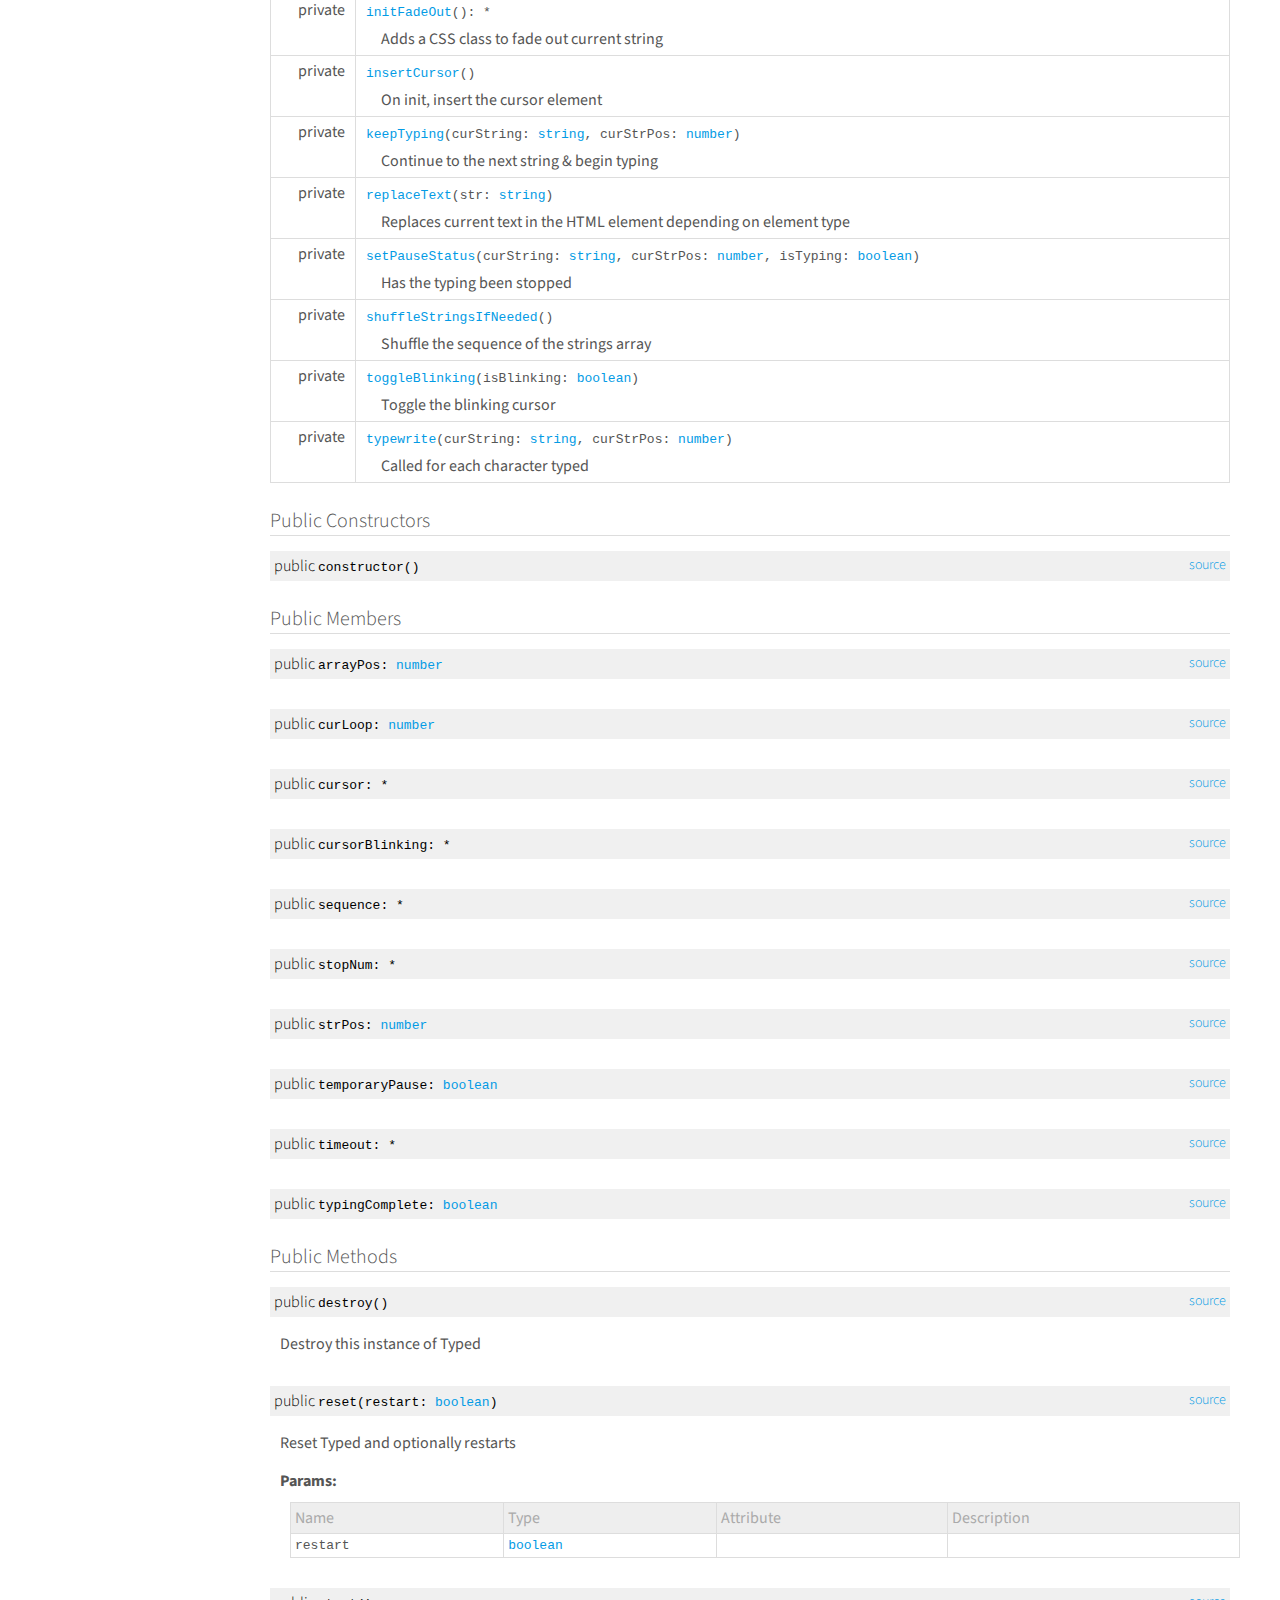
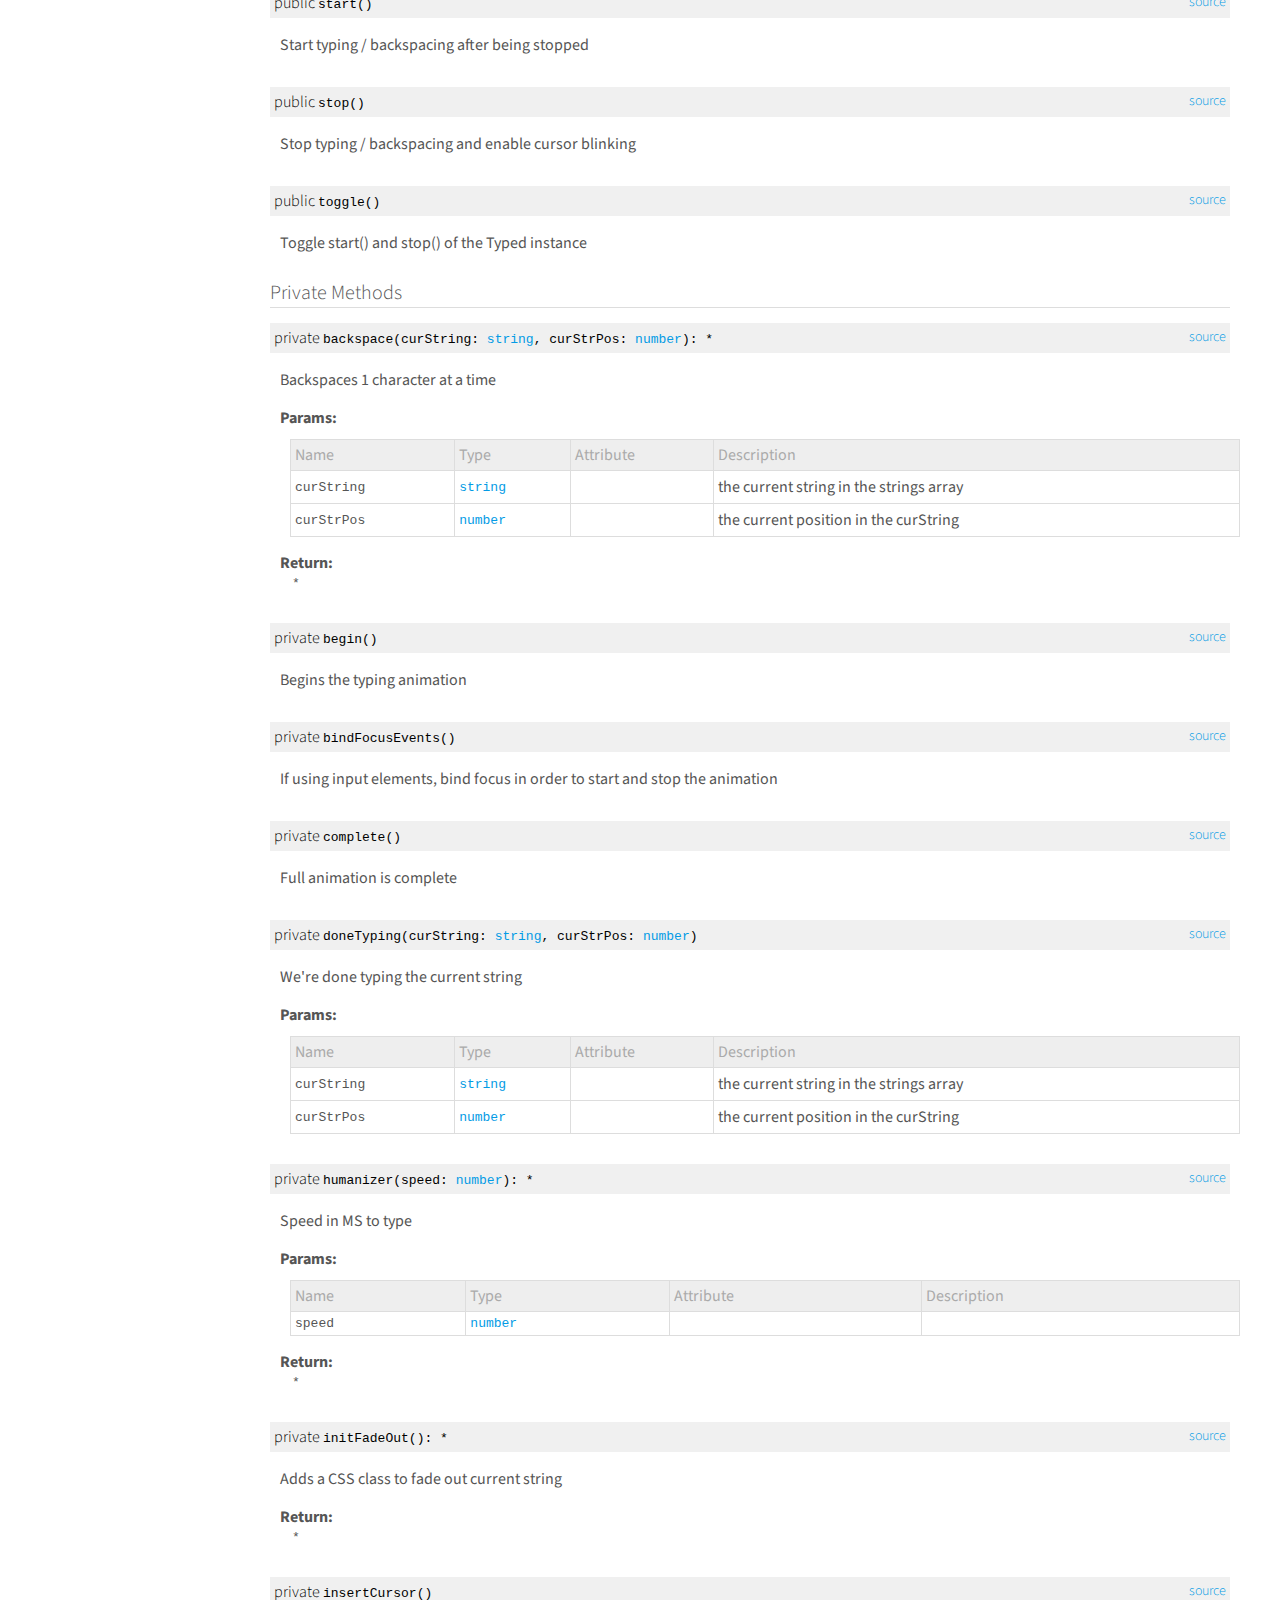
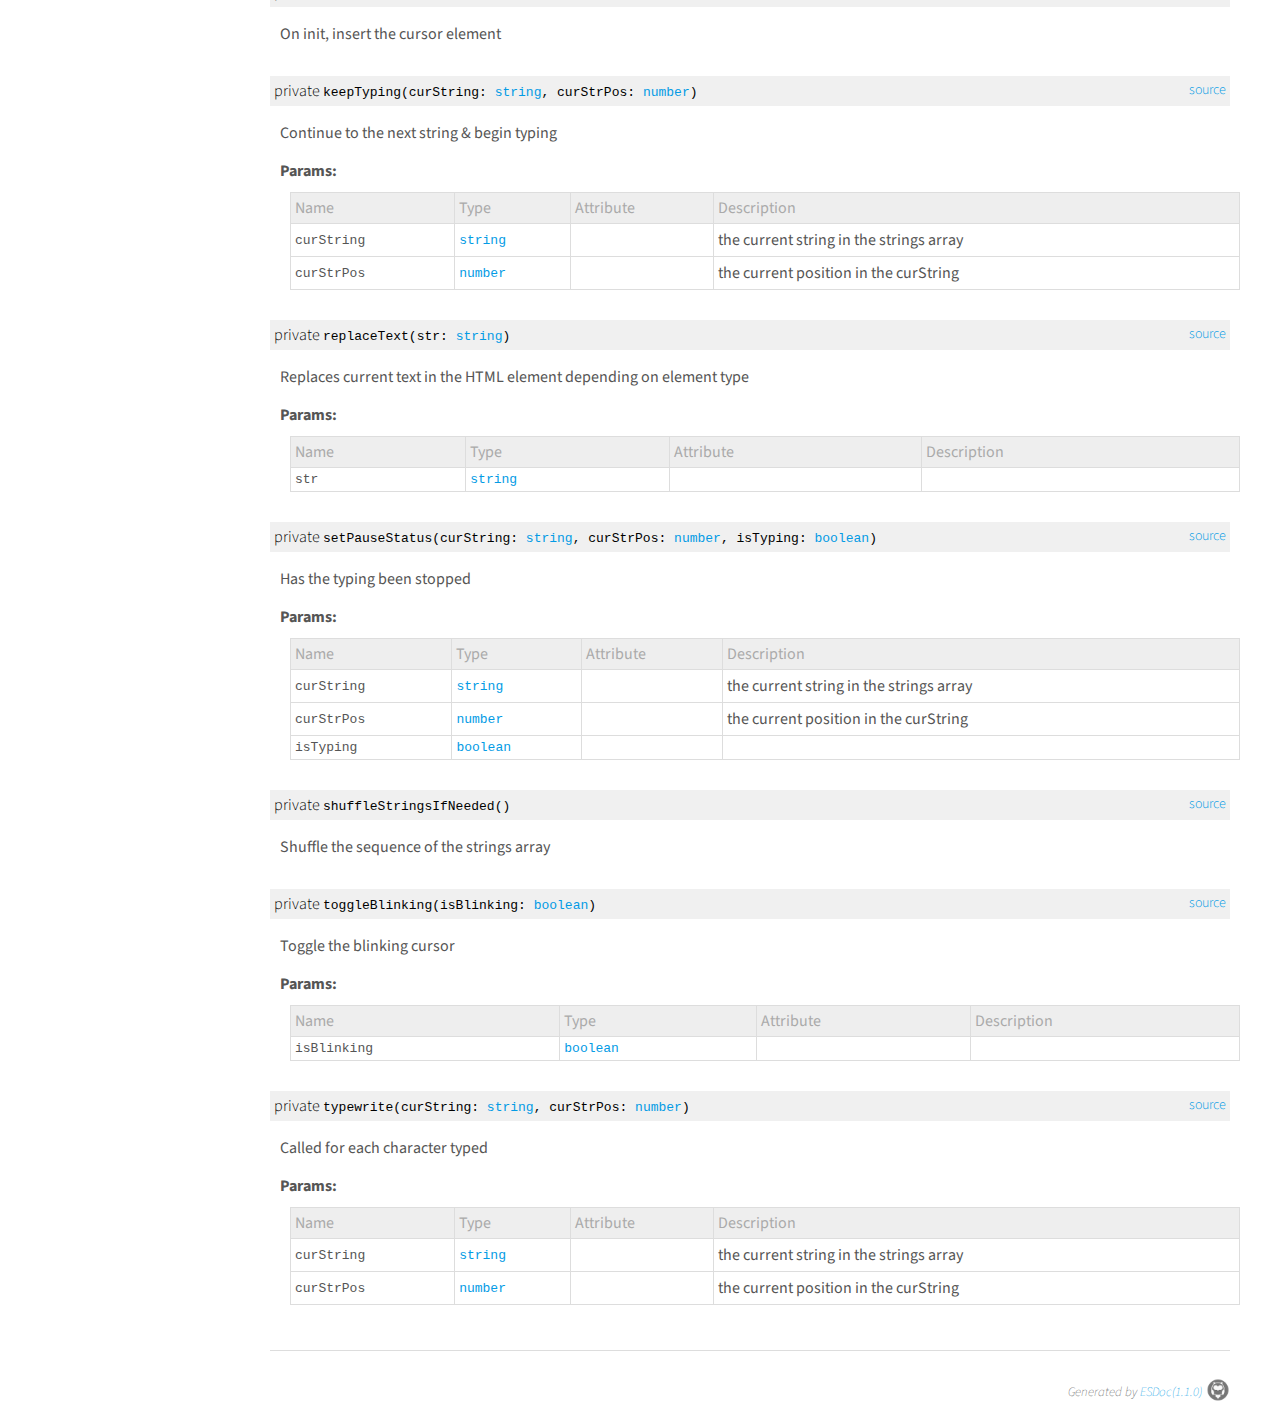
<file: typed.js-main/docs/class/src/typed.js~Typed.html>
<!DOCTYPE html>
<html>
<head>
  <meta charset="utf-8">
  <base data-ice="baseUrl" href="../../">
  <title data-ice="title">Typed | typed.js</title>
  <link type="text/css" rel="stylesheet" href="css/style.css">
  <link type="text/css" rel="stylesheet" href="css/prettify-tomorrow.css">
  <script src="script/prettify/prettify.js"></script>
  <script src="script/manual.js"></script>
<meta name="description" content="A JavaScript Typing Animation Library"><meta property="twitter:card" content="summary"><meta property="twitter:title" content="typed.js"><meta property="twitter:description" content="A JavaScript Typing Animation Library"></head>
<body class="layout-container" data-ice="rootContainer">

<header>
  <a href="./">Home</a>
  
  <a href="identifiers.html">Reference</a>
  <a href="source.html">Source</a>
  
  <div class="search-box">
  <span>
    <img src="./image/search.png">
    <span class="search-input-edge"></span><input class="search-input"><span class="search-input-edge"></span>
  </span>
    <ul class="search-result"></ul>
  </div>
<a style="position:relative; top:3px;" href="https://github.com/mattboldt/typed.js"><img width="20px" src="./image/github.png"></a></header>

<nav class="navigation" data-ice="nav"><div>
  <ul>
    
  <li data-ice="doc"><span data-ice="kind" class="kind-class">C</span><span data-ice="name"><span><a href="class/src/html-parser.js~HTMLParser.html">HTMLParser</a></span></span></li>
<li data-ice="doc"><span data-ice="kind" class="kind-class">C</span><span data-ice="name"><span><a href="class/src/initializer.js~Initializer.html">Initializer</a></span></span></li>
<li data-ice="doc"><span data-ice="kind" class="kind-class">C</span><span data-ice="name"><span><a href="class/src/typed-using-raf.js~Typed.html">Typed</a></span></span></li>
<li data-ice="doc"><span data-ice="kind" class="kind-class">C</span><span data-ice="name"><span><a href="class/src/typed.js~Typed.html">Typed</a></span></span></li>
<li data-ice="doc"><span data-ice="kind" class="kind-variable">V</span><span data-ice="name"><span><a href="variable/index.html#static-variable-defaults">defaults</a></span></span></li>
<li data-ice="doc"><span data-ice="kind" class="kind-variable">V</span><span data-ice="name"><span><a href="variable/index.html#static-variable-htmlParser">htmlParser</a></span></span></li>
<li data-ice="doc"><span data-ice="kind" class="kind-variable">V</span><span data-ice="name"><span><a href="variable/index.html#static-variable-initializer">initializer</a></span></span></li>
</ul>
</div>
</nav>

<div class="content" data-ice="content"><div class="header-notice">
  <div data-ice="importPath" class="import-path"><pre class="prettyprint"><code data-ice="importPathCode">import Typed from &apos;<span><a href="file/src/typed.js.html#lineNumber10">typed.js/src/typed.js</a></span>&apos;</code></pre></div>
  <span data-ice="access">public</span>
  <span data-ice="kind">class</span>
  
  
  
  <span data-ice="source">| <span><a href="file/src/typed.js.html#lineNumber10">source</a></span></span>
</div>

<div class="self-detail detail">
  <h1 data-ice="name">Typed</h1>

  

  
  
  
  
  
  
  
  
  

  
  
  <div class="description" data-ice="description"><p>Welcome to Typed.js!</p>
</div>
  

  

  

  

  
</div>



<div data-ice="constructorSummary"><h2>Constructor Summary</h2><table class="summary" data-ice="summary">
  <thead><tr><td data-ice="title" colspan="3">Public Constructor</td></tr></thead>
  <tbody>
  
  <tr data-ice="target">
    <td>
      <span class="access" data-ice="access">public</span>
      
      
      
      <span class="override" data-ice="override"></span>
    </td>
    <td>
      <div>
        <p>
          
          
          
          <span class="code" data-ice="name"><span><a href="class/src/typed.js~Typed.html#instance-constructor-constructor">constructor</a></span></span><span class="code" data-ice="signature">()</span>
        </p>
      </div>
      <div>
        
        
        
      </div>
    </td>
    <td>
      
      
    </td>
  </tr>
</tbody>
</table>
</div>
<div data-ice="memberSummary"><h2>Member Summary</h2><table class="summary" data-ice="summary">
  <thead><tr><td data-ice="title" colspan="3">Public Members</td></tr></thead>
  <tbody>
  
  <tr data-ice="target">
    <td>
      <span class="access" data-ice="access">public</span>
      
      
      
      <span class="override" data-ice="override"></span>
    </td>
    <td>
      <div>
        <p>
          
          
          
          <span class="code" data-ice="name"><span><a href="class/src/typed.js~Typed.html#instance-member-arrayPos">arrayPos</a></span></span><span class="code" data-ice="signature">: <span><a href="https://developer.mozilla.org/en-US/docs/Web/JavaScript/Reference/Global_Objects/Number">number</a></span></span>
        </p>
      </div>
      <div>
        
        
        
      </div>
    </td>
    <td>
      
      
    </td>
  </tr>
<tr data-ice="target">
    <td>
      <span class="access" data-ice="access">public</span>
      
      
      
      <span class="override" data-ice="override"></span>
    </td>
    <td>
      <div>
        <p>
          
          
          
          <span class="code" data-ice="name"><span><a href="class/src/typed.js~Typed.html#instance-member-curLoop">curLoop</a></span></span><span class="code" data-ice="signature">: <span><a href="https://developer.mozilla.org/en-US/docs/Web/JavaScript/Reference/Global_Objects/Number">number</a></span></span>
        </p>
      </div>
      <div>
        
        
        
      </div>
    </td>
    <td>
      
      
    </td>
  </tr>
<tr data-ice="target">
    <td>
      <span class="access" data-ice="access">public</span>
      
      
      
      <span class="override" data-ice="override"></span>
    </td>
    <td>
      <div>
        <p>
          
          
          
          <span class="code" data-ice="name"><span><a href="class/src/typed.js~Typed.html#instance-member-cursor">cursor</a></span></span><span class="code" data-ice="signature">: <span>*</span></span>
        </p>
      </div>
      <div>
        
        
        
      </div>
    </td>
    <td>
      
      
    </td>
  </tr>
<tr data-ice="target">
    <td>
      <span class="access" data-ice="access">public</span>
      
      
      
      <span class="override" data-ice="override"></span>
    </td>
    <td>
      <div>
        <p>
          
          
          
          <span class="code" data-ice="name"><span><a href="class/src/typed.js~Typed.html#instance-member-cursorBlinking">cursorBlinking</a></span></span><span class="code" data-ice="signature">: <span>*</span></span>
        </p>
      </div>
      <div>
        
        
        
      </div>
    </td>
    <td>
      
      
    </td>
  </tr>
<tr data-ice="target">
    <td>
      <span class="access" data-ice="access">public</span>
      
      
      
      <span class="override" data-ice="override"></span>
    </td>
    <td>
      <div>
        <p>
          
          
          
          <span class="code" data-ice="name"><span><a href="class/src/typed.js~Typed.html#instance-member-sequence">sequence</a></span></span><span class="code" data-ice="signature">: <span>*</span></span>
        </p>
      </div>
      <div>
        
        
        
      </div>
    </td>
    <td>
      
      
    </td>
  </tr>
<tr data-ice="target">
    <td>
      <span class="access" data-ice="access">public</span>
      
      
      
      <span class="override" data-ice="override"></span>
    </td>
    <td>
      <div>
        <p>
          
          
          
          <span class="code" data-ice="name"><span><a href="class/src/typed.js~Typed.html#instance-member-stopNum">stopNum</a></span></span><span class="code" data-ice="signature">: <span>*</span></span>
        </p>
      </div>
      <div>
        
        
        
      </div>
    </td>
    <td>
      
      
    </td>
  </tr>
<tr data-ice="target">
    <td>
      <span class="access" data-ice="access">public</span>
      
      
      
      <span class="override" data-ice="override"></span>
    </td>
    <td>
      <div>
        <p>
          
          
          
          <span class="code" data-ice="name"><span><a href="class/src/typed.js~Typed.html#instance-member-strPos">strPos</a></span></span><span class="code" data-ice="signature">: <span><a href="https://developer.mozilla.org/en-US/docs/Web/JavaScript/Reference/Global_Objects/Number">number</a></span></span>
        </p>
      </div>
      <div>
        
        
        
      </div>
    </td>
    <td>
      
      
    </td>
  </tr>
<tr data-ice="target">
    <td>
      <span class="access" data-ice="access">public</span>
      
      
      
      <span class="override" data-ice="override"></span>
    </td>
    <td>
      <div>
        <p>
          
          
          
          <span class="code" data-ice="name"><span><a href="class/src/typed.js~Typed.html#instance-member-temporaryPause">temporaryPause</a></span></span><span class="code" data-ice="signature">: <span><a href="https://developer.mozilla.org/en-US/docs/Web/JavaScript/Reference/Global_Objects/Boolean">boolean</a></span></span>
        </p>
      </div>
      <div>
        
        
        
      </div>
    </td>
    <td>
      
      
    </td>
  </tr>
<tr data-ice="target">
    <td>
      <span class="access" data-ice="access">public</span>
      
      
      
      <span class="override" data-ice="override"></span>
    </td>
    <td>
      <div>
        <p>
          
          
          
          <span class="code" data-ice="name"><span><a href="class/src/typed.js~Typed.html#instance-member-timeout">timeout</a></span></span><span class="code" data-ice="signature">: <span>*</span></span>
        </p>
      </div>
      <div>
        
        
        
      </div>
    </td>
    <td>
      
      
    </td>
  </tr>
<tr data-ice="target">
    <td>
      <span class="access" data-ice="access">public</span>
      
      
      
      <span class="override" data-ice="override"></span>
    </td>
    <td>
      <div>
        <p>
          
          
          
          <span class="code" data-ice="name"><span><a href="class/src/typed.js~Typed.html#instance-member-typingComplete">typingComplete</a></span></span><span class="code" data-ice="signature">: <span><a href="https://developer.mozilla.org/en-US/docs/Web/JavaScript/Reference/Global_Objects/Boolean">boolean</a></span></span>
        </p>
      </div>
      <div>
        
        
        
      </div>
    </td>
    <td>
      
      
    </td>
  </tr>
</tbody>
</table>
</div>
<div data-ice="methodSummary"><h2>Method Summary</h2><table class="summary" data-ice="summary">
  <thead><tr><td data-ice="title" colspan="3">Public Methods</td></tr></thead>
  <tbody>
  
  <tr data-ice="target">
    <td>
      <span class="access" data-ice="access">public</span>
      
      
      
      <span class="override" data-ice="override"></span>
    </td>
    <td>
      <div>
        <p>
          
          
          
          <span class="code" data-ice="name"><span><a href="class/src/typed.js~Typed.html#instance-method-destroy">destroy</a></span></span><span class="code" data-ice="signature">()</span>
        </p>
      </div>
      <div>
        
        
        <div data-ice="description"><p>Destroy this instance of Typed</p>
</div>
      </div>
    </td>
    <td>
      
      
    </td>
  </tr>
<tr data-ice="target">
    <td>
      <span class="access" data-ice="access">public</span>
      
      
      
      <span class="override" data-ice="override"></span>
    </td>
    <td>
      <div>
        <p>
          
          
          
          <span class="code" data-ice="name"><span><a href="class/src/typed.js~Typed.html#instance-method-reset">reset</a></span></span><span class="code" data-ice="signature">(restart: <span><a href="https://developer.mozilla.org/en-US/docs/Web/JavaScript/Reference/Global_Objects/Boolean">boolean</a></span>)</span>
        </p>
      </div>
      <div>
        
        
        <div data-ice="description"><p>Reset Typed and optionally restarts</p>
</div>
      </div>
    </td>
    <td>
      
      
    </td>
  </tr>
<tr data-ice="target">
    <td>
      <span class="access" data-ice="access">public</span>
      
      
      
      <span class="override" data-ice="override"></span>
    </td>
    <td>
      <div>
        <p>
          
          
          
          <span class="code" data-ice="name"><span><a href="class/src/typed.js~Typed.html#instance-method-start">start</a></span></span><span class="code" data-ice="signature">()</span>
        </p>
      </div>
      <div>
        
        
        <div data-ice="description"><p>Start typing / backspacing after being stopped</p>
</div>
      </div>
    </td>
    <td>
      
      
    </td>
  </tr>
<tr data-ice="target">
    <td>
      <span class="access" data-ice="access">public</span>
      
      
      
      <span class="override" data-ice="override"></span>
    </td>
    <td>
      <div>
        <p>
          
          
          
          <span class="code" data-ice="name"><span><a href="class/src/typed.js~Typed.html#instance-method-stop">stop</a></span></span><span class="code" data-ice="signature">()</span>
        </p>
      </div>
      <div>
        
        
        <div data-ice="description"><p>Stop typing / backspacing and enable cursor blinking</p>
</div>
      </div>
    </td>
    <td>
      
      
    </td>
  </tr>
<tr data-ice="target">
    <td>
      <span class="access" data-ice="access">public</span>
      
      
      
      <span class="override" data-ice="override"></span>
    </td>
    <td>
      <div>
        <p>
          
          
          
          <span class="code" data-ice="name"><span><a href="class/src/typed.js~Typed.html#instance-method-toggle">toggle</a></span></span><span class="code" data-ice="signature">()</span>
        </p>
      </div>
      <div>
        
        
        <div data-ice="description"><p>Toggle start() and stop() of the Typed instance</p>
</div>
      </div>
    </td>
    <td>
      
      
    </td>
  </tr>
</tbody>
</table>
<table class="summary" data-ice="summary">
  <thead><tr><td data-ice="title" colspan="3">Private Methods</td></tr></thead>
  <tbody>
  
  <tr data-ice="target">
    <td>
      <span class="access" data-ice="access">private</span>
      
      
      
      <span class="override" data-ice="override"></span>
    </td>
    <td>
      <div>
        <p>
          
          
          
          <span class="code" data-ice="name"><span><a href="class/src/typed.js~Typed.html#instance-method-backspace">backspace</a></span></span><span class="code" data-ice="signature">(curString: <span><a href="https://developer.mozilla.org/en-US/docs/Web/JavaScript/Reference/Global_Objects/String">string</a></span>, curStrPos: <span><a href="https://developer.mozilla.org/en-US/docs/Web/JavaScript/Reference/Global_Objects/Number">number</a></span>): <span>*</span></span>
        </p>
      </div>
      <div>
        
        
        <div data-ice="description"><p>Backspaces 1 character at a time</p>
</div>
      </div>
    </td>
    <td>
      
      
    </td>
  </tr>
<tr data-ice="target">
    <td>
      <span class="access" data-ice="access">private</span>
      
      
      
      <span class="override" data-ice="override"></span>
    </td>
    <td>
      <div>
        <p>
          
          
          
          <span class="code" data-ice="name"><span><a href="class/src/typed.js~Typed.html#instance-method-begin">begin</a></span></span><span class="code" data-ice="signature">()</span>
        </p>
      </div>
      <div>
        
        
        <div data-ice="description"><p>Begins the typing animation</p>
</div>
      </div>
    </td>
    <td>
      
      
    </td>
  </tr>
<tr data-ice="target">
    <td>
      <span class="access" data-ice="access">private</span>
      
      
      
      <span class="override" data-ice="override"></span>
    </td>
    <td>
      <div>
        <p>
          
          
          
          <span class="code" data-ice="name"><span><a href="class/src/typed.js~Typed.html#instance-method-bindFocusEvents">bindFocusEvents</a></span></span><span class="code" data-ice="signature">()</span>
        </p>
      </div>
      <div>
        
        
        <div data-ice="description"><p>If using input elements, bind focus in order to
start and stop the animation</p>
</div>
      </div>
    </td>
    <td>
      
      
    </td>
  </tr>
<tr data-ice="target">
    <td>
      <span class="access" data-ice="access">private</span>
      
      
      
      <span class="override" data-ice="override"></span>
    </td>
    <td>
      <div>
        <p>
          
          
          
          <span class="code" data-ice="name"><span><a href="class/src/typed.js~Typed.html#instance-method-complete">complete</a></span></span><span class="code" data-ice="signature">()</span>
        </p>
      </div>
      <div>
        
        
        <div data-ice="description"><p>Full animation is complete</p>
</div>
      </div>
    </td>
    <td>
      
      
    </td>
  </tr>
<tr data-ice="target">
    <td>
      <span class="access" data-ice="access">private</span>
      
      
      
      <span class="override" data-ice="override"></span>
    </td>
    <td>
      <div>
        <p>
          
          
          
          <span class="code" data-ice="name"><span><a href="class/src/typed.js~Typed.html#instance-method-doneTyping">doneTyping</a></span></span><span class="code" data-ice="signature">(curString: <span><a href="https://developer.mozilla.org/en-US/docs/Web/JavaScript/Reference/Global_Objects/String">string</a></span>, curStrPos: <span><a href="https://developer.mozilla.org/en-US/docs/Web/JavaScript/Reference/Global_Objects/Number">number</a></span>)</span>
        </p>
      </div>
      <div>
        
        
        <div data-ice="description"><p>We&apos;re done typing the current string</p>
</div>
      </div>
    </td>
    <td>
      
      
    </td>
  </tr>
<tr data-ice="target">
    <td>
      <span class="access" data-ice="access">private</span>
      
      
      
      <span class="override" data-ice="override"></span>
    </td>
    <td>
      <div>
        <p>
          
          
          
          <span class="code" data-ice="name"><span><a href="class/src/typed.js~Typed.html#instance-method-humanizer">humanizer</a></span></span><span class="code" data-ice="signature">(speed: <span><a href="https://developer.mozilla.org/en-US/docs/Web/JavaScript/Reference/Global_Objects/Number">number</a></span>): <span>*</span></span>
        </p>
      </div>
      <div>
        
        
        <div data-ice="description"><p>Speed in MS to type</p>
</div>
      </div>
    </td>
    <td>
      
      
    </td>
  </tr>
<tr data-ice="target">
    <td>
      <span class="access" data-ice="access">private</span>
      
      
      
      <span class="override" data-ice="override"></span>
    </td>
    <td>
      <div>
        <p>
          
          
          
          <span class="code" data-ice="name"><span><a href="class/src/typed.js~Typed.html#instance-method-initFadeOut">initFadeOut</a></span></span><span class="code" data-ice="signature">(): <span>*</span></span>
        </p>
      </div>
      <div>
        
        
        <div data-ice="description"><p>Adds a CSS class to fade out current string</p>
</div>
      </div>
    </td>
    <td>
      
      
    </td>
  </tr>
<tr data-ice="target">
    <td>
      <span class="access" data-ice="access">private</span>
      
      
      
      <span class="override" data-ice="override"></span>
    </td>
    <td>
      <div>
        <p>
          
          
          
          <span class="code" data-ice="name"><span><a href="class/src/typed.js~Typed.html#instance-method-insertCursor">insertCursor</a></span></span><span class="code" data-ice="signature">()</span>
        </p>
      </div>
      <div>
        
        
        <div data-ice="description"><p>On init, insert the cursor element</p>
</div>
      </div>
    </td>
    <td>
      
      
    </td>
  </tr>
<tr data-ice="target">
    <td>
      <span class="access" data-ice="access">private</span>
      
      
      
      <span class="override" data-ice="override"></span>
    </td>
    <td>
      <div>
        <p>
          
          
          
          <span class="code" data-ice="name"><span><a href="class/src/typed.js~Typed.html#instance-method-keepTyping">keepTyping</a></span></span><span class="code" data-ice="signature">(curString: <span><a href="https://developer.mozilla.org/en-US/docs/Web/JavaScript/Reference/Global_Objects/String">string</a></span>, curStrPos: <span><a href="https://developer.mozilla.org/en-US/docs/Web/JavaScript/Reference/Global_Objects/Number">number</a></span>)</span>
        </p>
      </div>
      <div>
        
        
        <div data-ice="description"><p>Continue to the next string &amp; begin typing</p>
</div>
      </div>
    </td>
    <td>
      
      
    </td>
  </tr>
<tr data-ice="target">
    <td>
      <span class="access" data-ice="access">private</span>
      
      
      
      <span class="override" data-ice="override"></span>
    </td>
    <td>
      <div>
        <p>
          
          
          
          <span class="code" data-ice="name"><span><a href="class/src/typed.js~Typed.html#instance-method-replaceText">replaceText</a></span></span><span class="code" data-ice="signature">(str: <span><a href="https://developer.mozilla.org/en-US/docs/Web/JavaScript/Reference/Global_Objects/String">string</a></span>)</span>
        </p>
      </div>
      <div>
        
        
        <div data-ice="description"><p>Replaces current text in the HTML element
depending on element type</p>
</div>
      </div>
    </td>
    <td>
      
      
    </td>
  </tr>
<tr data-ice="target">
    <td>
      <span class="access" data-ice="access">private</span>
      
      
      
      <span class="override" data-ice="override"></span>
    </td>
    <td>
      <div>
        <p>
          
          
          
          <span class="code" data-ice="name"><span><a href="class/src/typed.js~Typed.html#instance-method-setPauseStatus">setPauseStatus</a></span></span><span class="code" data-ice="signature">(curString: <span><a href="https://developer.mozilla.org/en-US/docs/Web/JavaScript/Reference/Global_Objects/String">string</a></span>, curStrPos: <span><a href="https://developer.mozilla.org/en-US/docs/Web/JavaScript/Reference/Global_Objects/Number">number</a></span>, isTyping: <span><a href="https://developer.mozilla.org/en-US/docs/Web/JavaScript/Reference/Global_Objects/Boolean">boolean</a></span>)</span>
        </p>
      </div>
      <div>
        
        
        <div data-ice="description"><p>Has the typing been stopped</p>
</div>
      </div>
    </td>
    <td>
      
      
    </td>
  </tr>
<tr data-ice="target">
    <td>
      <span class="access" data-ice="access">private</span>
      
      
      
      <span class="override" data-ice="override"></span>
    </td>
    <td>
      <div>
        <p>
          
          
          
          <span class="code" data-ice="name"><span><a href="class/src/typed.js~Typed.html#instance-method-shuffleStringsIfNeeded">shuffleStringsIfNeeded</a></span></span><span class="code" data-ice="signature">()</span>
        </p>
      </div>
      <div>
        
        
        <div data-ice="description"><p>Shuffle the sequence of the strings array</p>
</div>
      </div>
    </td>
    <td>
      
      
    </td>
  </tr>
<tr data-ice="target">
    <td>
      <span class="access" data-ice="access">private</span>
      
      
      
      <span class="override" data-ice="override"></span>
    </td>
    <td>
      <div>
        <p>
          
          
          
          <span class="code" data-ice="name"><span><a href="class/src/typed.js~Typed.html#instance-method-toggleBlinking">toggleBlinking</a></span></span><span class="code" data-ice="signature">(isBlinking: <span><a href="https://developer.mozilla.org/en-US/docs/Web/JavaScript/Reference/Global_Objects/Boolean">boolean</a></span>)</span>
        </p>
      </div>
      <div>
        
        
        <div data-ice="description"><p>Toggle the blinking cursor</p>
</div>
      </div>
    </td>
    <td>
      
      
    </td>
  </tr>
<tr data-ice="target">
    <td>
      <span class="access" data-ice="access">private</span>
      
      
      
      <span class="override" data-ice="override"></span>
    </td>
    <td>
      <div>
        <p>
          
          
          
          <span class="code" data-ice="name"><span><a href="class/src/typed.js~Typed.html#instance-method-typewrite">typewrite</a></span></span><span class="code" data-ice="signature">(curString: <span><a href="https://developer.mozilla.org/en-US/docs/Web/JavaScript/Reference/Global_Objects/String">string</a></span>, curStrPos: <span><a href="https://developer.mozilla.org/en-US/docs/Web/JavaScript/Reference/Global_Objects/Number">number</a></span>)</span>
        </p>
      </div>
      <div>
        
        
        <div data-ice="description"><p>Called for each character typed</p>
</div>
      </div>
    </td>
    <td>
      
      
    </td>
  </tr>
</tbody>
</table>
</div>





<div data-ice="constructorDetails"><h2 data-ice="title">Public Constructors</h2>

<div class="detail" data-ice="detail">
  <h3 data-ice="anchor" id="instance-constructor-constructor">
    <span class="access" data-ice="access">public</span>
    
    
    
    
    
    <span class="code" data-ice="name">constructor</span><span class="code" data-ice="signature">()</span>
    <span class="right-info">
      
      
      <span data-ice="source"><span><a href="file/src/typed.js.html#lineNumber11">source</a></span></span>
    </span>
  </h3>

  
  
  
  

  

  <div data-ice="properties">
</div>

  

  

  

  

  

  

  

  
  
</div>
</div>
<div data-ice="memberDetails"><h2 data-ice="title">Public Members</h2>

<div class="detail" data-ice="detail">
  <h3 data-ice="anchor" id="instance-member-arrayPos">
    <span class="access" data-ice="access">public</span>
    
    
    
    
    
    <span class="code" data-ice="name">arrayPos</span><span class="code" data-ice="signature">: <span><a href="https://developer.mozilla.org/en-US/docs/Web/JavaScript/Reference/Global_Objects/Number">number</a></span></span>
    <span class="right-info">
      
      
      <span data-ice="source"><span><a href="file/src/typed.js.html#lineNumber76">source</a></span></span>
    </span>
  </h3>

  
  
  
  

  

  <div data-ice="properties">
</div>

  

  

  

  

  

  

  

  
  
</div>
<div class="detail" data-ice="detail">
  <h3 data-ice="anchor" id="instance-member-curLoop">
    <span class="access" data-ice="access">public</span>
    
    
    
    
    
    <span class="code" data-ice="name">curLoop</span><span class="code" data-ice="signature">: <span><a href="https://developer.mozilla.org/en-US/docs/Web/JavaScript/Reference/Global_Objects/Number">number</a></span></span>
    <span class="right-info">
      
      
      <span data-ice="source"><span><a href="file/src/typed.js.html#lineNumber77">source</a></span></span>
    </span>
  </h3>

  
  
  
  

  

  <div data-ice="properties">
</div>

  

  

  

  

  

  

  

  
  
</div>
<div class="detail" data-ice="detail">
  <h3 data-ice="anchor" id="instance-member-cursor">
    <span class="access" data-ice="access">public</span>
    
    
    
    
    
    <span class="code" data-ice="name">cursor</span><span class="code" data-ice="signature">: <span>*</span></span>
    <span class="right-info">
      
      
      <span data-ice="source"><span><a href="file/src/typed.js.html#lineNumber73">source</a></span></span>
    </span>
  </h3>

  
  
  
  

  

  <div data-ice="properties">
</div>

  

  

  

  

  

  

  

  
  
</div>
<div class="detail" data-ice="detail">
  <h3 data-ice="anchor" id="instance-member-cursorBlinking">
    <span class="access" data-ice="access">public</span>
    
    
    
    
    
    <span class="code" data-ice="name">cursorBlinking</span><span class="code" data-ice="signature">: <span>*</span></span>
    <span class="right-info">
      
      
      <span data-ice="source"><span><a href="file/src/typed.js.html#lineNumber334">source</a></span></span>
    </span>
  </h3>

  
  
  
  

  

  <div data-ice="properties">
</div>

  

  

  

  

  

  

  

  
  
</div>
<div class="detail" data-ice="detail">
  <h3 data-ice="anchor" id="instance-member-sequence">
    <span class="access" data-ice="access">public</span>
    
    
    
    
    
    <span class="code" data-ice="name">sequence</span><span class="code" data-ice="signature">: <span>*</span></span>
    <span class="right-info">
      
      
      <span data-ice="source"><span><a href="file/src/typed.js.html#lineNumber357">source</a></span></span>
    </span>
  </h3>

  
  
  
  

  

  <div data-ice="properties">
</div>

  

  

  

  

  

  

  

  
  
</div>
<div class="detail" data-ice="detail">
  <h3 data-ice="anchor" id="instance-member-stopNum">
    <span class="access" data-ice="access">public</span>
    
    
    
    
    
    <span class="code" data-ice="name">stopNum</span><span class="code" data-ice="signature">: <span>*</span></span>
    <span class="right-info">
      
      
      <span data-ice="source"><span><a href="file/src/typed.js.html#lineNumber267">source</a></span></span>
    </span>
  </h3>

  
  
  
  

  

  <div data-ice="properties">
</div>

  

  

  

  

  

  

  

  
  
</div>
<div class="detail" data-ice="detail">
  <h3 data-ice="anchor" id="instance-member-strPos">
    <span class="access" data-ice="access">public</span>
    
    
    
    
    
    <span class="code" data-ice="name">strPos</span><span class="code" data-ice="signature">: <span><a href="https://developer.mozilla.org/en-US/docs/Web/JavaScript/Reference/Global_Objects/Number">number</a></span></span>
    <span class="right-info">
      
      
      <span data-ice="source"><span><a href="file/src/typed.js.html#lineNumber75">source</a></span></span>
    </span>
  </h3>

  
  
  
  

  

  <div data-ice="properties">
</div>

  

  

  

  

  

  

  

  
  
</div>
<div class="detail" data-ice="detail">
  <h3 data-ice="anchor" id="instance-member-temporaryPause">
    <span class="access" data-ice="access">public</span>
    
    
    
    
    
    <span class="code" data-ice="name">temporaryPause</span><span class="code" data-ice="signature">: <span><a href="https://developer.mozilla.org/en-US/docs/Web/JavaScript/Reference/Global_Objects/Boolean">boolean</a></span></span>
    <span class="right-info">
      
      
      <span data-ice="source"><span><a href="file/src/typed.js.html#lineNumber142">source</a></span></span>
    </span>
  </h3>

  
  
  
  

  

  <div data-ice="properties">
</div>

  

  

  

  

  

  

  

  
  
</div>
<div class="detail" data-ice="detail">
  <h3 data-ice="anchor" id="instance-member-timeout">
    <span class="access" data-ice="access">public</span>
    
    
    
    
    
    <span class="code" data-ice="name">timeout</span><span class="code" data-ice="signature">: <span>*</span></span>
    <span class="right-info">
      
      
      <span data-ice="source"><span><a href="file/src/typed.js.html#lineNumber95">source</a></span></span>
    </span>
  </h3>

  
  
  
  

  

  <div data-ice="properties">
</div>

  

  

  

  

  

  

  

  
  
</div>
<div class="detail" data-ice="detail">
  <h3 data-ice="anchor" id="instance-member-typingComplete">
    <span class="access" data-ice="access">public</span>
    
    
    
    
    
    <span class="code" data-ice="name">typingComplete</span><span class="code" data-ice="signature">: <span><a href="https://developer.mozilla.org/en-US/docs/Web/JavaScript/Reference/Global_Objects/Boolean">boolean</a></span></span>
    <span class="right-info">
      
      
      <span data-ice="source"><span><a href="file/src/typed.js.html#lineNumber91">source</a></span></span>
    </span>
  </h3>

  
  
  
  

  

  <div data-ice="properties">
</div>

  

  

  

  

  

  

  

  
  
</div>
</div>
<div data-ice="methodDetails"><h2 data-ice="title">Public Methods</h2>

<div class="detail" data-ice="detail">
  <h3 data-ice="anchor" id="instance-method-destroy">
    <span class="access" data-ice="access">public</span>
    
    
    
    
    
    <span class="code" data-ice="name">destroy</span><span class="code" data-ice="signature">()</span>
    <span class="right-info">
      
      
      <span data-ice="source"><span><a href="file/src/typed.js.html#lineNumber58">source</a></span></span>
    </span>
  </h3>

  
  
  
  <div data-ice="description"><p>Destroy this instance of Typed</p>
</div>

  

  <div data-ice="properties">
</div>

  

  

  

  

  

  

  

  
  
</div>
<div class="detail" data-ice="detail">
  <h3 data-ice="anchor" id="instance-method-reset">
    <span class="access" data-ice="access">public</span>
    
    
    
    
    
    <span class="code" data-ice="name">reset</span><span class="code" data-ice="signature">(restart: <span><a href="https://developer.mozilla.org/en-US/docs/Web/JavaScript/Reference/Global_Objects/Boolean">boolean</a></span>)</span>
    <span class="right-info">
      
      
      <span data-ice="source"><span><a href="file/src/typed.js.html#lineNumber68">source</a></span></span>
    </span>
  </h3>

  
  
  
  <div data-ice="description"><p>Reset Typed and optionally restarts</p>
</div>

  

  <div data-ice="properties"><div data-ice="properties">
  <h4 data-ice="title">Params:</h4>
  <table class="params">
    <thead>
    <tr><td>Name</td><td>Type</td><td>Attribute</td><td>Description</td></tr>
    </thead>
    <tbody>
    
    <tr data-ice="property" data-depth="0">
      <td data-ice="name" class="code" data-depth="0">restart</td>
      <td data-ice="type" class="code"><span><a href="https://developer.mozilla.org/en-US/docs/Web/JavaScript/Reference/Global_Objects/Boolean">boolean</a></span></td>
      <td data-ice="appendix"></td>
      <td data-ice="description"></td>
    </tr>
</tbody>
  </table>
</div>
</div>

  

  

  

  

  

  

  

  
  
</div>
<div class="detail" data-ice="detail">
  <h3 data-ice="anchor" id="instance-method-start">
    <span class="access" data-ice="access">public</span>
    
    
    
    
    
    <span class="code" data-ice="name">start</span><span class="code" data-ice="signature">()</span>
    <span class="right-info">
      
      
      <span data-ice="source"><span><a href="file/src/typed.js.html#lineNumber42">source</a></span></span>
    </span>
  </h3>

  
  
  
  <div data-ice="description"><p>Start typing / backspacing after being stopped</p>
</div>

  

  <div data-ice="properties">
</div>

  

  

  

  

  

  

  

  
  
</div>
<div class="detail" data-ice="detail">
  <h3 data-ice="anchor" id="instance-method-stop">
    <span class="access" data-ice="access">public</span>
    
    
    
    
    
    <span class="code" data-ice="name">stop</span><span class="code" data-ice="signature">()</span>
    <span class="right-info">
      
      
      <span data-ice="source"><span><a href="file/src/typed.js.html#lineNumber30">source</a></span></span>
    </span>
  </h3>

  
  
  
  <div data-ice="description"><p>Stop typing / backspacing and enable cursor blinking</p>
</div>

  

  <div data-ice="properties">
</div>

  

  

  

  

  

  

  

  
  
</div>
<div class="detail" data-ice="detail">
  <h3 data-ice="anchor" id="instance-method-toggle">
    <span class="access" data-ice="access">public</span>
    
    
    
    
    
    <span class="code" data-ice="name">toggle</span><span class="code" data-ice="signature">()</span>
    <span class="right-info">
      
      
      <span data-ice="source"><span><a href="file/src/typed.js.html#lineNumber22">source</a></span></span>
    </span>
  </h3>

  
  
  
  <div data-ice="description"><p>Toggle start() and stop() of the Typed instance</p>
</div>

  

  <div data-ice="properties">
</div>

  

  

  

  

  

  

  

  
  
</div>
<h2 data-ice="title">Private Methods</h2>

<div class="detail" data-ice="detail">
  <h3 data-ice="anchor" id="instance-method-backspace">
    <span class="access" data-ice="access">private</span>
    
    
    
    
    
    <span class="code" data-ice="name">backspace</span><span class="code" data-ice="signature">(curString: <span><a href="https://developer.mozilla.org/en-US/docs/Web/JavaScript/Reference/Global_Objects/String">string</a></span>, curStrPos: <span><a href="https://developer.mozilla.org/en-US/docs/Web/JavaScript/Reference/Global_Objects/Number">number</a></span>): <span>*</span></span>
    <span class="right-info">
      
      
      <span data-ice="source"><span><a href="file/src/typed.js.html#lineNumber243">source</a></span></span>
    </span>
  </h3>

  
  
  
  <div data-ice="description"><p>Backspaces 1 character at a time</p>
</div>

  

  <div data-ice="properties"><div data-ice="properties">
  <h4 data-ice="title">Params:</h4>
  <table class="params">
    <thead>
    <tr><td>Name</td><td>Type</td><td>Attribute</td><td>Description</td></tr>
    </thead>
    <tbody>
    
    <tr data-ice="property" data-depth="0">
      <td data-ice="name" class="code" data-depth="0">curString</td>
      <td data-ice="type" class="code"><span><a href="https://developer.mozilla.org/en-US/docs/Web/JavaScript/Reference/Global_Objects/String">string</a></span></td>
      <td data-ice="appendix"></td>
      <td data-ice="description"><p>the current string in the strings array</p>
</td>
    </tr>
<tr data-ice="property" data-depth="0">
      <td data-ice="name" class="code" data-depth="0">curStrPos</td>
      <td data-ice="type" class="code"><span><a href="https://developer.mozilla.org/en-US/docs/Web/JavaScript/Reference/Global_Objects/Number">number</a></span></td>
      <td data-ice="appendix"></td>
      <td data-ice="description"><p>the current position in the curString</p>
</td>
    </tr>
</tbody>
  </table>
</div>
</div>

  <div class="return-params" data-ice="returnParams">
    <h4>Return:</h4>
    <table>
      <tbody>
        <tr>
          <td class="return-type code" data-ice="returnType"><span>*</span></td>
          
        </tr>
      </tbody>
    </table>
    <div data-ice="returnProperties">
</div>
  </div>

  

  

  

  

  

  

  
  
</div>
<div class="detail" data-ice="detail">
  <h3 data-ice="anchor" id="instance-method-begin">
    <span class="access" data-ice="access">private</span>
    
    
    
    
    
    <span class="code" data-ice="name">begin</span><span class="code" data-ice="signature">()</span>
    <span class="right-info">
      
      
      <span data-ice="source"><span><a href="file/src/typed.js.html#lineNumber89">source</a></span></span>
    </span>
  </h3>

  
  
  
  <div data-ice="description"><p>Begins the typing animation</p>
</div>

  

  <div data-ice="properties">
</div>

  

  

  

  

  

  

  

  
  
</div>
<div class="detail" data-ice="detail">
  <h3 data-ice="anchor" id="instance-method-bindFocusEvents">
    <span class="access" data-ice="access">private</span>
    
    
    
    
    
    <span class="code" data-ice="name">bindFocusEvents</span><span class="code" data-ice="signature">()</span>
    <span class="right-info">
      
      
      <span data-ice="source"><span><a href="file/src/typed.js.html#lineNumber406">source</a></span></span>
    </span>
  </h3>

  
  
  
  <div data-ice="description"><p>If using input elements, bind focus in order to
start and stop the animation</p>
</div>

  

  <div data-ice="properties">
</div>

  

  

  

  

  

  

  

  
  
</div>
<div class="detail" data-ice="detail">
  <h3 data-ice="anchor" id="instance-method-complete">
    <span class="access" data-ice="access">private</span>
    
    
    
    
    
    <span class="code" data-ice="name">complete</span><span class="code" data-ice="signature">()</span>
    <span class="right-info">
      
      
      <span data-ice="source"><span><a href="file/src/typed.js.html#lineNumber302">source</a></span></span>
    </span>
  </h3>

  
  
  
  <div data-ice="description"><p>Full animation is complete</p>
</div>

  

  <div data-ice="properties">
</div>

  

  

  

  

  

  

  

  
  
</div>
<div class="detail" data-ice="detail">
  <h3 data-ice="anchor" id="instance-method-doneTyping">
    <span class="access" data-ice="access">private</span>
    
    
    
    
    
    <span class="code" data-ice="name">doneTyping</span><span class="code" data-ice="signature">(curString: <span><a href="https://developer.mozilla.org/en-US/docs/Web/JavaScript/Reference/Global_Objects/String">string</a></span>, curStrPos: <span><a href="https://developer.mozilla.org/en-US/docs/Web/JavaScript/Reference/Global_Objects/Number">number</a></span>)</span>
    <span class="right-info">
      
      
      <span data-ice="source"><span><a href="file/src/typed.js.html#lineNumber219">source</a></span></span>
    </span>
  </h3>

  
  
  
  <div data-ice="description"><p>We&apos;re done typing the current string</p>
</div>

  

  <div data-ice="properties"><div data-ice="properties">
  <h4 data-ice="title">Params:</h4>
  <table class="params">
    <thead>
    <tr><td>Name</td><td>Type</td><td>Attribute</td><td>Description</td></tr>
    </thead>
    <tbody>
    
    <tr data-ice="property" data-depth="0">
      <td data-ice="name" class="code" data-depth="0">curString</td>
      <td data-ice="type" class="code"><span><a href="https://developer.mozilla.org/en-US/docs/Web/JavaScript/Reference/Global_Objects/String">string</a></span></td>
      <td data-ice="appendix"></td>
      <td data-ice="description"><p>the current string in the strings array</p>
</td>
    </tr>
<tr data-ice="property" data-depth="0">
      <td data-ice="name" class="code" data-depth="0">curStrPos</td>
      <td data-ice="type" class="code"><span><a href="https://developer.mozilla.org/en-US/docs/Web/JavaScript/Reference/Global_Objects/Number">number</a></span></td>
      <td data-ice="appendix"></td>
      <td data-ice="description"><p>the current position in the curString</p>
</td>
    </tr>
</tbody>
  </table>
</div>
</div>

  

  

  

  

  

  

  

  
  
</div>
<div class="detail" data-ice="detail">
  <h3 data-ice="anchor" id="instance-method-humanizer">
    <span class="access" data-ice="access">private</span>
    
    
    
    
    
    <span class="code" data-ice="name">humanizer</span><span class="code" data-ice="signature">(speed: <span><a href="https://developer.mozilla.org/en-US/docs/Web/JavaScript/Reference/Global_Objects/Number">number</a></span>): <span>*</span></span>
    <span class="right-info">
      
      
      <span data-ice="source"><span><a href="file/src/typed.js.html#lineNumber347">source</a></span></span>
    </span>
  </h3>

  
  
  
  <div data-ice="description"><p>Speed in MS to type</p>
</div>

  

  <div data-ice="properties"><div data-ice="properties">
  <h4 data-ice="title">Params:</h4>
  <table class="params">
    <thead>
    <tr><td>Name</td><td>Type</td><td>Attribute</td><td>Description</td></tr>
    </thead>
    <tbody>
    
    <tr data-ice="property" data-depth="0">
      <td data-ice="name" class="code" data-depth="0">speed</td>
      <td data-ice="type" class="code"><span><a href="https://developer.mozilla.org/en-US/docs/Web/JavaScript/Reference/Global_Objects/Number">number</a></span></td>
      <td data-ice="appendix"></td>
      <td data-ice="description"></td>
    </tr>
</tbody>
  </table>
</div>
</div>

  <div class="return-params" data-ice="returnParams">
    <h4>Return:</h4>
    <table>
      <tbody>
        <tr>
          <td class="return-type code" data-ice="returnType"><span>*</span></td>
          
        </tr>
      </tbody>
    </table>
    <div data-ice="returnProperties">
</div>
  </div>

  

  

  

  

  

  

  
  
</div>
<div class="detail" data-ice="detail">
  <h3 data-ice="anchor" id="instance-method-initFadeOut">
    <span class="access" data-ice="access">private</span>
    
    
    
    
    
    <span class="code" data-ice="name">initFadeOut</span><span class="code" data-ice="signature">(): <span>*</span></span>
    <span class="right-info">
      
      
      <span data-ice="source"><span><a href="file/src/typed.js.html#lineNumber364">source</a></span></span>
    </span>
  </h3>

  
  
  
  <div data-ice="description"><p>Adds a CSS class to fade out current string</p>
</div>

  

  <div data-ice="properties">
</div>

  <div class="return-params" data-ice="returnParams">
    <h4>Return:</h4>
    <table>
      <tbody>
        <tr>
          <td class="return-type code" data-ice="returnType"><span>*</span></td>
          
        </tr>
      </tbody>
    </table>
    <div data-ice="returnProperties">
</div>
  </div>

  

  

  

  

  

  

  
  
</div>
<div class="detail" data-ice="detail">
  <h3 data-ice="anchor" id="instance-method-insertCursor">
    <span class="access" data-ice="access">private</span>
    
    
    
    
    
    <span class="code" data-ice="name">insertCursor</span><span class="code" data-ice="signature">()</span>
    <span class="right-info">
      
      
      <span data-ice="source"><span><a href="file/src/typed.js.html#lineNumber423">source</a></span></span>
    </span>
  </h3>

  
  
  
  <div data-ice="description"><p>On init, insert the cursor element</p>
</div>

  

  <div data-ice="properties">
</div>

  

  

  

  

  

  

  

  
  
</div>
<div class="detail" data-ice="detail">
  <h3 data-ice="anchor" id="instance-method-keepTyping">
    <span class="access" data-ice="access">private</span>
    
    
    
    
    
    <span class="code" data-ice="name">keepTyping</span><span class="code" data-ice="signature">(curString: <span><a href="https://developer.mozilla.org/en-US/docs/Web/JavaScript/Reference/Global_Objects/String">string</a></span>, curStrPos: <span><a href="https://developer.mozilla.org/en-US/docs/Web/JavaScript/Reference/Global_Objects/Number">number</a></span>)</span>
    <span class="right-info">
      
      
      <span data-ice="source"><span><a href="file/src/typed.js.html#lineNumber198">source</a></span></span>
    </span>
  </h3>

  
  
  
  <div data-ice="description"><p>Continue to the next string &amp; begin typing</p>
</div>

  

  <div data-ice="properties"><div data-ice="properties">
  <h4 data-ice="title">Params:</h4>
  <table class="params">
    <thead>
    <tr><td>Name</td><td>Type</td><td>Attribute</td><td>Description</td></tr>
    </thead>
    <tbody>
    
    <tr data-ice="property" data-depth="0">
      <td data-ice="name" class="code" data-depth="0">curString</td>
      <td data-ice="type" class="code"><span><a href="https://developer.mozilla.org/en-US/docs/Web/JavaScript/Reference/Global_Objects/String">string</a></span></td>
      <td data-ice="appendix"></td>
      <td data-ice="description"><p>the current string in the strings array</p>
</td>
    </tr>
<tr data-ice="property" data-depth="0">
      <td data-ice="name" class="code" data-depth="0">curStrPos</td>
      <td data-ice="type" class="code"><span><a href="https://developer.mozilla.org/en-US/docs/Web/JavaScript/Reference/Global_Objects/Number">number</a></span></td>
      <td data-ice="appendix"></td>
      <td data-ice="description"><p>the current position in the curString</p>
</td>
    </tr>
</tbody>
  </table>
</div>
</div>

  

  

  

  

  

  

  

  
  
</div>
<div class="detail" data-ice="detail">
  <h3 data-ice="anchor" id="instance-method-replaceText">
    <span class="access" data-ice="access">private</span>
    
    
    
    
    
    <span class="code" data-ice="name">replaceText</span><span class="code" data-ice="signature">(str: <span><a href="https://developer.mozilla.org/en-US/docs/Web/JavaScript/Reference/Global_Objects/String">string</a></span>)</span>
    <span class="right-info">
      
      
      <span data-ice="source"><span><a href="file/src/typed.js.html#lineNumber387">source</a></span></span>
    </span>
  </h3>

  
  
  
  <div data-ice="description"><p>Replaces current text in the HTML element
depending on element type</p>
</div>

  

  <div data-ice="properties"><div data-ice="properties">
  <h4 data-ice="title">Params:</h4>
  <table class="params">
    <thead>
    <tr><td>Name</td><td>Type</td><td>Attribute</td><td>Description</td></tr>
    </thead>
    <tbody>
    
    <tr data-ice="property" data-depth="0">
      <td data-ice="name" class="code" data-depth="0">str</td>
      <td data-ice="type" class="code"><span><a href="https://developer.mozilla.org/en-US/docs/Web/JavaScript/Reference/Global_Objects/String">string</a></span></td>
      <td data-ice="appendix"></td>
      <td data-ice="description"></td>
    </tr>
</tbody>
  </table>
</div>
</div>

  

  

  

  

  

  

  

  
  
</div>
<div class="detail" data-ice="detail">
  <h3 data-ice="anchor" id="instance-method-setPauseStatus">
    <span class="access" data-ice="access">private</span>
    
    
    
    
    
    <span class="code" data-ice="name">setPauseStatus</span><span class="code" data-ice="signature">(curString: <span><a href="https://developer.mozilla.org/en-US/docs/Web/JavaScript/Reference/Global_Objects/String">string</a></span>, curStrPos: <span><a href="https://developer.mozilla.org/en-US/docs/Web/JavaScript/Reference/Global_Objects/Number">number</a></span>, isTyping: <span><a href="https://developer.mozilla.org/en-US/docs/Web/JavaScript/Reference/Global_Objects/Boolean">boolean</a></span>)</span>
    <span class="right-info">
      
      
      <span data-ice="source"><span><a href="file/src/typed.js.html#lineNumber318">source</a></span></span>
    </span>
  </h3>

  
  
  
  <div data-ice="description"><p>Has the typing been stopped</p>
</div>

  

  <div data-ice="properties"><div data-ice="properties">
  <h4 data-ice="title">Params:</h4>
  <table class="params">
    <thead>
    <tr><td>Name</td><td>Type</td><td>Attribute</td><td>Description</td></tr>
    </thead>
    <tbody>
    
    <tr data-ice="property" data-depth="0">
      <td data-ice="name" class="code" data-depth="0">curString</td>
      <td data-ice="type" class="code"><span><a href="https://developer.mozilla.org/en-US/docs/Web/JavaScript/Reference/Global_Objects/String">string</a></span></td>
      <td data-ice="appendix"></td>
      <td data-ice="description"><p>the current string in the strings array</p>
</td>
    </tr>
<tr data-ice="property" data-depth="0">
      <td data-ice="name" class="code" data-depth="0">curStrPos</td>
      <td data-ice="type" class="code"><span><a href="https://developer.mozilla.org/en-US/docs/Web/JavaScript/Reference/Global_Objects/Number">number</a></span></td>
      <td data-ice="appendix"></td>
      <td data-ice="description"><p>the current position in the curString</p>
</td>
    </tr>
<tr data-ice="property" data-depth="0">
      <td data-ice="name" class="code" data-depth="0">isTyping</td>
      <td data-ice="type" class="code"><span><a href="https://developer.mozilla.org/en-US/docs/Web/JavaScript/Reference/Global_Objects/Boolean">boolean</a></span></td>
      <td data-ice="appendix"></td>
      <td data-ice="description"></td>
    </tr>
</tbody>
  </table>
</div>
</div>

  

  

  

  

  

  

  

  
  
</div>
<div class="detail" data-ice="detail">
  <h3 data-ice="anchor" id="instance-method-shuffleStringsIfNeeded">
    <span class="access" data-ice="access">private</span>
    
    
    
    
    
    <span class="code" data-ice="name">shuffleStringsIfNeeded</span><span class="code" data-ice="signature">()</span>
    <span class="right-info">
      
      
      <span data-ice="source"><span><a href="file/src/typed.js.html#lineNumber355">source</a></span></span>
    </span>
  </h3>

  
  
  
  <div data-ice="description"><p>Shuffle the sequence of the strings array</p>
</div>

  

  <div data-ice="properties">
</div>

  

  

  

  

  

  

  

  
  
</div>
<div class="detail" data-ice="detail">
  <h3 data-ice="anchor" id="instance-method-toggleBlinking">
    <span class="access" data-ice="access">private</span>
    
    
    
    
    
    <span class="code" data-ice="name">toggleBlinking</span><span class="code" data-ice="signature">(isBlinking: <span><a href="https://developer.mozilla.org/en-US/docs/Web/JavaScript/Reference/Global_Objects/Boolean">boolean</a></span>)</span>
    <span class="right-info">
      
      
      <span data-ice="source"><span><a href="file/src/typed.js.html#lineNumber329">source</a></span></span>
    </span>
  </h3>

  
  
  
  <div data-ice="description"><p>Toggle the blinking cursor</p>
</div>

  

  <div data-ice="properties"><div data-ice="properties">
  <h4 data-ice="title">Params:</h4>
  <table class="params">
    <thead>
    <tr><td>Name</td><td>Type</td><td>Attribute</td><td>Description</td></tr>
    </thead>
    <tbody>
    
    <tr data-ice="property" data-depth="0">
      <td data-ice="name" class="code" data-depth="0">isBlinking</td>
      <td data-ice="type" class="code"><span><a href="https://developer.mozilla.org/en-US/docs/Web/JavaScript/Reference/Global_Objects/Boolean">boolean</a></span></td>
      <td data-ice="appendix"></td>
      <td data-ice="description"></td>
    </tr>
</tbody>
  </table>
</div>
</div>

  

  

  

  

  

  

  

  
  
</div>
<div class="detail" data-ice="detail">
  <h3 data-ice="anchor" id="instance-method-typewrite">
    <span class="access" data-ice="access">private</span>
    
    
    
    
    
    <span class="code" data-ice="name">typewrite</span><span class="code" data-ice="signature">(curString: <span><a href="https://developer.mozilla.org/en-US/docs/Web/JavaScript/Reference/Global_Objects/String">string</a></span>, curStrPos: <span><a href="https://developer.mozilla.org/en-US/docs/Web/JavaScript/Reference/Global_Objects/Number">number</a></span>)</span>
    <span class="right-info">
      
      
      <span data-ice="source"><span><a href="file/src/typed.js.html#lineNumber112">source</a></span></span>
    </span>
  </h3>

  
  
  
  <div data-ice="description"><p>Called for each character typed</p>
</div>

  

  <div data-ice="properties"><div data-ice="properties">
  <h4 data-ice="title">Params:</h4>
  <table class="params">
    <thead>
    <tr><td>Name</td><td>Type</td><td>Attribute</td><td>Description</td></tr>
    </thead>
    <tbody>
    
    <tr data-ice="property" data-depth="0">
      <td data-ice="name" class="code" data-depth="0">curString</td>
      <td data-ice="type" class="code"><span><a href="https://developer.mozilla.org/en-US/docs/Web/JavaScript/Reference/Global_Objects/String">string</a></span></td>
      <td data-ice="appendix"></td>
      <td data-ice="description"><p>the current string in the strings array</p>
</td>
    </tr>
<tr data-ice="property" data-depth="0">
      <td data-ice="name" class="code" data-depth="0">curStrPos</td>
      <td data-ice="type" class="code"><span><a href="https://developer.mozilla.org/en-US/docs/Web/JavaScript/Reference/Global_Objects/Number">number</a></span></td>
      <td data-ice="appendix"></td>
      <td data-ice="description"><p>the current position in the curString</p>
</td>
    </tr>
</tbody>
  </table>
</div>
</div>

  

  

  

  

  

  

  

  
  
</div>
</div>
</div>

<footer class="footer">
  Generated by <a href="https://esdoc.org">ESDoc<span data-ice="esdocVersion">(1.1.0)</span><img src="./image/esdoc-logo-mini-black.png"></a>
</footer>

<script src="script/search_index.js"></script>
<script src="script/search.js"></script>
<script src="script/pretty-print.js"></script>
<script src="script/inherited-summary.js"></script>
<script src="script/test-summary.js"></script>
<script src="script/inner-link.js"></script>
<script src="script/patch-for-local.js"></script>
</body>
</html>
</file>
<file: css/style.css>
/* Start Global */
*{
    padding: 0;
    margin: 0;
    box-sizing: border-box;
    -webkit-box-sizing: border-box;
    -moz-box-sizing: border-box;
}
body{
    font-family: somar;
}
ul{
    list-style: none;
    padding: 0;
    margin: 0;
}

/* End Global */
/* start my framework */
.clear-fix{
    clear: both;
}
/* end my framework */
/* navbar style starts */
.navbar{
    background-color: #f8f9fa;
    padding: 2px 0;
    box-shadow: 5px 3px 15px rgba(0, 0, 0, .3);
    position:sticky;
    top: 0;
    z-index: 1000;
    
}
.navbar .brand{
    width: 50%;
    text-align: end;
    height: 100%;
}
.navbar .brand img{
    width: 40px;
}
.navbar .links{
    display: flex;
    align-items: center;
    justify-content: space-between;
    width: 50%;
}
.navbar .links li a{
    text-decoration: none;
    color: #000;
    padding: 10px 5px;
    font-size: 20px;
    font-weight: bold;
    box-sizing: border-box;
    border: 2px solid transparent;
}
.navbar .links li a:hover,.navbar .links li.active a{
    border-bottom: 2px solid #0f75bc;
    color: #0f75bc;
}
/* navbar style ends */
.cards{
    overflow: hidden;
}
.card-a4,.card-a3,.card-a2,.card-a1,.new-drills .card,.section-header,.section-header2,.section-header3,.card2{
    opacity: 0;
}
.section-header ~ div .line{
    opacity: 0;
}
.section-header ~ div .line.animate__animated{
    opacity: 1;
}
.animate__animated{
    opacity: 1;
}

.row-md-3
.higth-100v{
    height: calc(100vh - 53.2px)!important;
    overflow: hidden;
}
.row-g2{
    display: grid;
    grid-template-columns: repeat(4,1fr);
    gap: 8px;
}
.line{
    width: 150px;
    border: 2px solid #0f75bc;
    border-radius: 10px;
}
.cart{
    box-shadow: 2px 2px 2px rgba(0, 0, 0, .3);
    position: relative;
    background-color: #f8f9fa;
    text-align: center;
}
.top-25{
    position: absolute;
    top: -40px;
    left: calc(50% - 34px);
}
/* latest activites section starts */
.section_blue{
    background-color: #0f75bc;
    width: 100%;
    height: 200px;
}
.cont{
    position: relative;
    top: -170px;
}

.section3-cards{
    display: grid;
    grid-template-columns: repeat(2,1fr);
    gap: 10px 40px;
    overflow: hidden;
}
.card2{
    background-color: #f8f9fa;
    border-radius: 15px;
    padding: 0;
    overflow: hidden;
}

.card2 .img_container{
    background-size: cover;
}
/* latest activites section ends */
.slider{
    background: white;
	box-shadow: 0 10px 20px -5px rgba(0, 0, 0, .125);
	height: 100px;
    display: flex;
    align-items: center;
    justify-content: center;
    perspective: 100px;
    overflow: hidden;
}
.slider .slide img{
    width: 100px ;
}


.slider .slide-track {
    transition: all 200ms linear;
    display: inline-block;
    animation: move 20s linear infinite;
    white-space: nowrap;
}

.slider .slide-track>* {
    padding: 2vw;
    display: inline-block;
}
.slider::before,
.slider::after {
    background: linear-gradient(to right,  rgba(255,255,255,1) 0%,rgba(255,255,255,0) 100%);
    content: "";
    height: 100px;
    position: absolute;
    width: 200px;
    z-index: 2;
}

.slider::after {
    right: 0;
    top: 0;
    transform: rotateZ(180deg);
}

.slider::before {
    left: 0;
    top: 0;
}

@keyframes move {
    0% {
    transform: translateX(0);
    }
    100% {
    transform: translateX(-50%);
    }
}

/* infinite slider ends */
/* footer section starts */
.end_section{
    width: 100%;
    background-color:#0f75bc;
    font-size: 24px;
}

.contact_form form input,.contact_form form textarea{
padding: 8px;
margin: 5px 0;
}
.contact_form form input[placeholder="الاسم"]{
    width: 28%;
    margin-left: 1%;
}
.contact_form form input[placeholder="البريد الالكتروني"]{
    width: 68%;
    margin-right: 1%;
}

/* footer section ends */

/* activitis style starts */
.section2 .cont select,.section2 .cont input{
    background-color: #f8f8f87c;
    outline: none;
    border: none;
    border-radius: 2px;
    width: 100%;
    height: 36px;
    font-size: 18px;
    color: rgba(0, 0, 0, 0.583);
}

.section2 .cont .search_icon{
    position: absolute;
    /* left: -50px; */
    padding: 10px 10px 0 0;
    z-index: 1000;
}
.row-md-2{
    padding-left: 10px;
    display: grid;
    grid-template-columns: 40% 60%;
    gap: 10px;
}
.row-md-3{
    display: grid;
    grid-template-columns: repeat(3,1fr);
    gap: 10px 5px;
}
.section2 .card{
    width: 100%;
    background-color: #f8f9fa;
    border-radius: 15px;
    padding: 0;
    overflow: hidden;
}
.section2 .card .card_image{
    border-radius: 15px 15px 0 0 !important;
    width: 100%;
    height: 234px;
    background-size: cover;
}
/* activitis style ends */
/* about section style starts */
.custom-shape-divider-bottom-1678985102 {
    position: absolute;
    bottom: 0;
    left: 0;
    width: 100%;
    overflow: hidden;
    line-height: 0;
}

.custom-shape-divider-bottom-1678985102 svg {
    position: relative;
    display: block;
    width: calc(100% + 1.3px);
    height: 100px;
}

.custom-shape-divider-bottom-1678985102 .shape-fill {
    fill: #0F75BC;
}
.ws-30{
    word-spacing: 30px;
}
.bg-blue{
    background-color: #0F75BC;
}
/* about section style ends */
/* login page style starts */
/* .container{
    display: flex;
    align-items: center;
    justify-content: center;
    height: 100vh;
} */
form.login{
    position: absolute;
    background-color: white;
    border-radius: 14px;
    z-index: 10;
    padding: 30px 40px;
    display: flex;
    flex-direction: column;
    box-shadow: 0 0 30px rgba(0, 0, 0, 0.15);
}

form.login h1{
    color: #4aa8de;
    text-align: center;
    font-weight: 600;
    letter-spacing: 0.1rem;
}
form.login h1 span{
    color: #ff00cc;
}
.input-box{
    position: relative;
    width: 300px;
    margin-top: 35px;
}
.input-box input{
    position: relative;
    width: 100%;
    padding: 20px 10px 10px 0 ;
    margin-top: 5px;
    background-color: transparent;
    border: none;
    outline: none;
    color: white;
    font-size: 1.2rem;
    letter-spacing: 0.05rem;
    z-index: 10;
}
.input-box span{
    position: absolute;
    left: 0;
    padding: 20px 0px 10px;
    font-size: 1.7rem;
    color: #8f8f8f;
    pointer-events: none;
    letter-spacing: 0.05rem;
    transition: 0.5s;
}
.input-box input:valid ~ span,
.input-box input:focus ~ span{
    color: #4aa8de;
    transform: translateY(-30px);
    font-size: 1.5rem;
}
.input-box i{
    position: absolute;
    left:0;
    bottom: 0;
    width: 100%;
    height: 2px;
    background-color: #0F75BC;
    border-radius: 4px;
    transition: 0.5s;
    pointer-events: none;
    z-index: 9;
}
.input-box input:valid ~ i,
.input-box input:focus ~ i
{
    height: 44px;
    background: #0F75BC;
}
.submit-btn{
    display: block;
    border: none;
    outline: none;
    font-size: 1.5rem;
    font-weight: 600;
    color: #fff;
    background: linear-gradient(to left,#ff00cc , #4aa8de);
    border-radius: 10px;
    padding: 7px 50px;
    margin: 3rem auto 2rem;
    text-align: center;
    cursor: pointer;
    transition: all 0.3s;


}
.submit-btn:hover{
    background: linear-gradient(to left , #4aa8de,#ff00cc);

}
/* login page style starts */

@media (max-width:768px) {
    .navbar .brand{
        width: 20%;
    }
    .navbar .links{
        width: 80%;
    }
    .row-g2{
        grid-template-columns: repeat(2,1fr);
    }
    .higth-100v{
        height: inherit !important;
    }
    .section3-cards{
        grid-template-columns: repeat(1,1fr);
    }
    .contact_form form textarea{
        height: 200px;
    }
    .row-md-2{
        grid-template-columns: repeat(1,1fr);
    }
    .row-md-2 h2{
        text-align: center;
    }
    .section2 .cont select,.section2 .cont input{
        height: 30px;
    }
    .row-md-3{
        grid-template-columns: repeat(2,1fr);
    }
}
@media (max-width:576px){
    .row-g2{
        grid-template-columns:repeat(1,1fr);
        gap: 20px;
    }
    .row-md-3{
        grid-template-columns: repeat(1,1fr);
        padding: 10px;
    }
}
</file>
<file: typed.js-main/docs/css/style.css>
@import url(https://fonts.googleapis.com/css?family=Roboto:400,300,700);
@import url(https://fonts.googleapis.com/css?family=Source+Sans+Pro:400,400italic,600,700);
@import url(./manual.css);
@import url(./source.css);
@import url(./test.css);
@import url(./identifiers.css);
@import url(./github.css);
@import url(./search.css);

* {
  margin: 0;
  padding: 0;
  text-decoration: none;
}

html
{
  font-family: 'Source Sans Pro', 'Roboto', sans-serif;
  overflow: auto;
  /*font-size: 14px;*/
  /*color: #4d4e53;*/
  /*color: rgba(0, 0, 0, .68);*/
  color: #555;
  background-color: #fff;
}

a {
  /*color: #0095dd;*/
  /*color:rgb(37, 138, 175);*/
  color: #039BE5;
}

code a:hover {
  text-decoration: underline;
}

ul, ol {
  padding-left: 20px;
}

ul li {
  list-style: disc;
  margin: 4px 0;
}

ol li {
  margin: 4px 0;
}

h1 {
  margin-bottom: 10px;
  font-size: 34px;
  font-weight: 300;
  border-bottom: solid 1px #ddd;
}

h2 {
  margin-top: 24px;
  margin-bottom: 10px;
  font-size: 20px;
  border-bottom: solid 1px #ddd;
  font-weight: 300;
}

h3 {
  position: relative;
  font-size: 16px;
  margin-bottom: 12px;
  padding: 4px;
  font-weight: 300;
}

details {
  cursor: pointer;
}

del {
  text-decoration: line-through;
}

p {
  margin-bottom: 15px;
  line-height: 1.5;
}

code {
  font-family: "SFMono-Regular", Consolas, "Liberation Mono", Menlo, Courier, monospace;
}

pre > code {
  display: block;
}

pre.prettyprint, pre > code {
  padding: 4px;
  margin: 1em 0;
  background-color: #f5f5f5;
  border-radius: 3px;
}

pre.prettyprint > code {
  margin: 0;
}

p > code,
li > code {
  padding: 0.2em 0.5em;
  margin: 0;
  font-size: 85%;
  background-color: rgba(0,0,0,0.04);
  border-radius: 3px;
}

.code {
  font-family: "SFMono-Regular", Consolas, "Liberation Mono", Menlo, Courier, monospace;
  font-size: 13px;
}

.import-path pre.prettyprint,
.import-path pre.prettyprint code {
  margin: 0;
  padding: 0;
  border: none;
  background: white;
}

.layout-container {
  /*display: flex;*/
  /*flex-direction: row;*/
  /*justify-content: flex-start;*/
  /*align-items: stretch;*/
}

.layout-container > header {
  display: flex;
  height: 40px;
  line-height: 40px;
  font-size: 16px;
  padding: 0 10px;
  margin: 0;
  position: fixed;
  width: 100%;
  z-index: 1;
  background-color: #fafafa;
  top: 0;
  border-bottom: solid 1px #ddd;
}
.layout-container > header > a{
  margin: 0 5px;
  color: #444;
}

.layout-container > header > a.repo-url-github {
  font-size: 0;
  display: inline-block;
  width: 20px;
  height: 38px;
  background: url("../image/github.png") no-repeat center;
  background-size: 20px;
  vertical-align: top;
}

.navigation {
  position: fixed;
  top: 0;
  left: 0;
  box-sizing: border-box;
  width: 250px;
  height: 100%;
  padding-top: 40px;
  padding-left: 15px;
  padding-bottom: 2em;
  margin-top:1em;
  overflow-x: scroll;
  box-shadow: rgba(255, 255, 255, 1) -1px 0 0 inset;
  border-right: 1px solid #ddd;
}

.navigation ul {
  padding: 0;
}

.navigation li {
  list-style: none;
  margin: 4px 0;
  white-space: nowrap;
}

.navigation li a {
  color: #666;
}

.navigation .nav-dir-path {
  display: block;
  margin-top: 0.7em;
  margin-bottom: 0.25em;
  font-weight: 600;
}

.kind-class,
.kind-interface,
.kind-function,
.kind-typedef,
.kind-variable,
.kind-external {
  margin-left: 0.75em;
  width: 1.2em;
  height: 1.2em;
  display: inline-block;
  text-align: center;
  border-radius: 0.2em;
  margin-right: 0.2em;
  font-weight: bold;
  line-height: 1.2em;
}

.kind-class {
  color: #009800;
  background-color: #bfe5bf;
}

.kind-interface {
  color: #fbca04;
  background-color: #fef2c0;
}

.kind-function {
  color: #6b0090;
  background-color: #d6bdde;
}

.kind-variable {
  color: #eb6420;
  background-color: #fad8c7;
}

.kind-typedef {
  color: #db001e;
  background-color: #edbec3;
}

.kind-external {
  color: #0738c3;
  background-color: #bbcbea;
}

.summary span[class^="kind-"] {
  margin-left: 0;
}

h1 .version,
h1 .url a {
  font-size: 14px;
  color: #aaa;
}

.content {
  margin-top: 40px;
  margin-left: 250px;
  padding: 10px 50px 10px 20px;
}

.header-notice {
  font-size: 14px;
  color: #aaa;
  margin: 0;
}

.expression-extends .prettyprint {
  margin-left: 10px;
  background: white;
}

.extends-chain {
  border-bottom: 1px solid#ddd;
  padding-bottom: 10px;
  margin-bottom: 10px;
}

.extends-chain span:nth-of-type(1) {
  padding-left: 10px;
}

.extends-chain > div {
  margin: 5px 0;
}

.description table {
  font-size: 14px;
  border-spacing: 0;
  border: 0;
  border-collapse: collapse;
}

.description thead {
  background: #999;
  color: white;
}

.description table td,
.description table th {
  border: solid 1px #ddd;
  padding: 4px;
  font-weight: normal;
}

.flat-list ul {
  padding-left: 0;
}

.flat-list li {
  display: inline;
  list-style: none;
}

table.summary {
  width: 100%;
  margin: 10px 0;
  border-spacing: 0;
  border: 0;
  border-collapse: collapse;
}

table.summary thead {
  background: #fafafa;
}

table.summary td {
  border: solid 1px #ddd;
  padding: 4px 10px;
}

table.summary tbody td:nth-child(1) {
  text-align: right;
  white-space: nowrap;
  min-width: 64px;
  vertical-align: top;
}

table.summary tbody td:nth-child(2) {
  width: 100%;
  border-right: none;
}

table.summary tbody td:nth-child(3) {
  white-space: nowrap;
  border-left: none;
  vertical-align: top;
}

table.summary td > div:nth-of-type(2) {
  padding-top: 4px;
  padding-left: 15px;
}

table.summary td p {
  margin-bottom: 0;
}

.inherited-summary thead td {
  padding-left: 2px;
}

.inherited-summary thead a {
  color: white;
}

.inherited-summary .summary tbody {
  display: none;
}

.inherited-summary .summary .toggle {
  padding: 0 4px;
  font-size: 12px;
  cursor: pointer;
}
.inherited-summary .summary .toggle.closed:before {
  content: "▶";
}
.inherited-summary .summary .toggle.opened:before {
  content: "▼";
}

.member, .method {
  margin-bottom: 24px;
}

table.params {
  width: 100%;
  margin: 10px 0;
  border-spacing: 0;
  border: 0;
  border-collapse: collapse;
}

table.params thead {
  background: #eee;
  color: #aaa;
}

table.params td {
  padding: 4px;
  border: solid 1px #ddd;
}

table.params td p {
  margin: 0;
}

.content .detail > * {
  margin: 15px 0;
}

.content .detail > h3 {
  color: black;
  background-color: #f0f0f0;
}

.content .detail > div {
  margin-left: 10px;
}

.content .detail > .import-path {
  margin-top: -8px;
}

.content .detail + .detail {
  margin-top: 30px;
}

.content .detail .throw td:first-child {
  padding-right: 10px;
}

.content .detail h4 + :not(pre) {
  padding-left: 0;
  margin-left: 10px;
}

.content .detail h4 + ul li {
  list-style: none;
}

.return-param * {
  display: inline;
}

.argument-params {
  margin-bottom: 20px;
}

.return-type {
  padding-right: 10px;
  font-weight: normal;
}

.return-desc {
  margin-left: 10px;
  margin-top: 4px;
}

.return-desc p {
  margin: 0;
}

.deprecated, .experimental, .instance-docs {
  border-left: solid 5px orange;
  padding-left: 4px;
  margin: 4px 0;
}

tr.listen p,
tr.throw p,
tr.emit p{
  margin-bottom: 10px;
}

.version, .since {
  color: #aaa;
}

h3 .right-info {
  position: absolute;
  right: 4px;
  font-size: 14px;
}

.version + .since:before {
  content: '| ';
}

.see {
  margin-top: 10px;
}

.see h4 {
  margin: 4px 0;
}

.content .detail h4 + .example-doc {
  margin: 6px 0;
}

.example-caption {
  position: relative;
  bottom: -1px;
  display: inline-block;
  padding: 4px;
  font-style: italic;
  background-color: #f5f5f5;
  font-weight: bold;
  border-radius: 3px;
  border-bottom-left-radius: 0;
  border-bottom-right-radius: 0;
}

.example-caption + pre.source-code {
  margin-top: 0;
  border-top-left-radius: 0;
}

footer, .file-footer {
  text-align: right;
  font-style: italic;
  font-weight: 100;
  font-size: 13px;
  margin-right: 50px;
  margin-left: 270px;
  border-top: 1px solid #ddd;
  padding-top: 30px;
  margin-top: 20px;
  padding-bottom: 10px;
}

footer img {
  width: 24px;
  vertical-align: middle;
  padding-left: 4px;
  position: relative;
  top: -3px;
  opacity: 0.6;
}

pre.source-code {
  padding: 4px;
}

pre.raw-source-code > code {
  padding: 0;
  margin: 0;
  font-size: 12px;
  background: #fff;
  border: solid 1px #ddd;
  line-height: 1.5;
}

pre.raw-source-code > code > ol {
  counter-reset:number;
  list-style:none;
  margin:0;
  padding:0;
  overflow: hidden;
}

pre.raw-source-code > code > ol li:before {
  counter-increment: number;
  content: counter(number);
  display: inline-block;
  min-width: 3em;
  color: #aaa;
  text-align: right;
  padding-right: 1em;
}

pre.source-code.line-number {
  padding: 0;
}

pre.source-code ol {
  background: #eee;
  padding-left: 40px;
}

pre.source-code li {
  background: white;
  padding-left: 4px;
  list-style: decimal;
  margin: 0;
}

pre.source-code.line-number li.active {
  background: rgb(255, 255, 150) !important;
}

pre.source-code.line-number li.error-line {
  background: #ffb8bf;
}

.inner-link-active {
  /*background: rgb(255, 255, 150) !important;*/
  background: #039BE5 !important;
  color: #fff !important;
  padding-left: 0.1em !important;
}

.inner-link-active a {
  color: inherit;
}
</file>
<file: typed.js-main/docs/css/prettify-tomorrow.css>
/* Tomorrow Theme */
/* Original theme - https://github.com/chriskempson/tomorrow-theme */
/* Pretty printing styles. Used with prettify.js. */
/* SPAN elements with the classes below are added by prettyprint. */
/* plain text */
.pln {
  color: #4d4d4c; }

@media screen {
  /* string content */
  .str {
    color: #718c00; }

  /* a keyword */
  .kwd {
    color: #8959a8; }

  /* a comment */
  .com {
    color: #8e908c; }

  /* a type name */
  .typ {
    color: #4271ae; }

  /* a literal value */
  .lit {
    color: #f5871f; }

  /* punctuation */
  .pun {
    color: #4d4d4c; }

  /* lisp open bracket */
  .opn {
    color: #4d4d4c; }

  /* lisp close bracket */
  .clo {
    color: #4d4d4c; }

  /* a markup tag name */
  .tag {
    color: #c82829; }

  /* a markup attribute name */
  .atn {
    color: #f5871f; }

  /* a markup attribute value */
  .atv {
    color: #3e999f; }

  /* a declaration */
  .dec {
    color: #f5871f; }

  /* a variable name */
  .var {
    color: #c82829; }

  /* a function name */
  .fun {
    color: #4271ae; } }
/* Use higher contrast and text-weight for printable form. */
@media print, projection {
  .str {
    color: #060; }

  .kwd {
    color: #006;
    font-weight: bold; }

  .com {
    color: #600;
    font-style: italic; }

  .typ {
    color: #404;
    font-weight: bold; }

  .lit {
    color: #044; }

  .pun, .opn, .clo {
    color: #440; }

  .tag {
    color: #006;
    font-weight: bold; }

  .atn {
    color: #404; }

  .atv {
    color: #060; } }
/* Style */
/*
pre.prettyprint {
  background: white;
  font-family: Consolas, Monaco, 'Andale Mono', monospace;
  font-size: 12px;
  line-height: 1.5;
  border: 1px solid #ccc;
  padding: 10px; }
*/

/* Specify class=linenums on a pre to get line numbering */
ol.linenums {
  margin-top: 0;
  margin-bottom: 0; }

/* IE indents via margin-left */
li.L0,
li.L1,
li.L2,
li.L3,
li.L4,
li.L5,
li.L6,
li.L7,
li.L8,
li.L9 {
  /* */ }

/* Alternate shading for lines */
li.L1,
li.L3,
li.L5,
li.L7,
li.L9 {
  /* */ }
</file>
